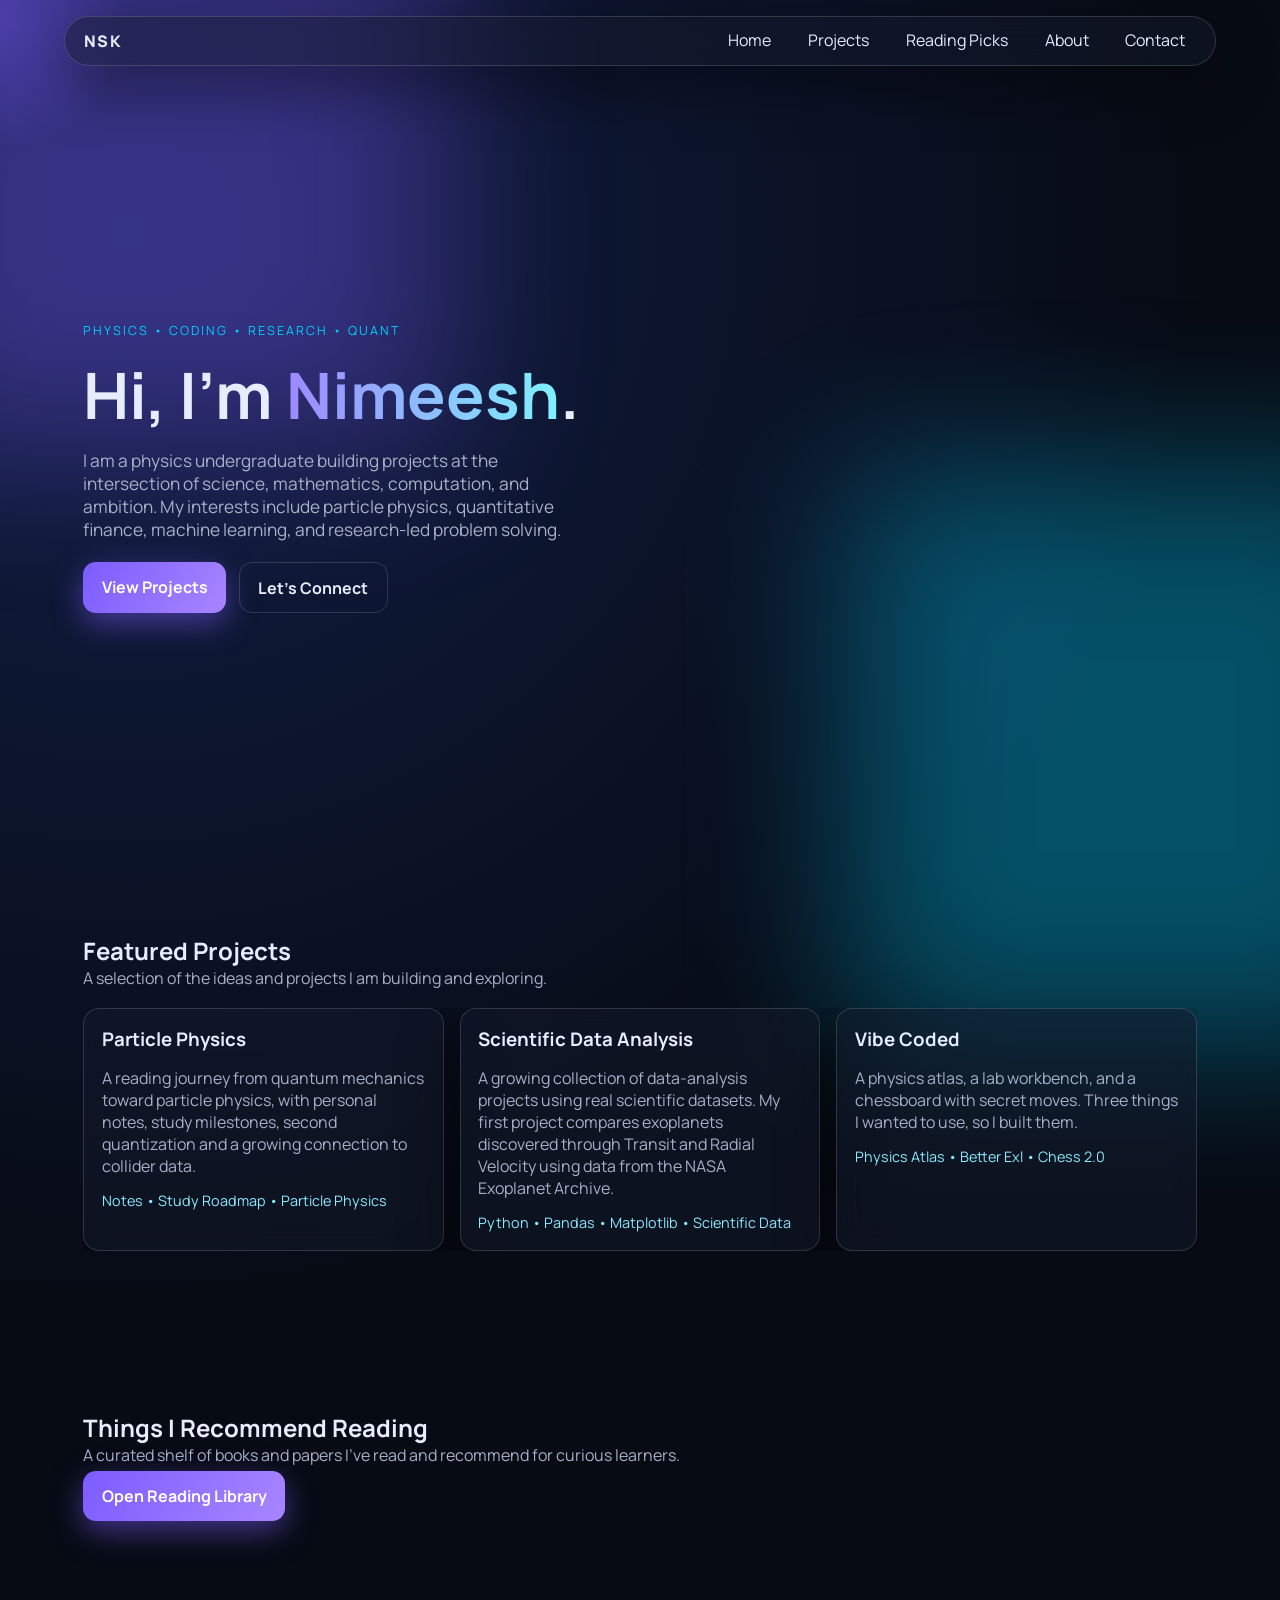
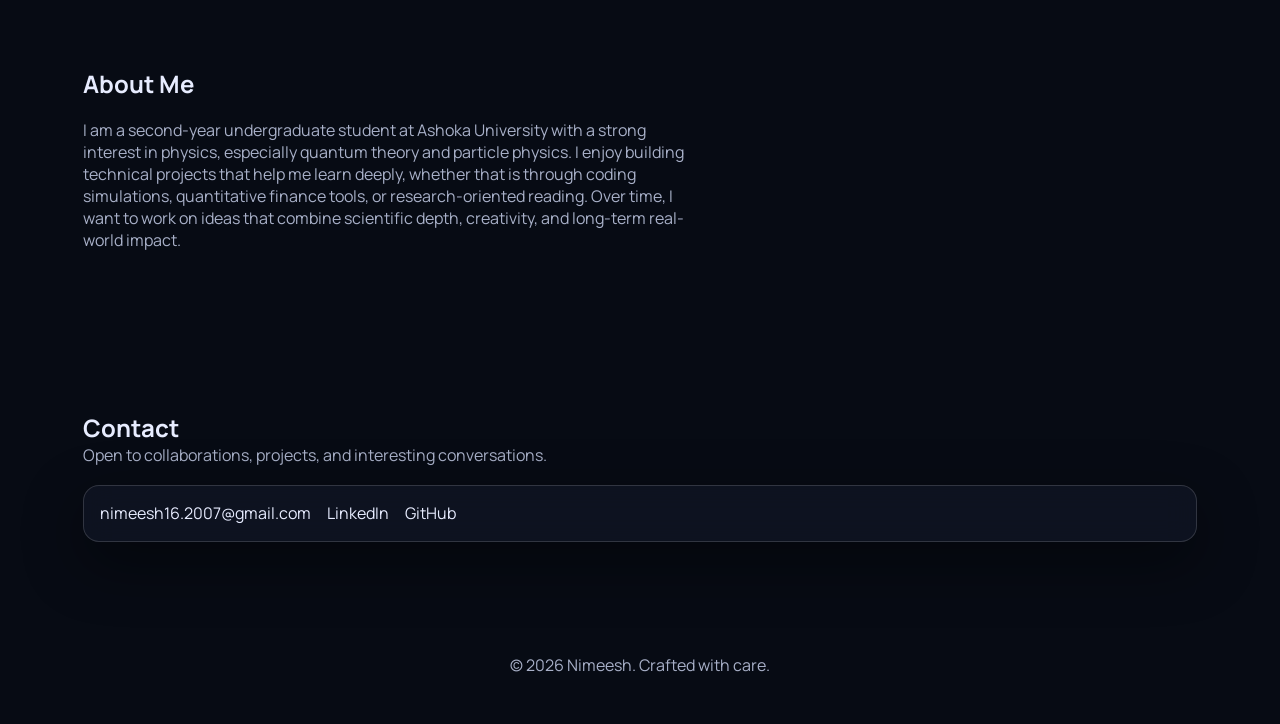
<file: index.html>
<!DOCTYPE html>
<html lang="en">

<head>
    <meta charset="UTF-8" />
    <meta name="viewport" content="width=device-width, initial-scale=1.0" />
    <title>Portfolio | Nimeesh</title>
    <meta name="description"
        content="Personal portfolio of Nimeesh, a physics undergraduate interested in particle physics, quantitative finance, coding, and research-driven projects." />
    <link rel="preconnect" href="https://fonts.googleapis.com" />
    <link rel="preconnect" href="https://fonts.gstatic.com" crossorigin />
    <link href="https://fonts.googleapis.com/css2?family=Manrope:wght@400;500;700;800&display=swap" rel="stylesheet" />
    <link rel="stylesheet" href="styles.css" />
</head>

<body>
    <div class="cursor-glow" aria-hidden="true"></div>

    <header class="site-header glass">
        <a class="brand" href="index.html#home">NSK</a>
        <nav>
            <button class="menu-toggle" aria-expanded="false" aria-controls="primary-nav">
                Menu
            </button>
            <ul id="primary-nav" class="nav-links">
                <li><a href="#home">Home</a></li>
                <li><a href="#projects">Projects</a></li>
                <li><a href="#reading-picks">Reading Picks</a></li>
                <li><a href="#about">About</a></li>
                <li><a href="#contact">Contact</a></li>
            </ul>
        </nav>
    </header>

    <main id="home" data-page class="page active">
        <section class="hero section reveal">
            <p class="eyebrow">Physics • Coding • Research • Quant</p>
            <h1>Hi, I'm <span class="text-gradient">Nimeesh</span>.</h1>
            <p class="lead">
                 I am a physics undergraduate building projects at the intersection of
                 science, mathematics, computation, and ambition. My interests include
                 particle physics, quantitative finance, machine learning, and research-led problem solving.
            </p>
            <div class="cta-group">
                <a class="btn btn-primary" href="#projects">View Projects</a>
                <a class="btn btn-secondary" href="#contact">Let's Connect</a>
            </div>
        </section>

        <section id="projects" class="section reveal">
            <div class="section-head">
                <h2>Featured Projects</h2>
                <p>A selection of the ideas and projects I am building and exploring.</p>
            </div>

            <div class="project-grid">
                <a class="project-card glass floating card-link" href="particle-physics.html">
                    <h3>Particle Physics</h3>
                    <p>
                        A reading journey from quantum mechanics toward particle physics, with personal notes,
                        study milestones, second quantization and a growing connection to collider data.
                    </p>
                    <span>Notes • Study Roadmap • Particle Physics</span>
                </a>
                <a class="project-card glass floating card-link" href="data-analysis.html">

                    <h3>Scientific Data Analysis</h3>

                    <p>
                        A growing collection of data-analysis projects using real scientific
                        datasets. My first project compares exoplanets discovered through
                        Transit and Radial Velocity using data from the NASA Exoplanet Archive.
                    </p>

                    <span>Python • Pandas • Matplotlib • Scientific Data</span>

                </a>
                <a class="project-card glass floating card-link" href="vibe-coded.html">
                    <h3>Vibe Coded</h3>
                    <p>A physics atlas, a lab workbench, and a chessboard with secret moves. Three things I wanted to use, so I built them.</p>
                    <span>Physics Atlas • Better Exl • Chess 2.0</span>
                </a>
            </div>
        </section>

        <section id="reading-picks" class="section reveal">
            <div class="section-head">
                <h2>Things I Recommend Reading</h2>
                <p>
                    A curated shelf of books and papers I've read and recommend for curious learners.
                </p>
            </div>
            <a class="btn btn-primary" href="recommended-readings.html">Open Reading Library</a>
        </section>

        <section id="about" class="section reveal">
            <div class="section-head">
                <h2>About Me</h2>
            </div>
            <p class="about-copy">
               I am a second-year undergraduate student at Ashoka University with a strong interest
               in physics, especially quantum theory and particle physics. I enjoy building technical
               projects that help me learn deeply, whether that is through coding simulations,
               quantitative finance tools, or research-oriented reading. Over time, I want to work on
               ideas that combine scientific depth, creativity, and long-term real-world impact.
            </p>
        </section>

        <section id="contact" class="section reveal">
            <div class="section-head">
                <h2>Contact</h2>
                <p>Open to collaborations, projects, and interesting conversations.</p>
            </div>
            <div class="contact-panel glass">
                <a href="mailto:nimeesh16.2007@gmail.com">nimeesh16.2007@gmail.com</a>
                <a href="https://www.linkedin.com/in/nimeesh-s-k-112713327/" target="_blank" rel="noreferrer">LinkedIn</a>
                <a href="https://github.com/SeasonalError" target="_blank" rel="noreferrer">GitHub</a>
            </div>
        </section>
    </main>

    <footer class="site-footer">
        <p>© <span id="year"></span> Nimeesh. Crafted with care.</p>
    </footer>

    <script src="script.js"></script>
</body>

</html>
</file>
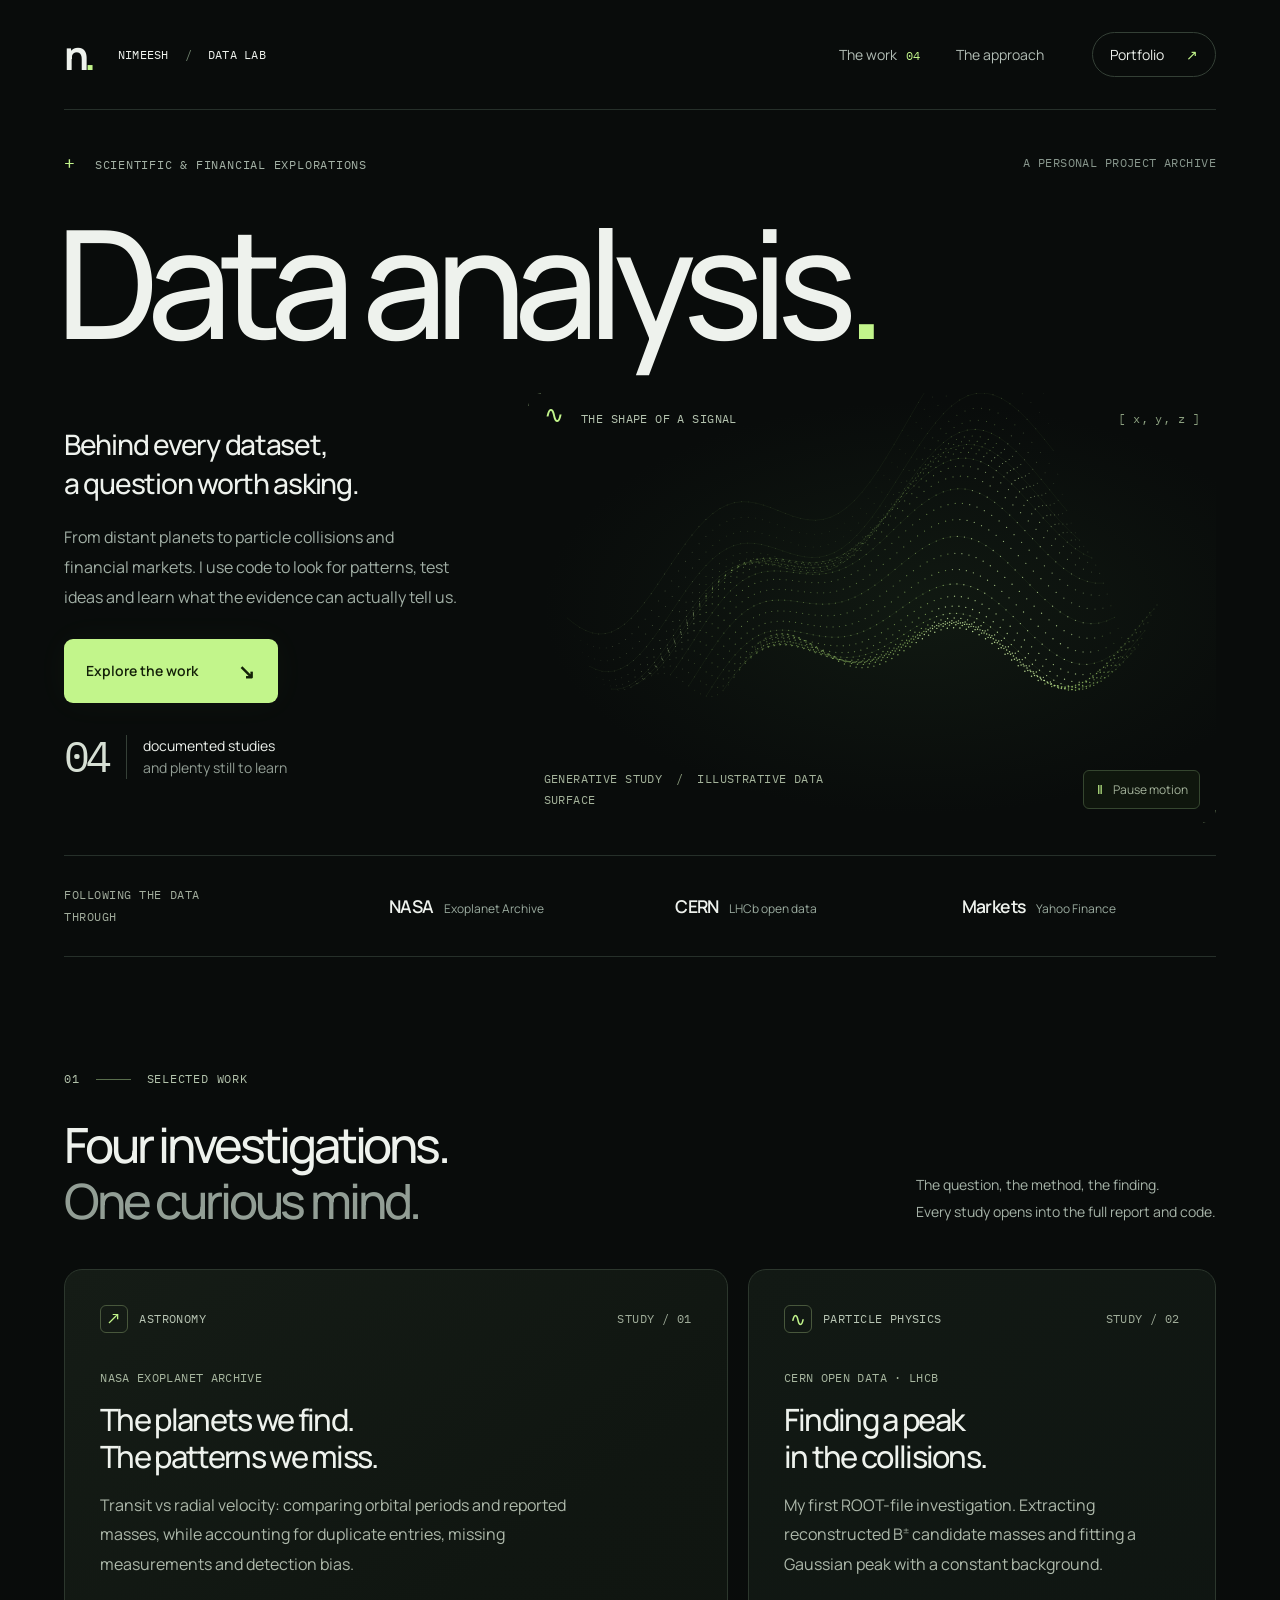
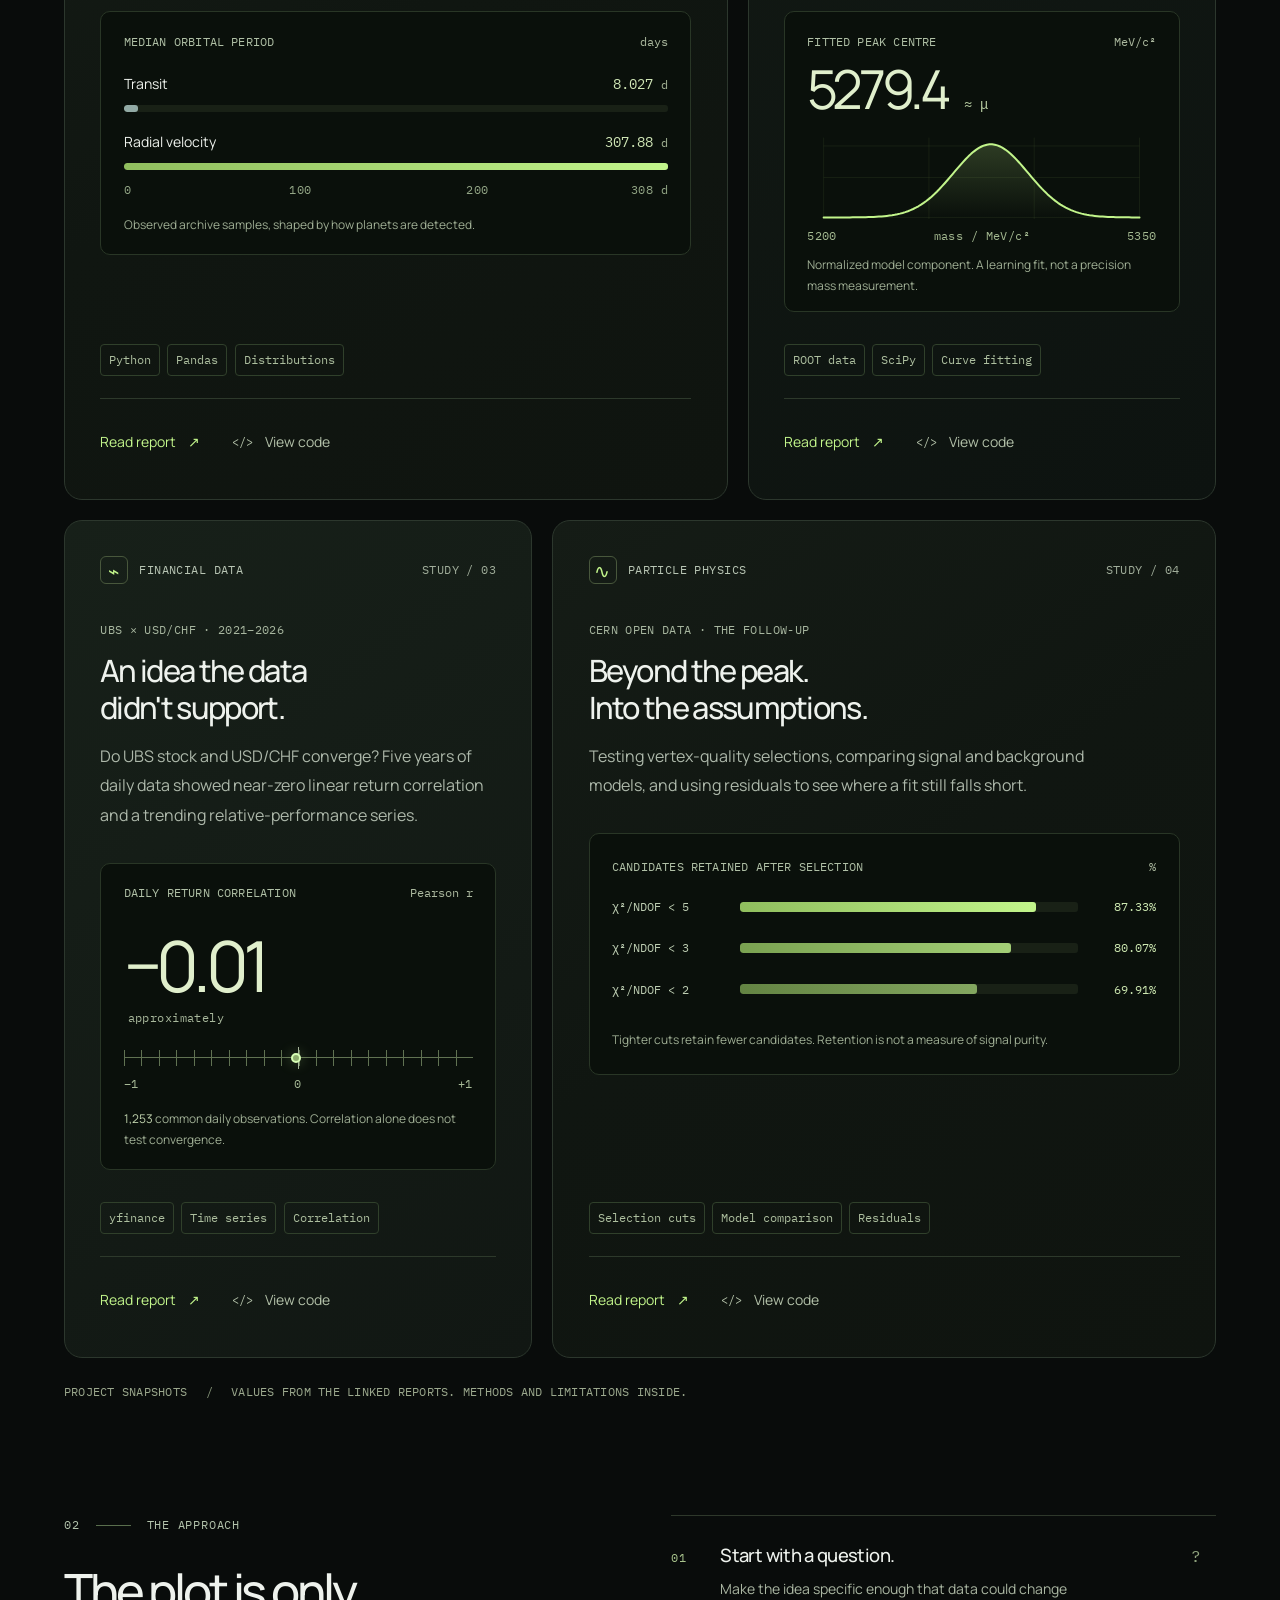
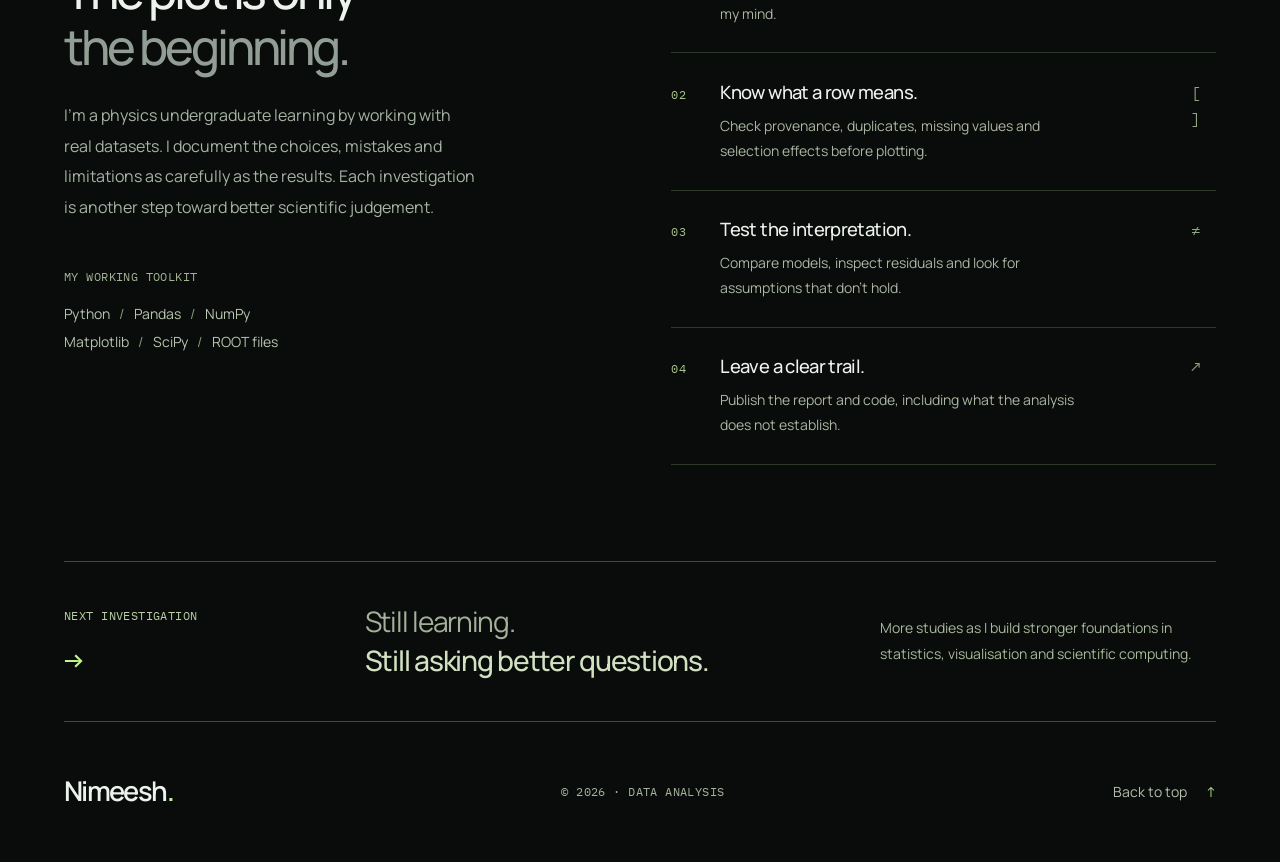
<file: data-analysis.html>
<!DOCTYPE html>
<html lang="en">
<head>
  <meta charset="utf-8">
  <meta name="viewport" content="width=device-width, initial-scale=1">
  <meta name="theme-color" content="#090c0b">
  <title>Data Analysis | Nimeesh</title>
  <meta name="description" content="Four investigations into exoplanets, CERN open data and financial markets. Explore Nimeesh's data analysis projects, findings, reports and Python code.">
  <link rel="stylesheet" href="assets/particle-physics/fonts.css">
  <link rel="stylesheet" href="data-analysis.css">
  <script src="data-analysis.js" defer></script>
</head>
<body>
  <a class="skip-link" href="#main">Skip to content</a>
  <div class="reading-line" aria-hidden="true"><span id="reading-line"></span></div>
  <header class="lab-header shell">
    <a class="lab-brand" href="index.html" aria-label="Nimeesh's portfolio"><span class="brand-mark" aria-hidden="true">n<span>.</span></span><span>NIMEESH <span class="brand-separator">/</span> DATA LAB</span></a>
    <nav aria-label="Data analysis navigation"><a href="#projects">The work <span class="nav-count">04</span></a><a href="#about-data">The approach</a></nav>
    <a class="back-link" href="index.html">Portfolio <span aria-hidden="true">↗</span></a>
  </header>

  <main id="main">
    <section class="hero shell" aria-labelledby="page-title">
      <div class="hero-overline"><p class="eyebrow"><span class="small-cross" aria-hidden="true">+</span> SCIENTIFIC &amp; FINANCIAL EXPLORATIONS</p><span class="hero-edition mono">A PERSONAL PROJECT ARCHIVE</span></div>
      <h1 id="page-title">Data analysis<span class="accent">.</span></h1>
      <div class="hero-grid">
        <div class="hero-copy">
          <h2>Behind every dataset,<br>a question worth asking.</h2>
          <p>From distant planets to particle collisions and financial markets. I use code to look for patterns, test ideas and learn what the evidence can actually tell us.</p>
          <a class="button button-primary" href="#projects">Explore the work <span aria-hidden="true">↘</span></a>
          <div class="hero-index"><span class="index-number">04</span><span>documented studies<br><span class="muted">and plenty still to learn</span></span></div>
        </div>
        <figure class="signal-stage" aria-labelledby="signal-caption">
          <div class="stage-top mono"><span><span class="signal-icon" aria-hidden="true">∿</span> THE SHAPE OF A SIGNAL</span><span aria-hidden="true">[ x, y, z ]</span></div>
          <canvas id="signal-surface" aria-hidden="true"></canvas>
          <p class="canvas-fallback" id="surface-fallback">Every point starts a question.</p>
          <figcaption id="signal-caption"><span class="mono">GENERATIVE STUDY <span class="caption-separator">/</span> ILLUSTRATIVE DATA SURFACE</span><button id="motion-toggle" class="motion-button" type="button" aria-pressed="false" hidden><span class="motion-icon" aria-hidden="true">Ⅱ</span><span id="motion-label">Pause motion</span></button></figcaption>
        </figure>
      </div>
      <div class="source-strip"><span class="mono">FOLLOWING THE DATA THROUGH</span><span>NASA <small>Exoplanet Archive</small></span><span>CERN <small>LHCb open data</small></span><span>Markets <small>Yahoo Finance</small></span></div>
    </section>

    <section id="projects" class="projects shell section-space" aria-labelledby="projects-title">
      <div class="section-heading" data-reveal><div><p class="eyebrow">01 <span class="label-rule" aria-hidden="true"></span> SELECTED WORK</p><h2 id="projects-title">Four investigations.<br><span class="muted">One curious mind.</span></h2></div><p class="section-description">The question, the method, the finding.<br>Every study opens into the full report and code.</p></div>
      <div class="project-grid">
        <article class="project-card project-planets" aria-labelledby="planets-title" data-reveal>
          <div class="project-top"><span class="project-category"><span class="category-symbol" aria-hidden="true">↗</span> ASTRONOMY</span><span class="project-number mono">STUDY / 01</span></div>
          <div class="project-intro"><p class="source-label mono">NASA EXOPLANET ARCHIVE</p><h3 id="planets-title">The planets we find.<br>The patterns we miss.</h3><p>Transit vs radial velocity: comparing orbital periods and reported masses, while accounting for duplicate entries, missing measurements and detection bias.</p></div>
          <figure class="project-visual period-visual" aria-labelledby="period-caption">
            <figcaption id="period-caption"><span class="mono">MEDIAN ORBITAL PERIOD</span><span class="unit-label">days</span></figcaption>
            <div class="period-row"><div class="chart-row-label"><span>Transit</span><strong>8.027 <small>d</small></strong></div><div class="bar-track" aria-hidden="true"><span class="bar-fill transit-bar" style="--bar-size:2.6071%"></span></div></div>
            <div class="period-row"><div class="chart-row-label"><span>Radial velocity</span><strong>307.88 <small>d</small></strong></div><div class="bar-track" aria-hidden="true"><span class="bar-fill" style="--bar-size:100%"></span></div></div>
            <div class="chart-axis mono" aria-hidden="true"><span>0</span><span>100</span><span>200</span><span>308 d</span></div>
            <p class="chart-note">Observed archive samples, shaped by how planets are detected.</p>
          </figure>
          <div class="project-bottom"><ul class="tags" aria-label="Methods"><li>Python</li><li>Pandas</li><li>Distributions</li></ul><div class="project-links"><a href="assets/Data%20Analysis/Project%201/Data_Analysis_One.pdf" target="_blank" rel="noreferrer">Read report <span aria-hidden="true">↗</span><span class="sr-only">: exoplanets (PDF, opens in a new tab)</span></a><a class="code-link" href="https://github.com/SeasonalError/Data-Analysis/tree/main/Data%20Analysis%201(%20Nasa%20Exoplanets)" target="_blank" rel="noreferrer"><span aria-hidden="true">&lt;/&gt;</span> View code<span class="sr-only">: exoplanets (opens in a new tab)</span></a></div></div>
        </article>

        <article class="project-card project-peak" aria-labelledby="peak-title" data-reveal>
          <div class="project-top"><span class="project-category"><span class="category-symbol" aria-hidden="true">∿</span> PARTICLE PHYSICS</span><span class="project-number mono">STUDY / 02</span></div>
          <div class="project-intro"><p class="source-label mono">CERN OPEN DATA · LHCB</p><h3 id="peak-title">Finding a peak<br>in the collisions.</h3><p>My first ROOT-file investigation. Extracting reconstructed B<sup>±</sup> candidate masses and fitting a Gaussian peak with a constant background.</p></div>
          <figure class="project-visual peak-visual" aria-labelledby="peak-caption">
            <figcaption id="peak-caption"><span class="mono">FITTED PEAK CENTRE</span><span class="unit-label">MeV/c²</span></figcaption>
            <div class="peak-value">5279.4<span>≈ μ</span></div>
            <svg class="peak-plot" viewBox="0 0 420 120" role="img" aria-labelledby="peak-plot-title peak-plot-desc">
              <title id="peak-plot-title">Normalized Gaussian peak component</title><desc id="peak-plot-desc">Model curve reconstructed using the report's centre of approximately 5279.4 MeV per c squared and width of 17.75 MeV per c squared. These are model values, not observed candidate counts.</desc>
              <defs><linearGradient id="peak-fill" x1="0" y1="0" x2="0" y2="1"><stop offset="0" stop-color="#c2f58b" stop-opacity=".19"/><stop offset="1" stop-color="#c2f58b" stop-opacity="0"/></linearGradient></defs>
              <path class="plot-grid" d="M20 24H400M20 62H400M20 110H400M20 14V112M146.67 14V112M273.33 14V112M400 14V112"/>
              <!-- The normalized model curve is calculated from the report's mu and sigma. -->
              <path class="peak-area" fill="url(#peak-fill)" d="M20.000 109.996 L23.167 109.995 L26.333 109.993 L29.500 109.990 L32.667 109.987 L35.833 109.982 L39.000 109.976 L42.167 109.968 L45.333 109.958 L48.500 109.945 L51.667 109.928 L54.833 109.906 L58.000 109.878 L61.167 109.843 L64.333 109.799 L67.500 109.743 L70.667 109.674 L73.833 109.589 L77.000 109.484 L80.167 109.354 L83.333 109.197 L86.500 109.006 L89.667 108.775 L92.833 108.499 L96.000 108.170 L99.167 107.779 L102.333 107.318 L105.500 106.777 L108.667 106.147 L111.833 105.416 L115.000 104.574 L118.167 103.609 L121.333 102.509 L124.500 101.263 L127.667 99.860 L130.833 98.291 L134.000 96.545 L137.167 94.615 L140.333 92.496 L143.500 90.184 L146.667 87.677 L149.833 84.978 L153.000 82.090 L156.167 79.024 L159.333 75.790 L162.500 72.406 L165.667 68.892 L168.833 65.272 L172.000 61.573 L175.167 57.828 L178.333 54.071 L181.500 50.341 L184.667 46.676 L187.833 43.119 L191.000 39.712 L194.167 36.496 L197.333 33.514 L200.500 30.804 L203.667 28.404 L206.833 26.347 L210.000 24.663 L213.167 23.375 L216.333 22.503 L219.500 22.059 L222.667 22.050 L225.833 22.477 L229.000 23.332 L232.167 24.603 L235.333 26.272 L238.500 28.315 L241.667 30.702 L244.833 33.400 L248.000 36.372 L251.167 39.579 L254.333 42.980 L257.500 46.532 L260.667 50.193 L263.833 53.921 L267.000 57.678 L270.167 61.424 L273.333 65.125 L276.500 68.749 L279.667 72.268 L282.833 75.658 L286.000 78.897 L289.167 81.971 L292.333 84.866 L295.500 87.573 L298.667 90.088 L301.833 92.408 L305.000 94.534 L308.167 96.471 L311.333 98.224 L314.500 99.801 L317.667 101.210 L320.833 102.462 L324.000 103.567 L327.167 104.538 L330.333 105.385 L333.500 106.120 L336.667 106.754 L339.833 107.298 L343.000 107.762 L346.167 108.155 L349.333 108.487 L352.500 108.765 L355.667 108.997 L358.833 109.190 L362.000 109.349 L365.167 109.479 L368.333 109.585 L371.500 109.671 L374.667 109.741 L377.833 109.797 L381.000 109.841 L384.167 109.877 L387.333 109.905 L390.500 109.927 L393.667 109.944 L396.833 109.957 L400.000 109.968 L400 110 L20 110 Z"/>
              <path id="peak-curve" class="plot-line" d="M20.000 109.996 L23.167 109.995 L26.333 109.993 L29.500 109.990 L32.667 109.987 L35.833 109.982 L39.000 109.976 L42.167 109.968 L45.333 109.958 L48.500 109.945 L51.667 109.928 L54.833 109.906 L58.000 109.878 L61.167 109.843 L64.333 109.799 L67.500 109.743 L70.667 109.674 L73.833 109.589 L77.000 109.484 L80.167 109.354 L83.333 109.197 L86.500 109.006 L89.667 108.775 L92.833 108.499 L96.000 108.170 L99.167 107.779 L102.333 107.318 L105.500 106.777 L108.667 106.147 L111.833 105.416 L115.000 104.574 L118.167 103.609 L121.333 102.509 L124.500 101.263 L127.667 99.860 L130.833 98.291 L134.000 96.545 L137.167 94.615 L140.333 92.496 L143.500 90.184 L146.667 87.677 L149.833 84.978 L153.000 82.090 L156.167 79.024 L159.333 75.790 L162.500 72.406 L165.667 68.892 L168.833 65.272 L172.000 61.573 L175.167 57.828 L178.333 54.071 L181.500 50.341 L184.667 46.676 L187.833 43.119 L191.000 39.712 L194.167 36.496 L197.333 33.514 L200.500 30.804 L203.667 28.404 L206.833 26.347 L210.000 24.663 L213.167 23.375 L216.333 22.503 L219.500 22.059 L222.667 22.050 L225.833 22.477 L229.000 23.332 L232.167 24.603 L235.333 26.272 L238.500 28.315 L241.667 30.702 L244.833 33.400 L248.000 36.372 L251.167 39.579 L254.333 42.980 L257.500 46.532 L260.667 50.193 L263.833 53.921 L267.000 57.678 L270.167 61.424 L273.333 65.125 L276.500 68.749 L279.667 72.268 L282.833 75.658 L286.000 78.897 L289.167 81.971 L292.333 84.866 L295.500 87.573 L298.667 90.088 L301.833 92.408 L305.000 94.534 L308.167 96.471 L311.333 98.224 L314.500 99.801 L317.667 101.210 L320.833 102.462 L324.000 103.567 L327.167 104.538 L330.333 105.385 L333.500 106.120 L336.667 106.754 L339.833 107.298 L343.000 107.762 L346.167 108.155 L349.333 108.487 L352.500 108.765 L355.667 108.997 L358.833 109.190 L362.000 109.349 L365.167 109.479 L368.333 109.585 L371.500 109.671 L374.667 109.741 L377.833 109.797 L381.000 109.841 L384.167 109.877 L387.333 109.905 L390.500 109.927 L393.667 109.944 L396.833 109.957 L400.000 109.968"/>
            </svg>
            <div class="model-axis mono" aria-hidden="true"><span>5200</span><span>mass / MeV/c²</span><span>5350</span></div>
            <p class="chart-note">Normalized model component. A learning fit, not a precision mass measurement.</p>
          </figure>
          <div class="project-bottom"><ul class="tags" aria-label="Methods"><li>ROOT data</li><li>SciPy</li><li>Curve fitting</li></ul><div class="project-links"><a href="assets/Data%20Analysis/Data%20Analysis%202(CERN%202017%20B%2B)/Data_analysis_2.pdf" target="_blank" rel="noreferrer">Read report <span aria-hidden="true">↗</span><span class="sr-only">: B meson mass peak (PDF, opens in a new tab)</span></a><a class="code-link" href="https://github.com/SeasonalError/Data-Analysis/tree/main/Data%20Analysis%202(CERN%202017%20B%2B)" target="_blank" rel="noreferrer"><span aria-hidden="true">&lt;/&gt;</span> View code<span class="sr-only">: CERN analysis (opens in a new tab)</span></a></div></div>
        </article>

        <article class="project-card project-markets" aria-labelledby="markets-title" data-reveal>
          <div class="project-top"><span class="project-category"><span class="category-symbol" aria-hidden="true">⌁</span> FINANCIAL DATA</span><span class="project-number mono">STUDY / 03</span></div>
          <div class="project-intro"><p class="source-label mono">UBS × USD/CHF · 2021–2026</p><h3 id="markets-title">An idea the data<br>didn't support.</h3><p>Do UBS stock and USD/CHF converge? Five years of daily data showed near-zero linear return correlation and a trending relative-performance series.</p></div>
          <figure class="project-visual correlation-visual" aria-labelledby="correlation-caption">
            <figcaption id="correlation-caption"><span class="mono">DAILY RETURN CORRELATION</span><span class="unit-label">Pearson r</span></figcaption>
            <div class="correlation-value">−0.01<span>approximately</span></div>
            <div class="correlation-scale" role="img" aria-label="Pearson correlation of approximately minus 0.01, very close to zero on a scale from minus one to plus one"><span class="scale-centre" aria-hidden="true"></span><span class="scale-point" style="--correlation-position:49.5%" aria-hidden="true"></span></div>
            <div class="correlation-axis mono" aria-hidden="true"><span>−1</span><span>0</span><span>+1</span></div>
            <p class="chart-note"><strong>1,253</strong> common daily observations. Correlation alone does not test convergence.</p>
          </figure>
          <div class="project-bottom"><ul class="tags" aria-label="Methods"><li>yfinance</li><li>Time series</li><li>Correlation</li></ul><div class="project-links"><a href="assets/Data%20Analysis/Data%20Analysis%203(UBS%20and%20Forex)/Data_Analysis_3.pdf" target="_blank" rel="noreferrer">Read report <span aria-hidden="true">↗</span><span class="sr-only">: UBS and USD/CHF (PDF, opens in a new tab)</span></a><a class="code-link" href="https://github.com/SeasonalError/Data-Analysis/tree/main/Data%20Analysis%203(UBS%20and%20Forex)" target="_blank" rel="noreferrer"><span aria-hidden="true">&lt;/&gt;</span> View code<span class="sr-only">: UBS and USD/CHF (opens in a new tab)</span></a></div></div>
        </article>

        <article class="project-card project-selection" aria-labelledby="selection-title" data-reveal>
          <div class="project-top"><span class="project-category"><span class="category-symbol" aria-hidden="true">∿</span> PARTICLE PHYSICS</span><span class="project-number mono">STUDY / 04</span></div>
          <div class="project-intro"><p class="source-label mono">CERN OPEN DATA · THE FOLLOW-UP</p><h3 id="selection-title">Beyond the peak.<br>Into the assumptions.</h3><p>Testing vertex-quality selections, comparing signal and background models, and using residuals to see where a fit still falls short.</p></div>
          <figure class="project-visual retention-visual" aria-labelledby="retention-caption">
            <figcaption id="retention-caption"><span class="mono">CANDIDATES RETAINED AFTER SELECTION</span><span class="unit-label">%</span></figcaption>
            <div class="retention-row"><span class="threshold">χ²/NDOF &lt; 5</span><div class="bar-track" aria-hidden="true"><span class="bar-fill" style="--bar-size:87.33%"></span></div><strong>87.33%</strong></div>
            <div class="retention-row"><span class="threshold">χ²/NDOF &lt; 3</span><div class="bar-track" aria-hidden="true"><span class="bar-fill" style="--bar-size:80.07%"></span></div><strong>80.07%</strong></div>
            <div class="retention-row"><span class="threshold">χ²/NDOF &lt; 2</span><div class="bar-track" aria-hidden="true"><span class="bar-fill" style="--bar-size:69.91%"></span></div><strong>69.91%</strong></div>
            <p class="chart-note">Tighter cuts retain fewer candidates. Retention is not a measure of signal purity.</p>
          </figure>
          <div class="project-bottom"><ul class="tags" aria-label="Methods"><li>Selection cuts</li><li>Model comparison</li><li>Residuals</li></ul><div class="project-links"><a href="assets/Data%20Analysis/Data%20Analysis%202(CERN%202017%20B%2B)/Data_Analysis_2_part_2.pdf" target="_blank" rel="noreferrer">Read report <span aria-hidden="true">↗</span><span class="sr-only">: candidate selection and models (PDF, opens in a new tab)</span></a><a class="code-link" href="https://github.com/SeasonalError/Data-Analysis/tree/main/Data%20Analysis%202(CERN%202017%20B%2B)" target="_blank" rel="noreferrer"><span aria-hidden="true">&lt;/&gt;</span> View code<span class="sr-only">: CERN follow-up (opens in a new tab)</span></a></div></div>
        </article>
      </div>
      <p class="results-note mono">PROJECT SNAPSHOTS <span aria-hidden="true">/</span> VALUES FROM THE LINKED REPORTS. METHODS AND LIMITATIONS INSIDE.</p>
    </section>

    <section id="about-data" class="approach shell section-space" aria-labelledby="approach-title">
      <div class="approach-copy" data-reveal><p class="eyebrow">02 <span class="label-rule" aria-hidden="true"></span> THE APPROACH</p><h2 id="approach-title">The plot is only<br><span class="muted">the beginning.</span></h2><p>I'm a physics undergraduate learning by working with real datasets. I document the choices, mistakes and limitations as carefully as the results. Each investigation is another step toward better scientific judgement.</p><div class="toolkit"><span class="mono">MY WORKING TOOLKIT</span><p>Python <span>/</span> Pandas <span>/</span> NumPy<br>Matplotlib <span>/</span> SciPy <span>/</span> ROOT files</p></div></div>
      <ol class="method-list" aria-label="My analysis process">
        <li data-reveal><span class="method-index mono">01</span><div><h3>Start with a question.</h3><p>Make the idea specific enough that data could change my mind.</p></div><span class="method-code mono" aria-hidden="true">?</span></li>
        <li data-reveal><span class="method-index mono">02</span><div><h3>Know what a row means.</h3><p>Check provenance, duplicates, missing values and selection effects before plotting.</p></div><span class="method-code mono" aria-hidden="true">[ ]</span></li>
        <li data-reveal><span class="method-index mono">03</span><div><h3>Test the interpretation.</h3><p>Compare models, inspect residuals and look for assumptions that don't hold.</p></div><span class="method-code mono" aria-hidden="true">≠</span></li>
        <li data-reveal><span class="method-index mono">04</span><div><h3>Leave a clear trail.</h3><p>Publish the report and code, including what the analysis does not establish.</p></div><span class="method-code mono" aria-hidden="true">↗</span></li>
      </ol>
    </section>
    <aside class="next-note shell" aria-label="Future projects" data-reveal><span class="mono next-label">NEXT INVESTIGATION <span aria-hidden="true">→</span></span><p>Still learning.<br><strong>Still asking better questions.</strong></p><span class="next-copy">More studies as I build stronger foundations in statistics, visualisation and scientific computing.</span></aside>
  </main>
  <footer class="lab-footer shell"><a class="footer-brand" href="index.html">Nimeesh<span class="accent">.</span></a><span class="mono">© <span id="year">2026</span> · DATA ANALYSIS</span><a href="#main">Back to top <span aria-hidden="true">↑</span></a></footer>
</body>
</html>
</file>
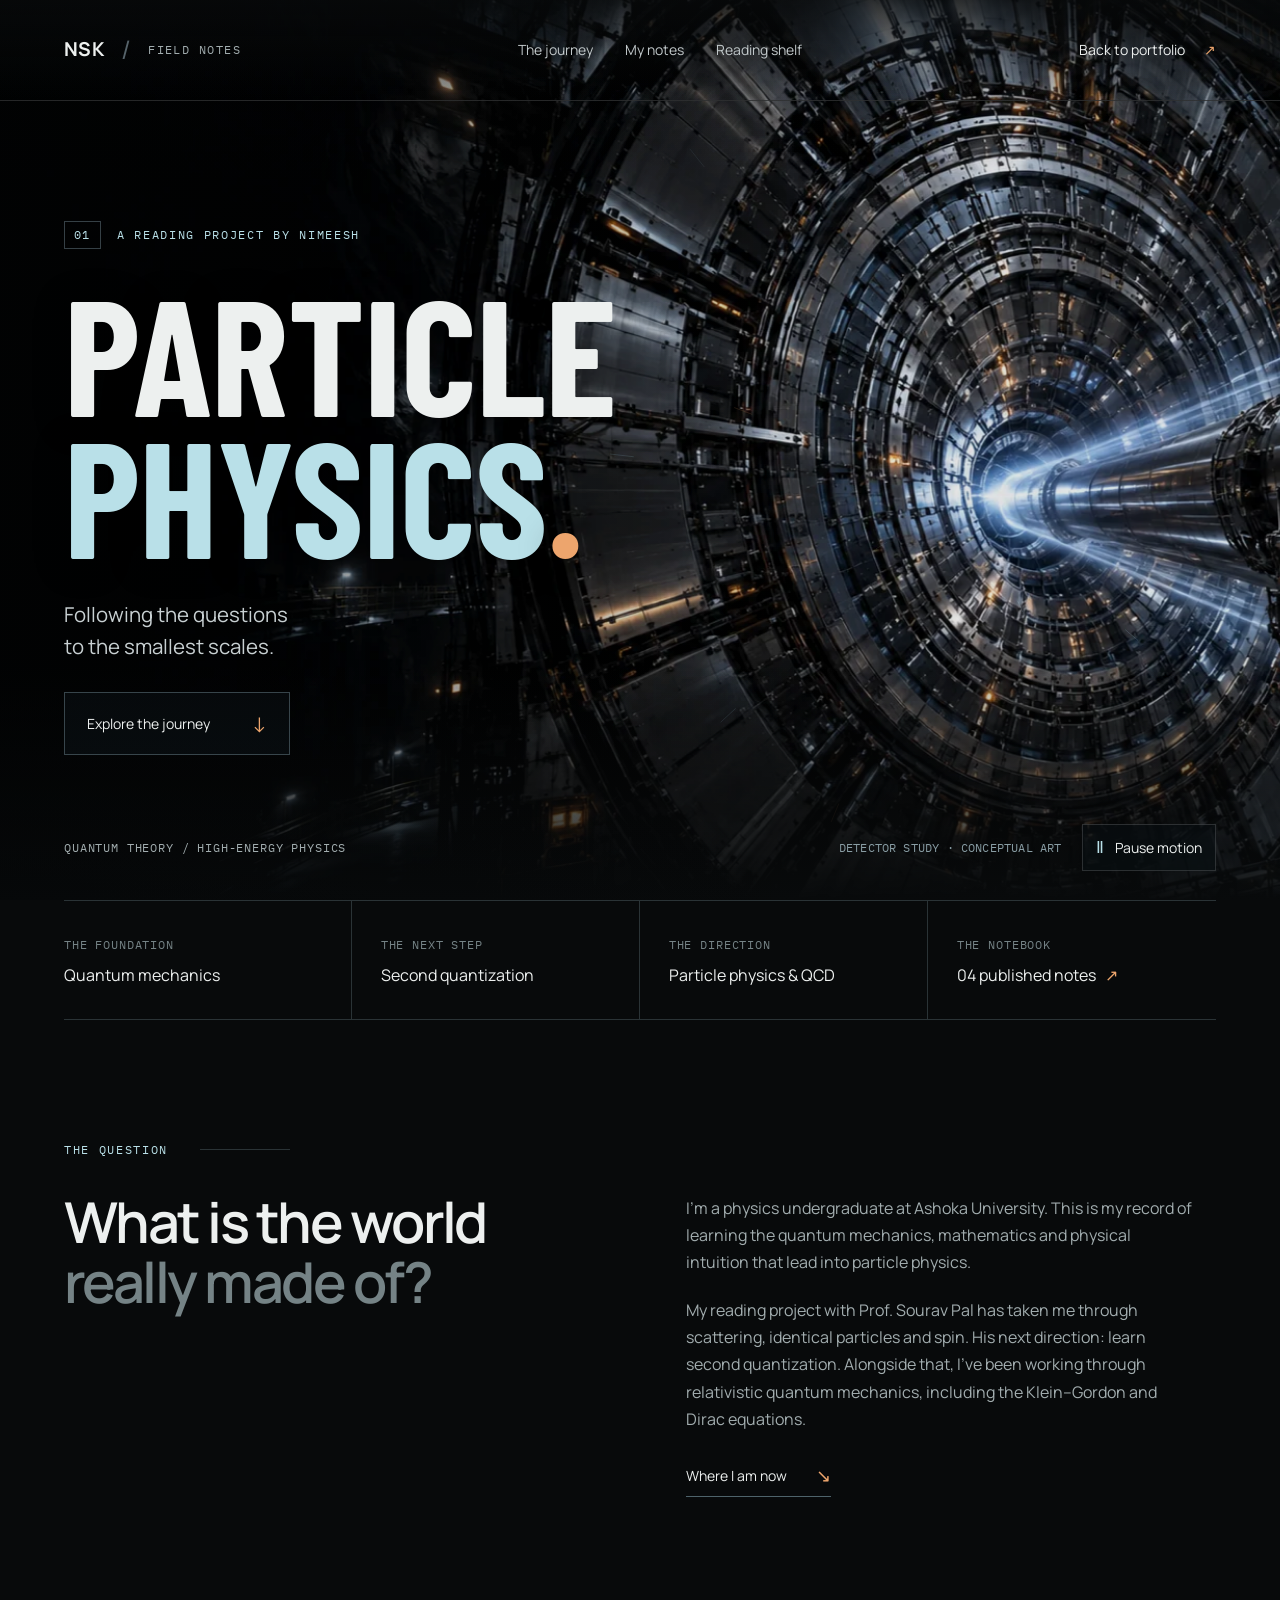
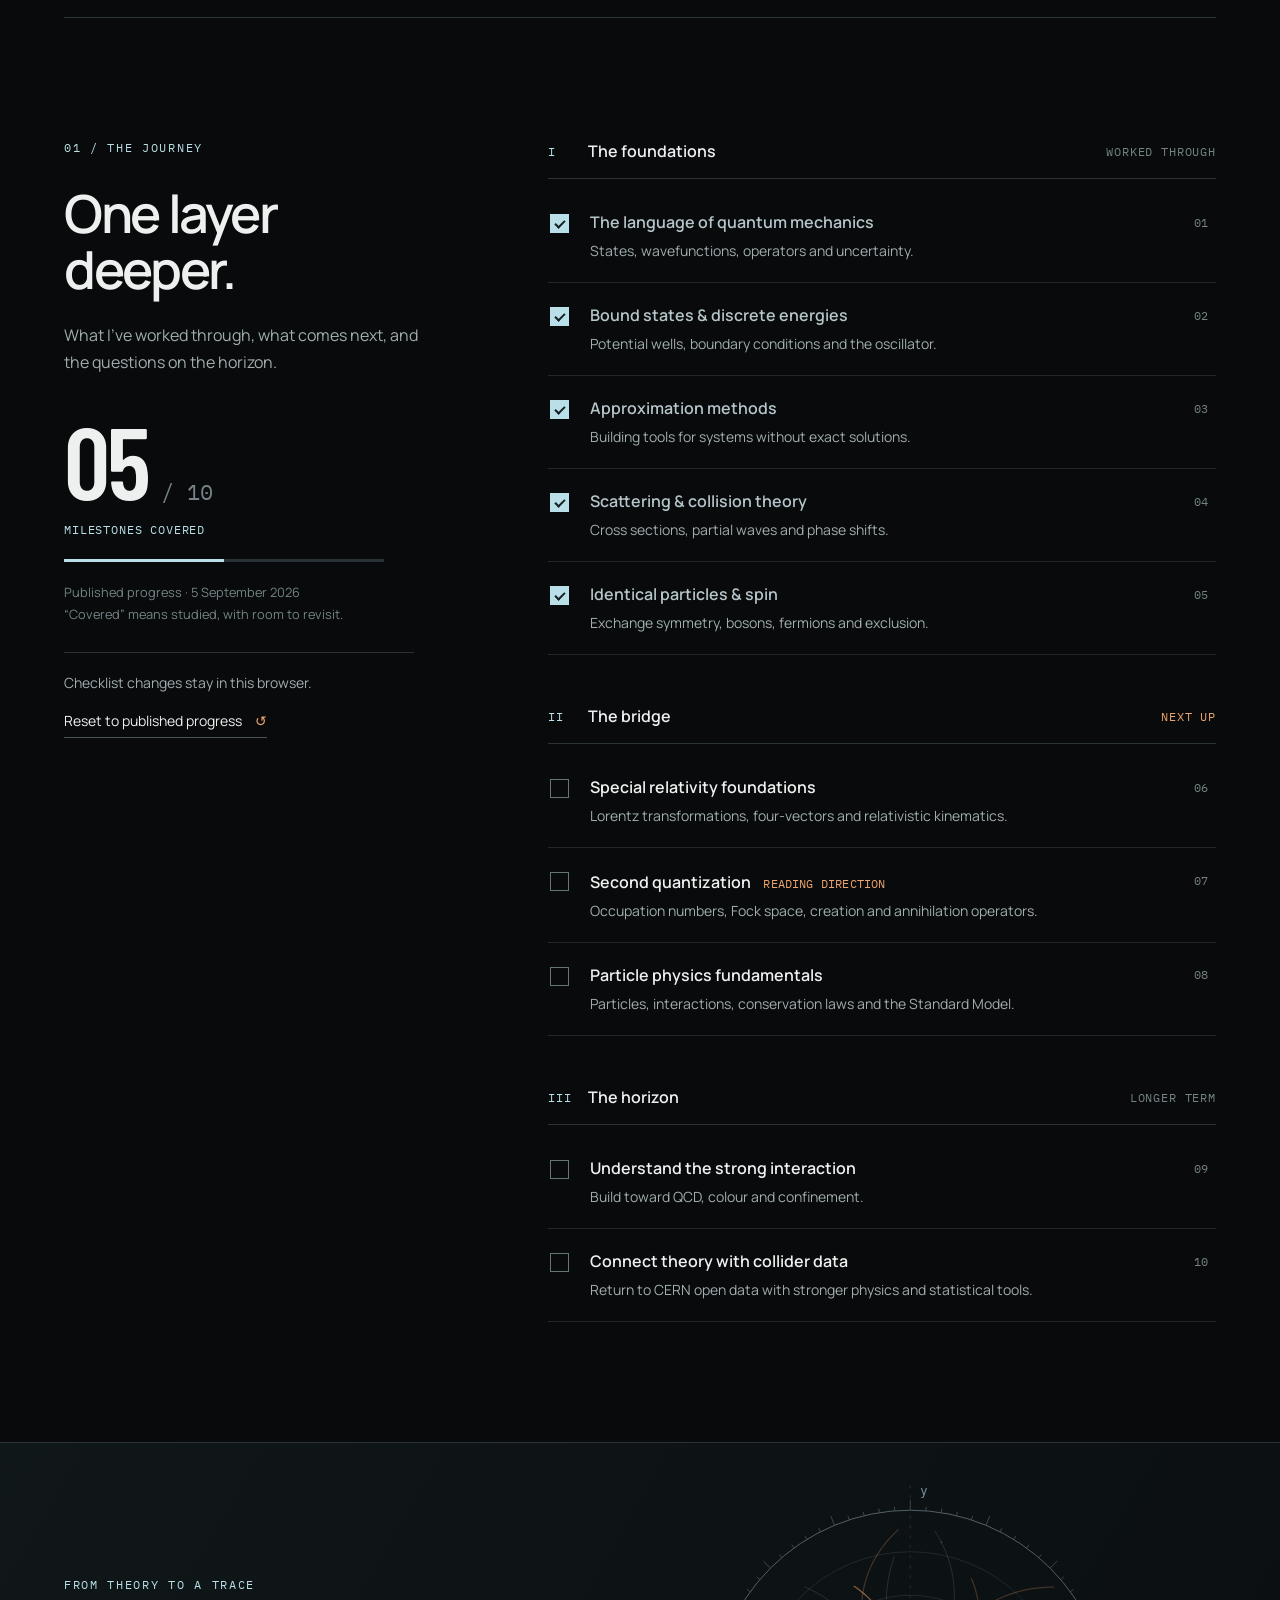
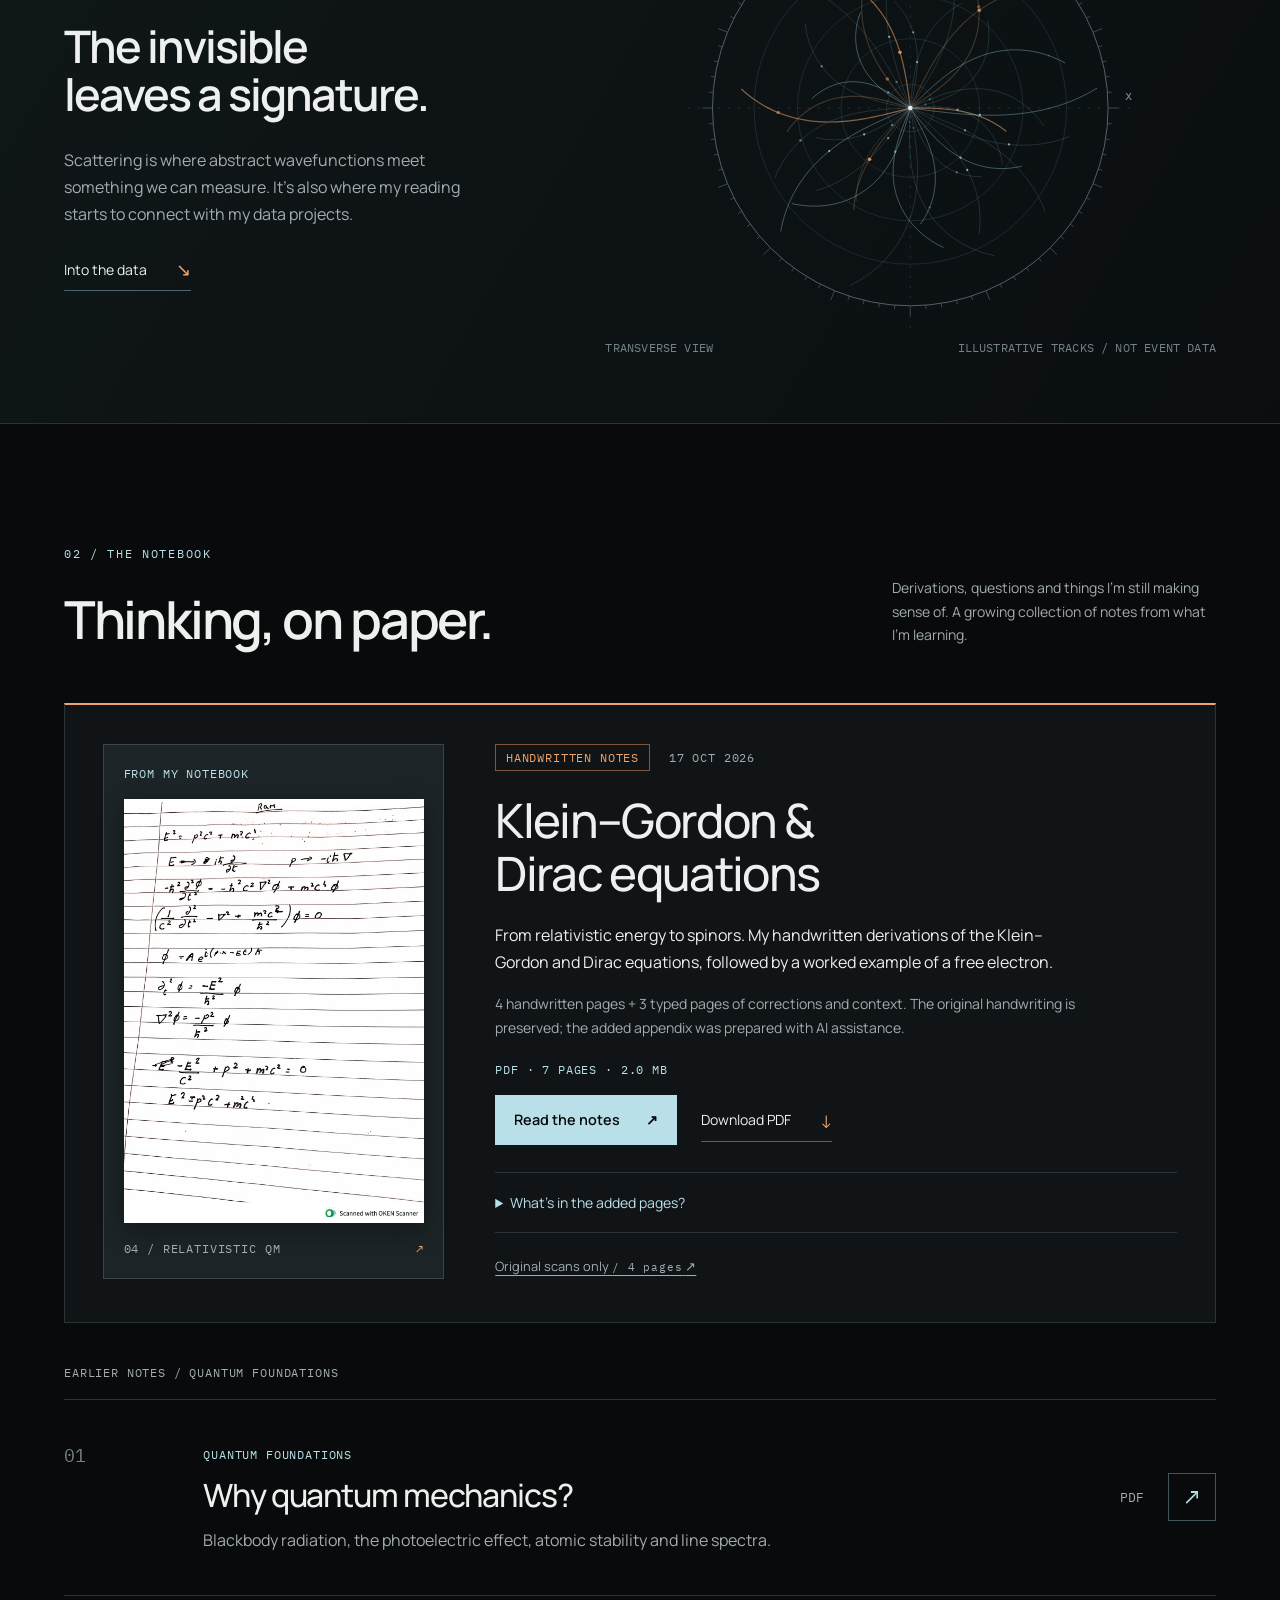
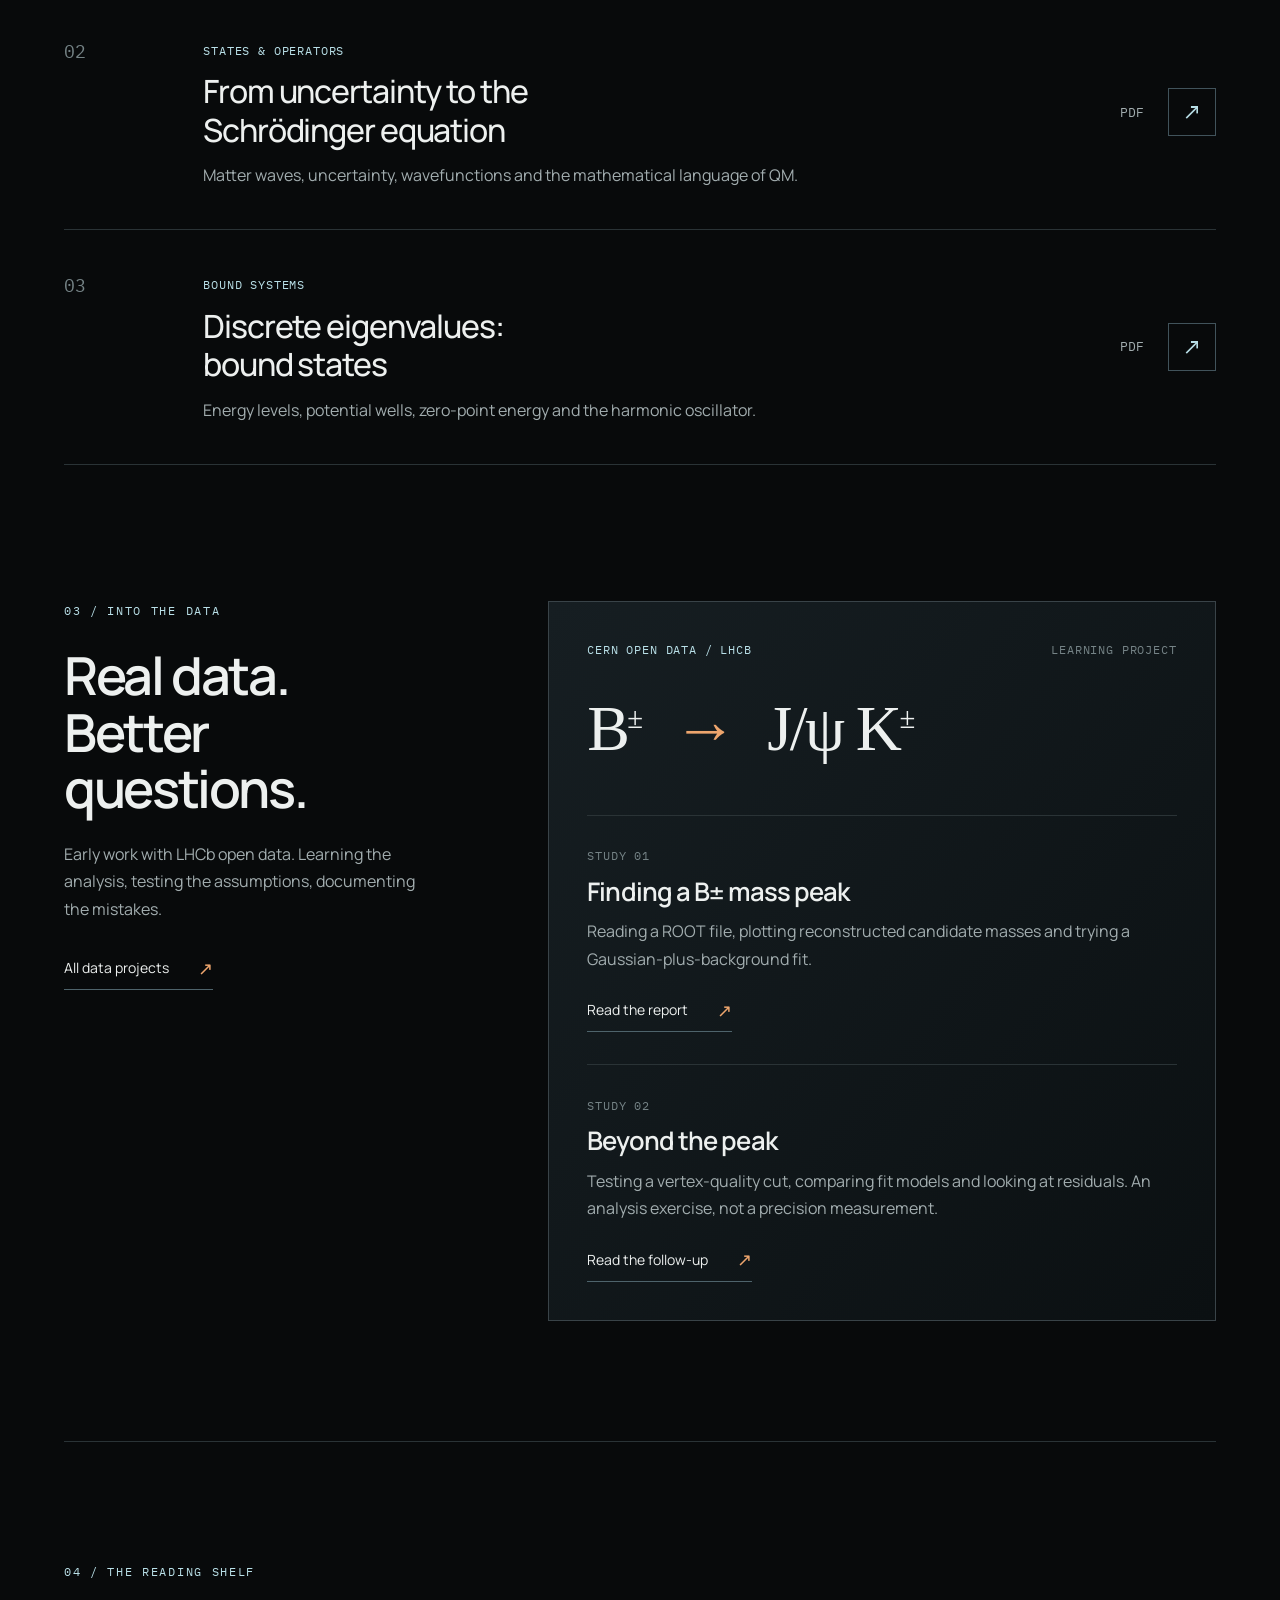
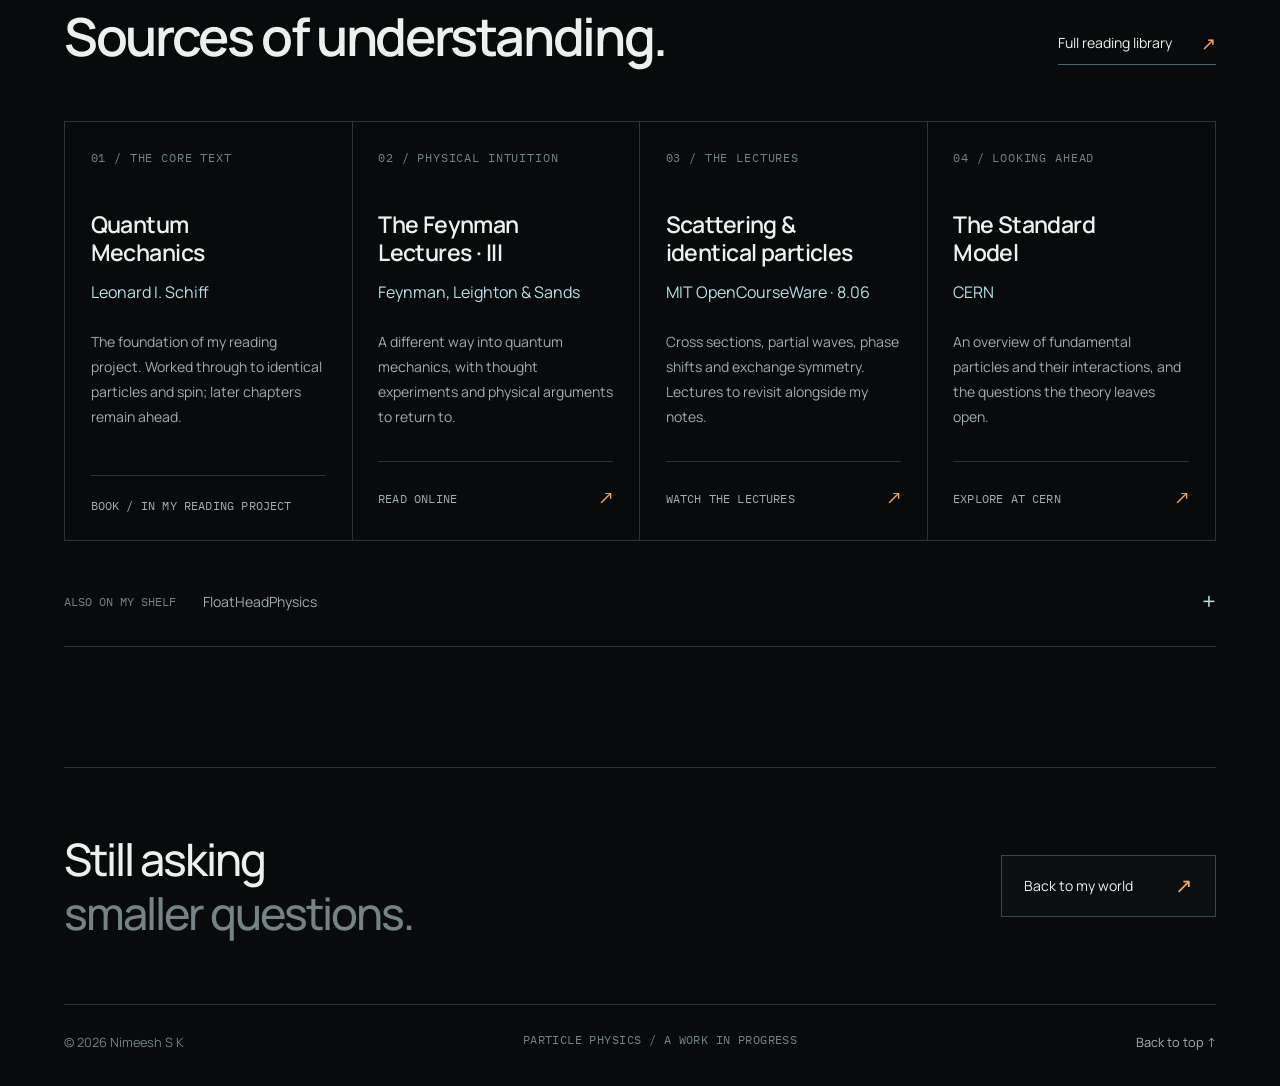
<file: particle-physics.html>
<!DOCTYPE html>
<html lang="en">
<head>
  <meta charset="utf-8">
  <meta name="viewport" content="width=device-width, initial-scale=1">
  <meta name="theme-color" content="#080a0b">
  <title>Particle Physics | Nimeesh</title>
  <meta name="description" content="Nimeesh's reading journey from quantum mechanics to particle physics: handwritten Klein-Gordon and Dirac notes, study milestones, CERN open-data projects and reading resources.">
  <link rel="stylesheet" href="assets/particle-physics/fonts.css">
  <link rel="stylesheet" href="particle-physics.css">
  <link rel="preload" href="assets/particle-physics/detector-hero.webp" as="image" fetchpriority="high">
  <script src="particle-physics.js" defer></script>
</head>
<body>
  <a class="skip-link" href="#main">Skip to content</a>
  <div class="reading-progress" aria-hidden="true"><span id="reading-progress"></span></div>
  <header class="masthead">
    <a class="brand" href="index.html" aria-label="Nimeesh's main portfolio">NSK<span class="brand-divider">/</span><span class="brand-sub">FIELD NOTES</span></a>
    <nav aria-label="Particle physics navigation">
      <a href="#journey">The journey</a>
      <a href="#my-notes">My notes</a>
      <a href="#recommended">Reading shelf</a>
    </nav>
    <a class="return-link" href="index.html">Back to portfolio <span aria-hidden="true">↗</span></a>
  </header>

  <main id="main">
    <section class="hero" aria-labelledby="page-title">
      <div class="hero-scene" aria-hidden="true">
        <img id="detector" src="assets/particle-physics/detector-hero.webp" width="1672" height="941" alt="" fetchpriority="high">
        <canvas id="hero-tracks"></canvas>
      </div>
      <div class="hero-content wrap">
        <p class="eyebrow hero-kicker"><span class="chapter-marker">01</span> A READING PROJECT BY NIMEESH</p>
        <h1 id="page-title">PARTICLE<br><span>PHYSICS<span class="title-period">.</span></span></h1>
        <p class="hero-copy">Following the questions<br>to the smallest scales.</p>
        <a class="primary-link" href="#journey">Explore the journey <span aria-hidden="true">↓</span></a>
      </div>
      <div class="hero-bottom wrap">
        <span class="micro">QUANTUM THEORY / HIGH-ENERGY PHYSICS</span>
        <div class="hero-controls"><span class="micro render-label">DETECTOR STUDY · CONCEPTUAL ART</span><button id="motion-toggle" type="button" aria-pressed="false" hidden><span class="motion-symbol" aria-hidden="true">Ⅱ</span><span id="motion-label">Pause motion</span></button></div>
      </div>
    </section>

    <div class="signal-strip wrap">
      <div><span class="micro">THE FOUNDATION</span><p>Quantum mechanics</p></div>
      <div><span class="micro">THE NEXT STEP</span><p>Second quantization</p></div>
      <div><span class="micro">THE DIRECTION</span><p>Particle physics &amp; QCD</p></div>
      <a href="#my-notes"><span class="micro">THE NOTEBOOK</span><p>04 published notes <span aria-hidden="true">↗</span></p></a>
    </div>

    <section class="intro wrap section-spacing" aria-labelledby="intro-title">
      <div class="section-index" data-reveal><span class="eyebrow">THE QUESTION</span><span class="index-rule"></span></div>
      <h2 id="intro-title" data-reveal>What is the world<br><span class="subtle">really made of?</span></h2>
      <div class="intro-copy" data-reveal>
        <p>I'm a physics undergraduate at Ashoka University. This is my record of learning the quantum mechanics, mathematics and physical intuition that lead into particle physics.</p>
        <p>My reading project with Prof. Sourav Pal has taken me through scattering, identical particles and spin. His next direction: learn second quantization. Alongside that, I've been working through relativistic quantum mechanics, including the Klein–Gordon and Dirac equations.</p>
        <a class="text-link" href="#journey">Where I am now <span aria-hidden="true">↘</span></a>
      </div>
    </section>

    <section id="journey" class="journey wrap section-spacing" aria-labelledby="journey-title">
      <div class="journey-summary" data-reveal>
        <p class="eyebrow">01 / THE JOURNEY</p>
        <h2 id="journey-title">One layer<br>deeper.</h2>
        <p class="section-copy">What I've worked through, what comes next, and the questions on the horizon.</p>
        <div class="completion-display"><span id="completed-count">05</span><span class="completion-total">/ 10</span></div>
        <p class="micro">MILESTONES COVERED</p>
        <progress id="journey-progress" max="10" value="5" aria-label="Reading milestones covered">5 of 10</progress>
        <p class="snapshot">Published progress · <time datetime="2026-09-05">5 September 2026</time><br>“Covered” means studied, with room to revisit.</p>
        <div class="local-tools" hidden>
          <p id="save-status" class="local-status" role="status">Checklist changes stay in this browser.</p>
          <button id="reset-progress" class="text-button" type="button">Reset to published progress <span aria-hidden="true">↺</span></button>
        </div>
        <noscript><p class="snapshot">This is the published checklist. Enable JavaScript to save changes on this device.</p></noscript>
      </div>
      <div class="milestones">
        <fieldset data-reveal>
          <legend><span class="phase-number">I</span> The foundations <span class="phase-note">WORKED THROUGH</span></legend>
          <label class="milestone"><input type="checkbox" data-milestone="formalism" checked><span class="checkmark" aria-hidden="true"></span><span><strong>The language of quantum mechanics</strong><small>States, wavefunctions, operators and uncertainty.</small></span><span class="milestone-number" aria-hidden="true">01</span></label>
          <label class="milestone"><input type="checkbox" data-milestone="bound-states" checked><span class="checkmark" aria-hidden="true"></span><span><strong>Bound states &amp; discrete energies</strong><small>Potential wells, boundary conditions and the oscillator.</small></span><span class="milestone-number" aria-hidden="true">02</span></label>
          <label class="milestone"><input type="checkbox" data-milestone="approximations" checked><span class="checkmark" aria-hidden="true"></span><span><strong>Approximation methods</strong><small>Building tools for systems without exact solutions.</small></span><span class="milestone-number" aria-hidden="true">03</span></label>
          <label class="milestone"><input type="checkbox" data-milestone="scattering" checked><span class="checkmark" aria-hidden="true"></span><span><strong>Scattering &amp; collision theory</strong><small>Cross sections, partial waves and phase shifts.</small></span><span class="milestone-number" aria-hidden="true">04</span></label>
          <label class="milestone"><input type="checkbox" data-milestone="identical-particles" checked><span class="checkmark" aria-hidden="true"></span><span><strong>Identical particles &amp; spin</strong><small>Exchange symmetry, bosons, fermions and exclusion.</small></span><span class="milestone-number" aria-hidden="true">05</span></label>
        </fieldset>
        <fieldset class="next-phase" data-reveal>
          <legend><span class="phase-number">II</span> The bridge <span class="phase-note">NEXT UP</span></legend>
          <label class="milestone"><input type="checkbox" data-milestone="relativity"><span class="checkmark" aria-hidden="true"></span><span><strong>Special relativity foundations</strong><small>Lorentz transformations, four-vectors and relativistic kinematics.</small></span><span class="milestone-number" aria-hidden="true">06</span></label>
          <label class="milestone"><input type="checkbox" data-milestone="second-quantization"><span class="checkmark" aria-hidden="true"></span><span><strong>Second quantization <span class="focus-tag">READING DIRECTION</span></strong><small>Occupation numbers, Fock space, creation and annihilation operators.</small></span><span class="milestone-number" aria-hidden="true">07</span></label>
          <label class="milestone"><input type="checkbox" data-milestone="particle-physics"><span class="checkmark" aria-hidden="true"></span><span><strong>Particle physics fundamentals</strong><small>Particles, interactions, conservation laws and the Standard Model.</small></span><span class="milestone-number" aria-hidden="true">08</span></label>
        </fieldset>
        <fieldset data-reveal>
          <legend><span class="phase-number">III</span> The horizon <span class="phase-note">LONGER TERM</span></legend>
          <label class="milestone"><input type="checkbox" data-milestone="qcd"><span class="checkmark" aria-hidden="true"></span><span><strong>Understand the strong interaction</strong><small>Build toward QCD, colour and confinement.</small></span><span class="milestone-number" aria-hidden="true">09</span></label>
          <label class="milestone"><input type="checkbox" data-milestone="collider-analysis"><span class="checkmark" aria-hidden="true"></span><span><strong>Connect theory with collider data</strong><small>Return to CERN open data with stronger physics and statistical tools.</small></span><span class="milestone-number" aria-hidden="true">10</span></label>
        </fieldset>
      </div>
    </section>

    <section class="event-section" aria-labelledby="event-title">
      <div class="event-inner wrap">
        <div class="event-copy" data-reveal>
          <p class="eyebrow">FROM THEORY TO A TRACE</p>
          <h2 id="event-title">The invisible<br>leaves a signature.</h2>
          <p>Scattering is where abstract wavefunctions meet something we can measure. It's also where my reading starts to connect with my data projects.</p>
          <a class="text-link" href="#experiments">Into the data <span aria-hidden="true">↘</span></a>
        </div>
        <figure class="event-display">
          <canvas id="event-tracks" role="img" aria-label="Illustrative cross-section of a particle detector with curved tracks spreading from an interaction point. This is conceptual, not experimental data."></canvas>
          <figcaption class="micro"><span>TRANSVERSE VIEW</span><span>ILLUSTRATIVE TRACKS / NOT EVENT DATA</span></figcaption>
        </figure>
      </div>
    </section>

    <section id="my-notes" class="notes wrap section-spacing" aria-labelledby="notes-title">
      <div class="section-heading" data-reveal><div><p class="eyebrow">02 / THE NOTEBOOK</p><h2 id="notes-title">Thinking, on paper.</h2></div><p class="section-copy">Derivations, questions and things I'm still making sense of. A growing collection of notes from what I'm learning.</p></div>
      <article id="klein-gordon-dirac" class="featured-note" aria-labelledby="kg-dirac-title" data-reveal>
        <a class="notebook-preview" href="assets/quantum-notes/klein-gordon-dirac.pdf" target="_blank" rel="noreferrer" aria-label="Open Klein-Gordon and Dirac equations, reviewed PDF (opens in a new tab)">
          <span class="micro notebook-preview-label">FROM MY NOTEBOOK</span>
          <img src="assets/quantum-notes/klein-gordon-dirac-preview.webp" width="566" height="800" alt="First handwritten page deriving the Klein-Gordon equation from the relativistic energy-momentum relation." loading="lazy" decoding="async">
          <span class="notebook-preview-caption micro">04 / RELATIVISTIC QM <span aria-hidden="true">↗</span></span>
        </a>
        <div class="featured-note-content">
          <div class="featured-note-meta micro"><span class="handwritten-tag">HANDWRITTEN NOTES</span><time datetime="2026-10-17">17 OCT 2026</time></div>
          <h3 id="kg-dirac-title">Klein–Gordon &amp;<br>Dirac equations</h3>
          <p class="featured-note-description">From relativistic energy to spinors. My handwritten derivations of the Klein–Gordon and Dirac equations, followed by a worked example of a free electron.</p>
          <p class="note-edition">4 handwritten pages + 3 typed pages of corrections and context. The original handwriting is preserved; the added appendix was prepared with AI assistance.</p>
          <p class="note-file-meta micro">PDF · 7 PAGES · 2.0 MB</p>
          <div class="note-actions">
            <a class="note-read-button" href="assets/quantum-notes/klein-gordon-dirac.pdf" target="_blank" rel="noreferrer">Read the notes <span aria-hidden="true">↗</span><span class="sr-only"> (PDF, opens in a new tab)</span></a>
            <a class="text-link" href="assets/quantum-notes/klein-gordon-dirac.pdf" download="Nimeesh-Klein-Gordon-and-Dirac-Notes.pdf">Download PDF <span aria-hidden="true">↓</span></a>
          </div>
          <details class="note-appendix">
            <summary>What's in the added pages?</summary>
            <ul>
              <li>The mass term in the covariant derivation, and the momentum used in the electron example.</li>
              <li>Probability currents, plane-wave normalization and what the spinor components mean.</li>
              <li>Lorentz covariance, chirality, the massless limit and the step toward second quantization.</li>
            </ul>
            <p>Includes references to David Tong's QFT notes and MIT lecture notes. These are working study notes, with room to revisit.</p>
            <a class="text-link" href="assets/quantum-notes/klein-gordon-dirac.pdf#page=5" target="_blank" rel="noreferrer">Go to the appendix <span aria-hidden="true">↗</span><span class="sr-only"> (PDF, opens in a new tab)</span></a>
          </details>
          <a class="original-notes-link" href="assets/quantum-notes/klein-gordon-dirac-handwritten.pdf" target="_blank" rel="noreferrer">Original scans only <span class="micro">/ 4 pages</span> <span aria-hidden="true">↗</span><span class="sr-only"> (PDF, opens in a new tab)</span></a>
        </div>
      </article>
      <p class="notes-archive-label micro">EARLIER NOTES / QUANTUM FOUNDATIONS</p>
      <div class="note-list">
        <a class="note" href="assets/quantum-notes/why-quantum-mechanics.pdf" target="_blank" rel="noreferrer" data-reveal>
          <span class="note-index">01</span><div><span class="micro">QUANTUM FOUNDATIONS</span><h3>Why quantum mechanics?</h3><p>Blackbody radiation, the photoelectric effect, atomic stability and line spectra.</p></div><span class="note-format">PDF <span aria-hidden="true">↗</span><span class="sr-only"> (opens in a new tab)</span></span>
        </a>
        <a class="note" href="assets/quantum-notes/uncertainty_and_wavefunction.pdf" target="_blank" rel="noreferrer" data-reveal>
          <span class="note-index">02</span><div><span class="micro">STATES &amp; OPERATORS</span><h3>From uncertainty to the<br class="desktop-break"> Schrödinger equation</h3><p>Matter waves, uncertainty, wavefunctions and the mathematical language of QM.</p></div><span class="note-format">PDF <span aria-hidden="true">↗</span><span class="sr-only"> (opens in a new tab)</span></span>
        </a>
        <a class="note" href="assets/quantum-notes/Discrete_Energy.pdf" target="_blank" rel="noreferrer" data-reveal>
          <span class="note-index">03</span><div><span class="micro">BOUND SYSTEMS</span><h3>Discrete eigenvalues:<br class="desktop-break"> bound states</h3><p>Energy levels, potential wells, zero-point energy and the harmonic oscillator.</p></div><span class="note-format">PDF <span aria-hidden="true">↗</span><span class="sr-only"> (opens in a new tab)</span></span>
        </a>
      </div>
    </section>

    <section id="experiments" class="experiments wrap section-spacing" aria-labelledby="experiments-title">
      <div class="experiment-lead" data-reveal><p class="eyebrow">03 / INTO THE DATA</p><h2 id="experiments-title">Real data.<br>Better questions.</h2><p class="section-copy">Early work with LHCb open data. Learning the analysis, testing the assumptions, documenting the mistakes.</p><a class="text-link" href="data-analysis.html">All data projects <span aria-hidden="true">↗</span></a></div>
      <div class="experiment-panel" data-reveal>
        <div class="experiment-top"><span class="micro">CERN OPEN DATA / LHCB</span><span class="micro">LEARNING PROJECT</span></div>
        <div class="decay-equation" aria-label="B plus or minus decays to J psi and K plus or minus">B<sup>±</sup> <span>→</span> J/ψ K<sup>±</sup></div>
        <article><span class="micro">STUDY 01</span><h3>Finding a B± mass peak</h3><p>Reading a ROOT file, plotting reconstructed candidate masses and trying a Gaussian-plus-background fit.</p><a class="text-link" href="assets/Data%20Analysis/Data%20Analysis%202(CERN%202017%20B%2B)/Data_analysis_2.pdf" target="_blank" rel="noreferrer">Read the report <span aria-hidden="true">↗</span></a></article>
        <article><span class="micro">STUDY 02</span><h3>Beyond the peak</h3><p>Testing a vertex-quality cut, comparing fit models and looking at residuals. An analysis exercise, not a precision measurement.</p><a class="text-link" href="assets/Data%20Analysis/Data%20Analysis%202(CERN%202017%20B%2B)/Data_Analysis_2_part_2.pdf" target="_blank" rel="noreferrer">Read the follow-up <span aria-hidden="true">↗</span></a></article>
      </div>
    </section>

    <section id="recommended" class="reading wrap section-spacing" aria-labelledby="reading-title">
      <div class="section-heading" data-reveal><div><p class="eyebrow">04 / THE READING SHELF</p><h2 id="reading-title">Sources of understanding.</h2></div><a class="text-link" href="recommended-readings.html">Full reading library <span aria-hidden="true">↗</span></a></div>
      <div class="reading-grid">
        <article class="resource" data-reveal><span class="micro">01 / THE CORE TEXT</span><h3>Quantum<br>Mechanics</h3><p class="resource-author">Leonard I. Schiff</p><p>The foundation of my reading project. Worked through to identical particles and spin; later chapters remain ahead.</p><span class="resource-foot">BOOK / IN MY READING PROJECT</span></article>
        <a class="resource" href="https://www.feynmanlectures.caltech.edu/III_toc.html" target="_blank" rel="noreferrer" data-reveal><span class="micro">02 / PHYSICAL INTUITION</span><h3>The Feynman<br>Lectures · III</h3><p class="resource-author">Feynman, Leighton &amp; Sands</p><p>A different way into quantum mechanics, with thought experiments and physical arguments to return to.</p><span class="resource-foot">READ ONLINE <span aria-hidden="true">↗</span></span></a>
        <a class="resource" href="https://ocw.mit.edu/courses/8-06-quantum-physics-iii-spring-2018/pages/video-lectures/scattering-and-identical-particles/" target="_blank" rel="noreferrer" data-reveal><span class="micro">03 / THE LECTURES</span><h3>Scattering &amp;<br>identical particles</h3><p class="resource-author">MIT OpenCourseWare · 8.06</p><p>Cross sections, partial waves, phase shifts and exchange symmetry. Lectures to revisit alongside my notes.</p><span class="resource-foot">WATCH THE LECTURES <span aria-hidden="true">↗</span></span></a>
        <a class="resource" href="https://home.cern/science/physics/standard-model/" target="_blank" rel="noreferrer" data-reveal><span class="micro">04 / LOOKING AHEAD</span><h3>The Standard<br>Model</h3><p class="resource-author">CERN</p><p>An overview of fundamental particles and their interactions, and the questions the theory leaves open.</p><span class="resource-foot">EXPLORE AT CERN <span aria-hidden="true">↗</span></span></a>
      </div>
      <details class="video-resources" data-reveal><summary><span>Also on my shelf</span> FloatHeadPhysics <span aria-hidden="true">+</span></summary><p>Visual quantum mechanics videos from my original reading page.</p><div><a href="https://youtu.be/60-lbQQUtLU" target="_blank" rel="noreferrer">Video 01 ↗</a><a href="https://youtu.be/ALEDjjAVZSY" target="_blank" rel="noreferrer">Video 02 ↗</a><a href="https://youtu.be/vPW0UYELfOg" target="_blank" rel="noreferrer">Video 03 ↗</a><a href="https://youtu.be/6TXvaWX5OFk" target="_blank" rel="noreferrer">Video 04 ↗</a></div></details>
    </section>
  </main>

  <footer class="footer wrap">
    <div class="footer-top"><p>Still asking<br><span>smaller questions.</span></p><a class="primary-link" href="index.html">Back to my world <span aria-hidden="true">↗</span></a></div>
    <div class="footer-bottom"><span>© <span id="year">2026</span> Nimeesh S K</span><span>PARTICLE PHYSICS / A WORK IN PROGRESS</span><a href="#main">Back to top ↑</a></div>
  </footer>
</body>
</html>
</file>
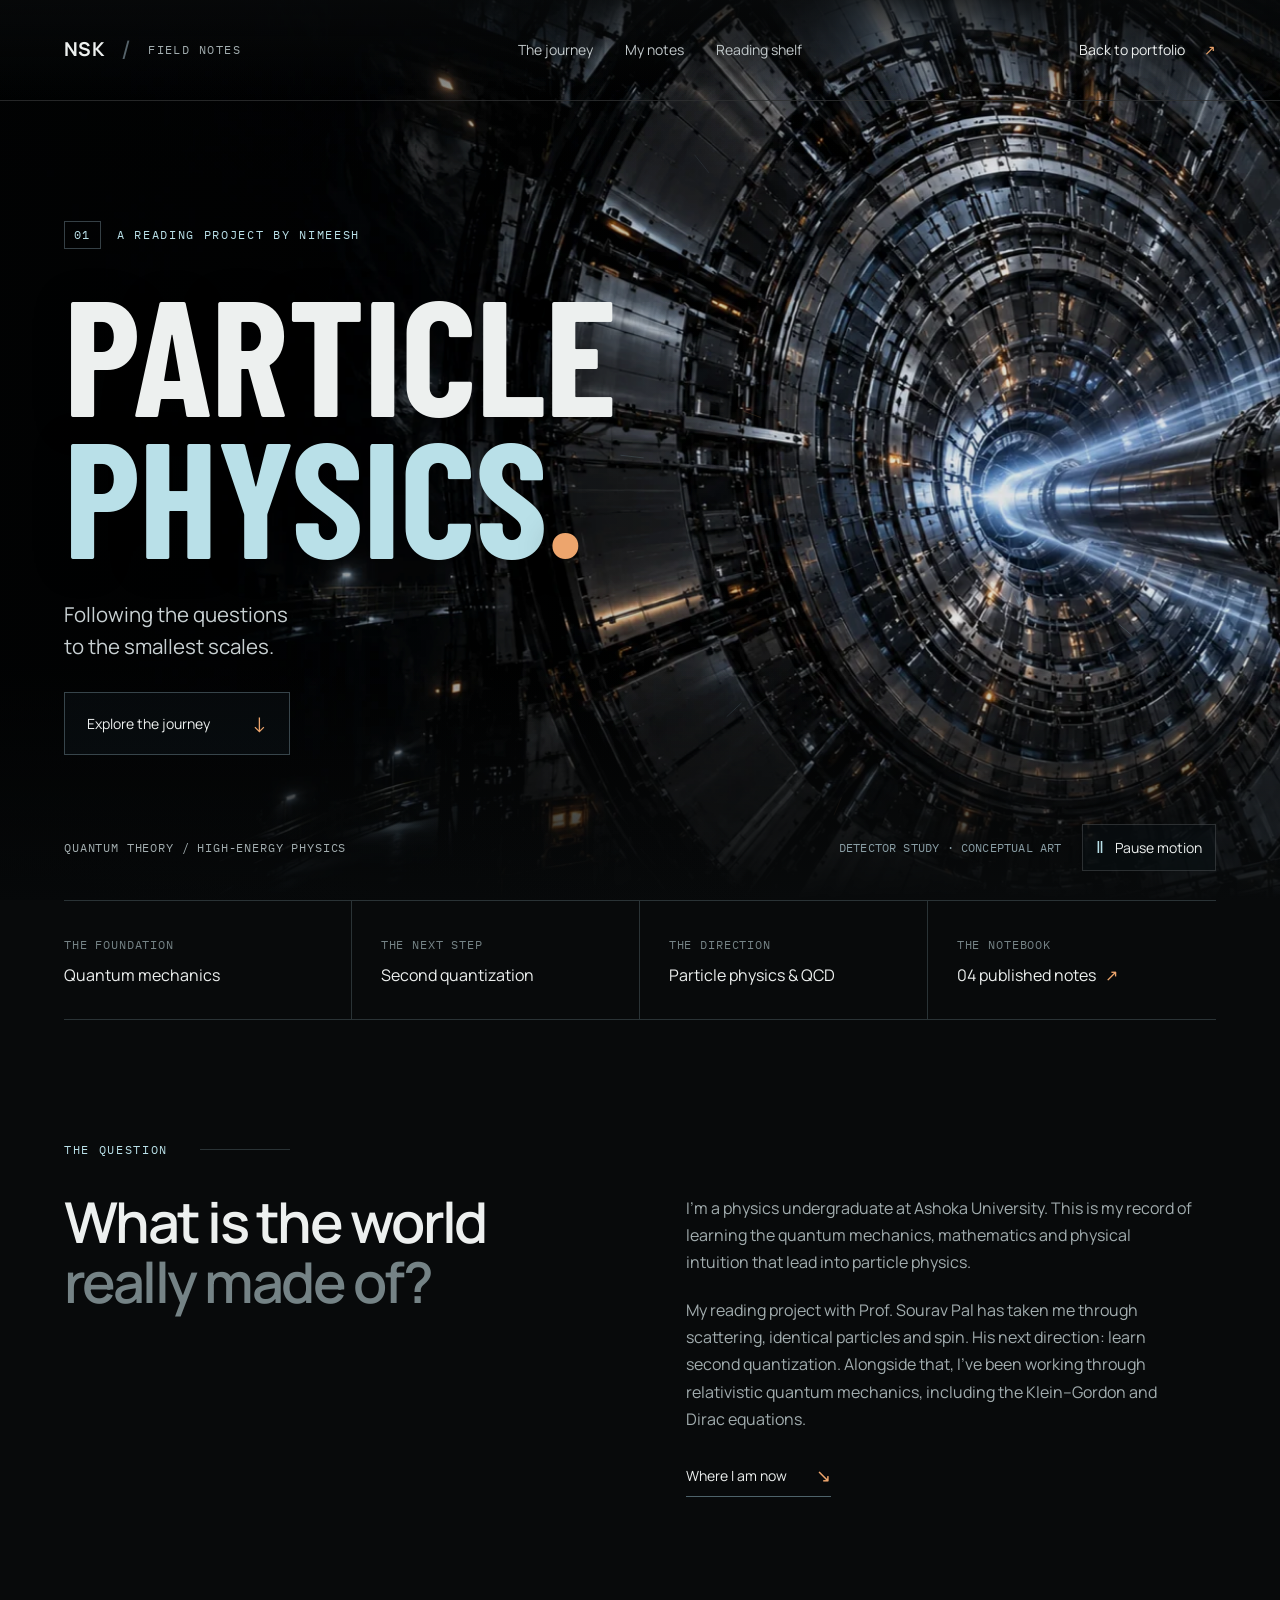
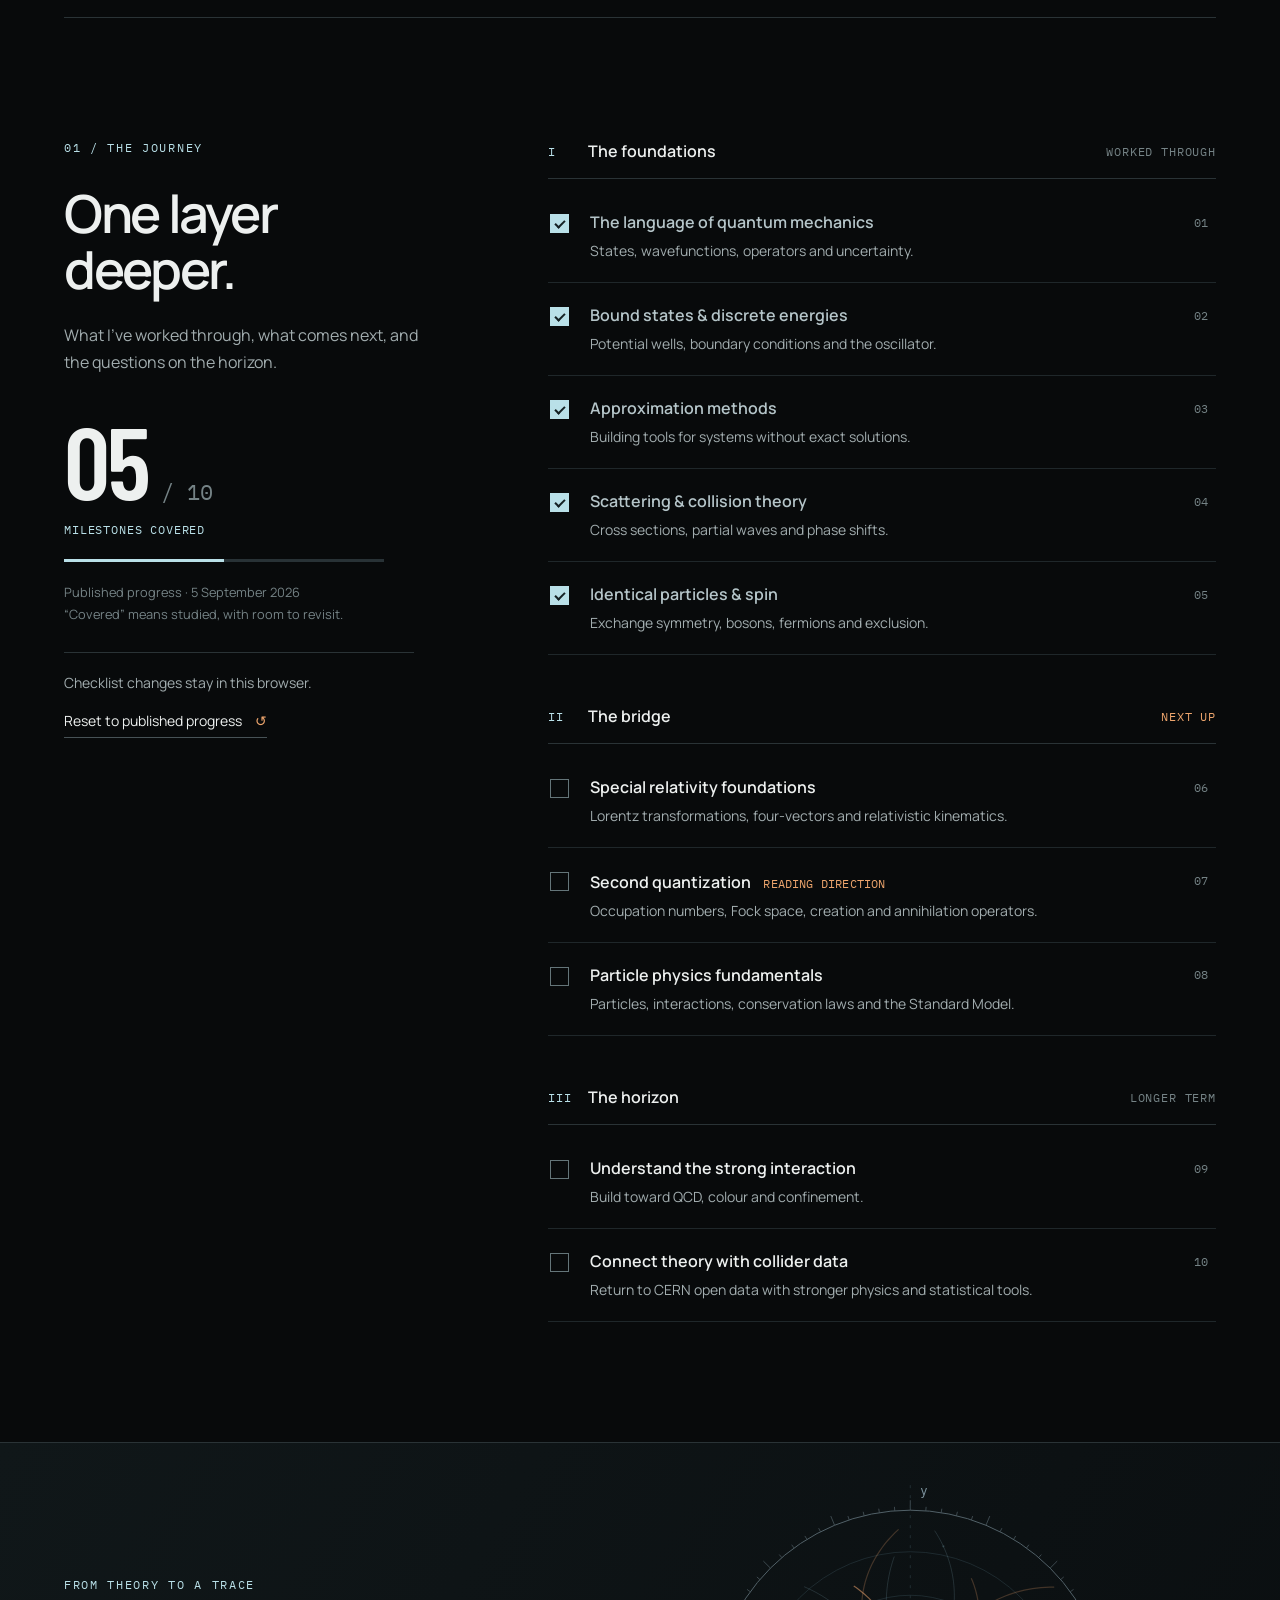
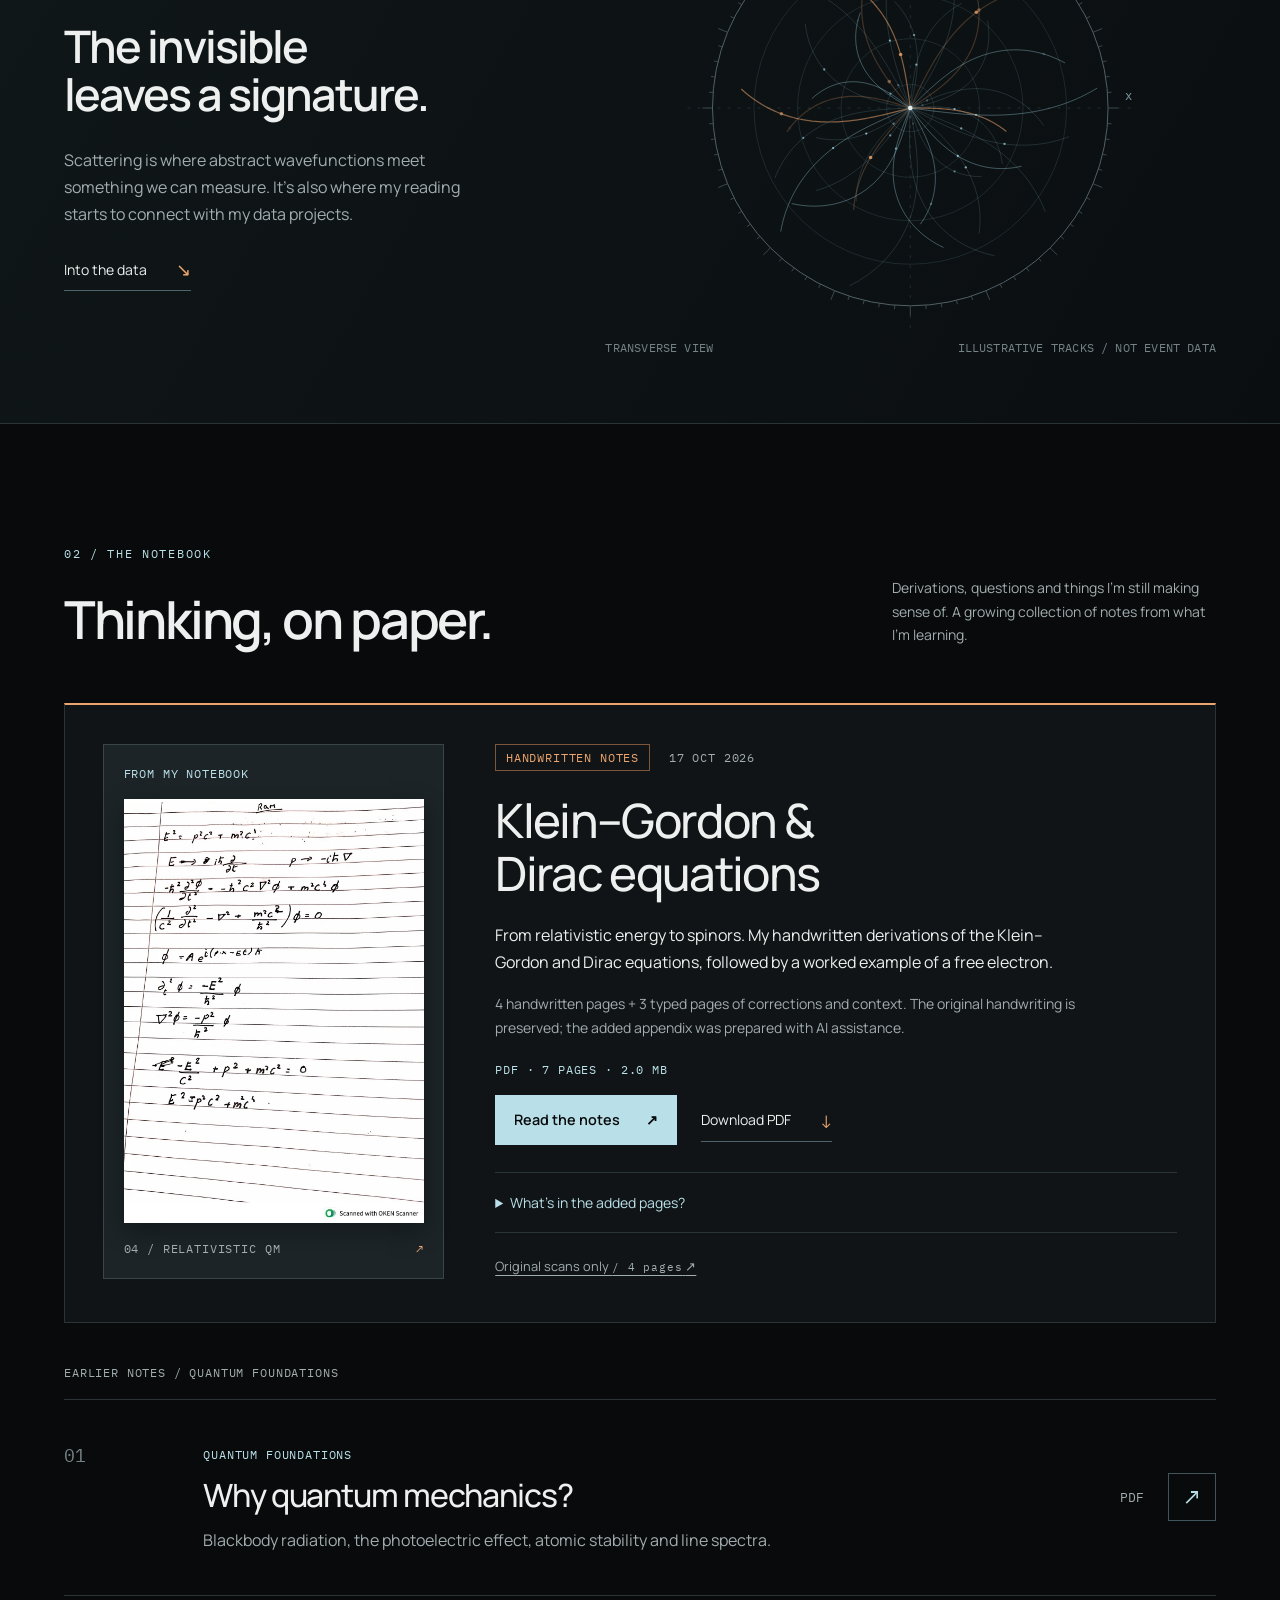
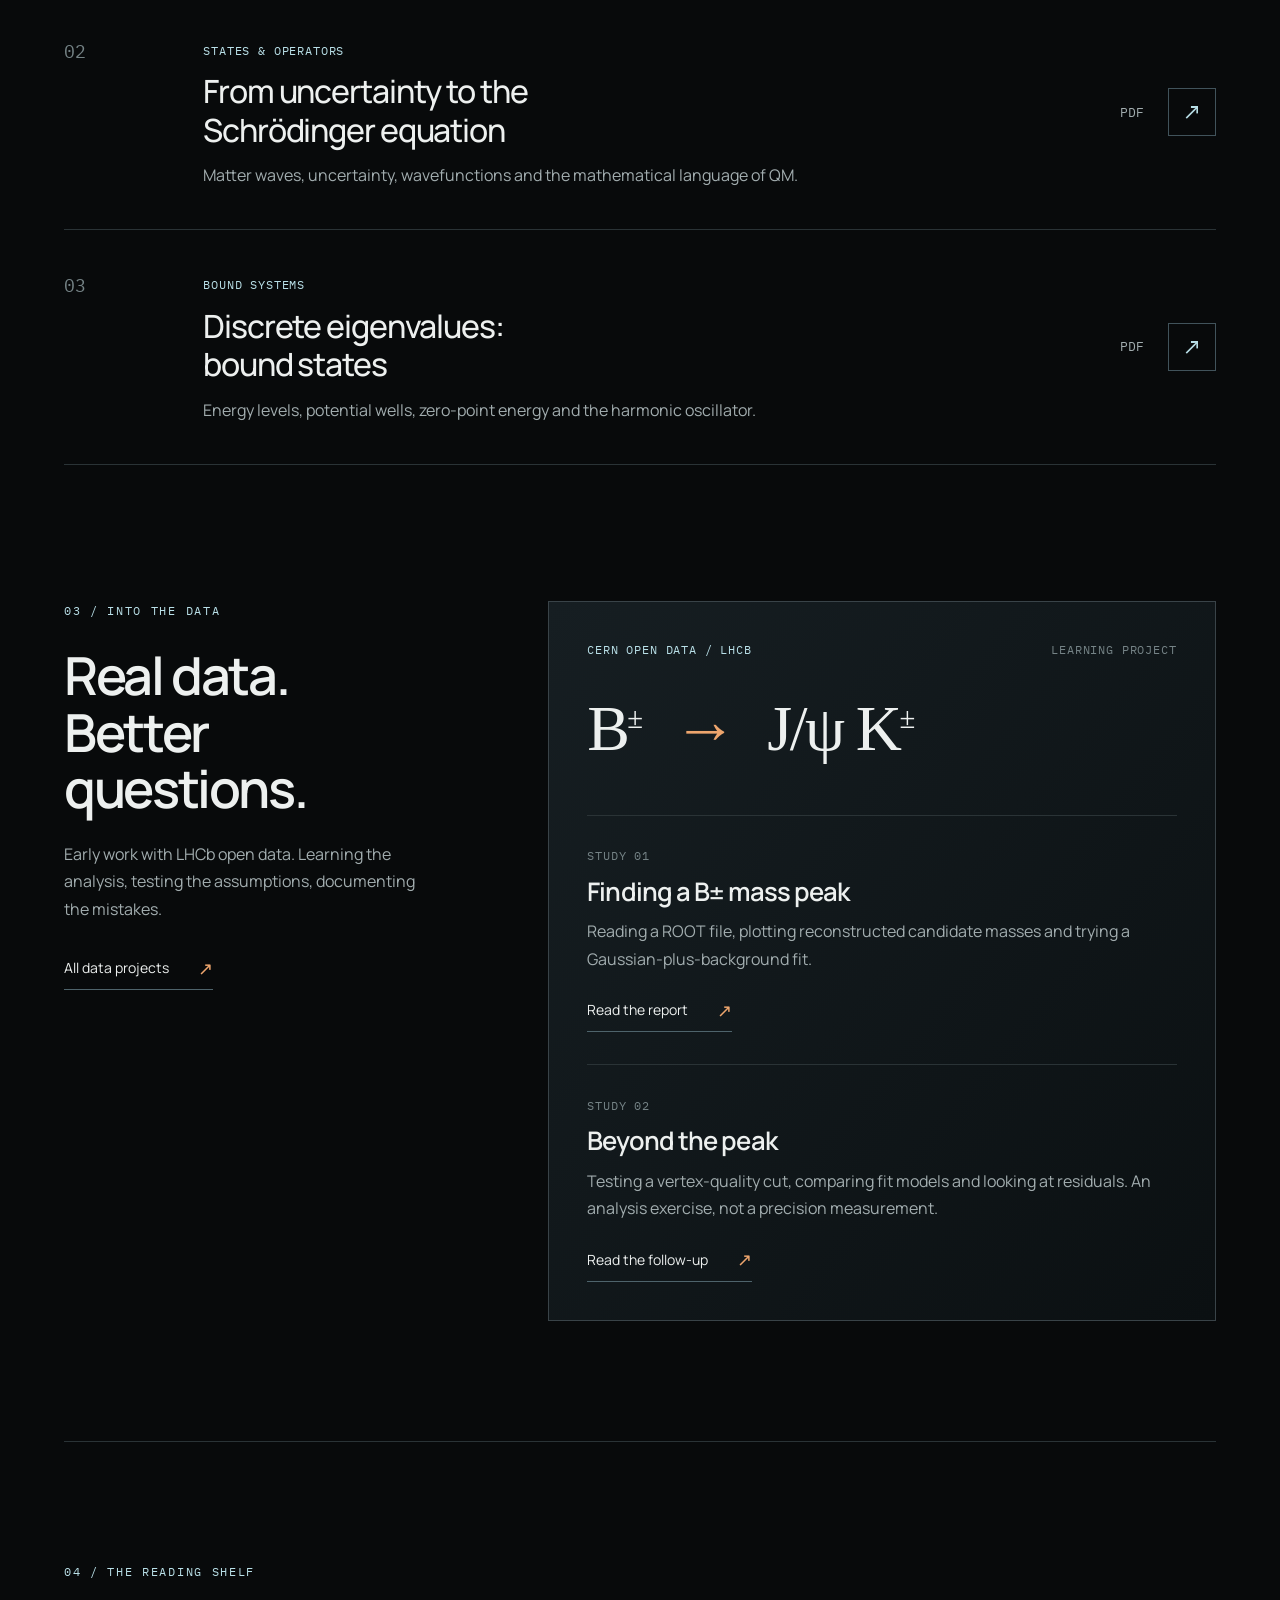
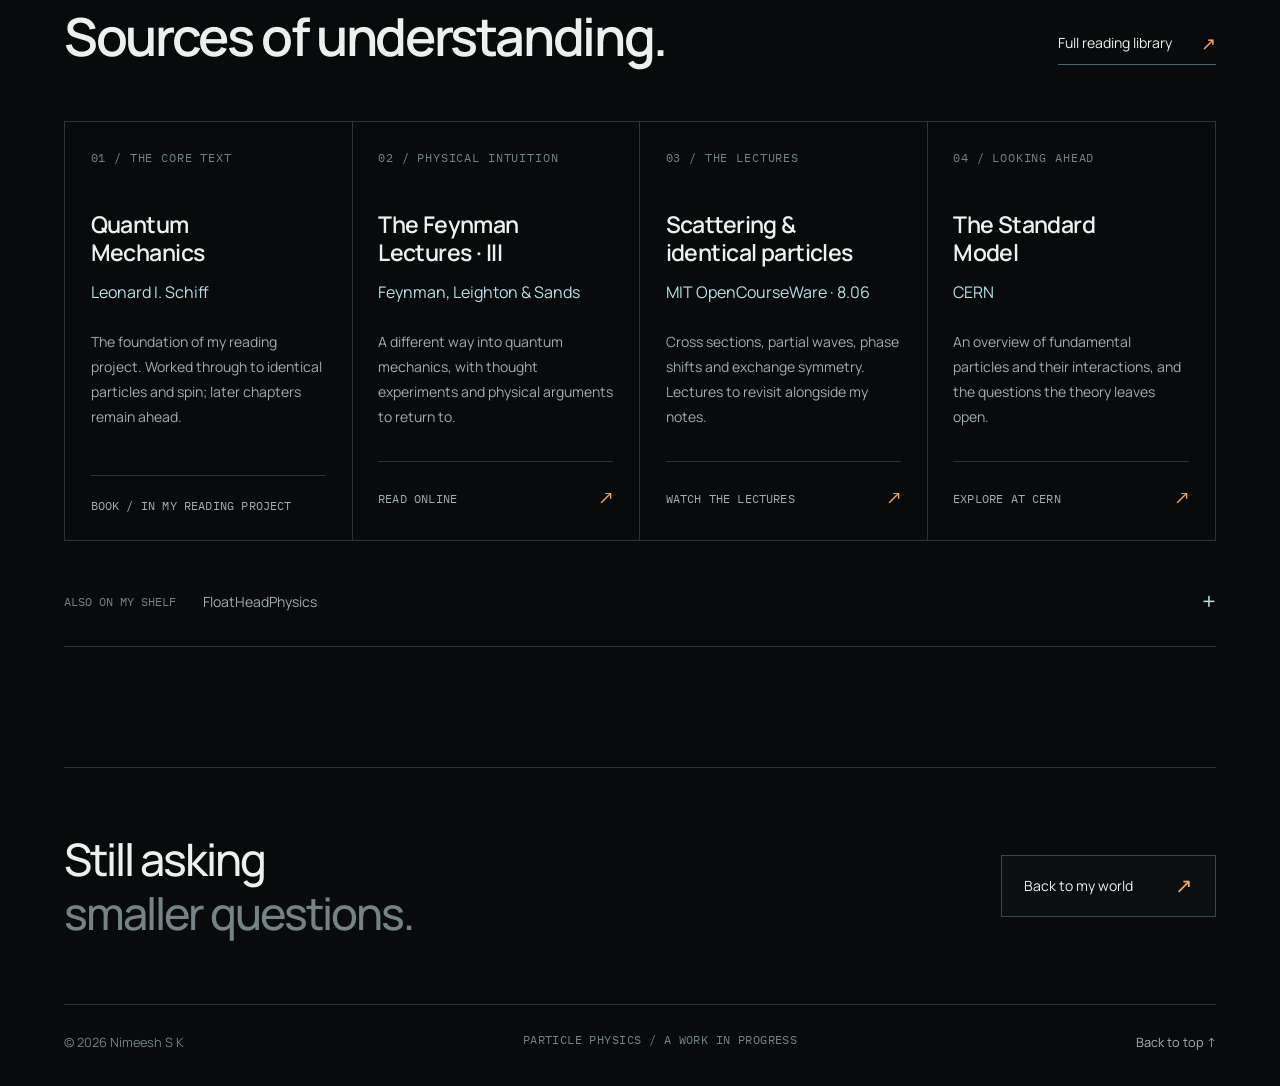
<file: quantum-chemistry.html>
<!DOCTYPE html>
<html lang="en">
<head>
  <meta charset="utf-8">
  <meta name="viewport" content="width=device-width, initial-scale=1">
  <title>Particle Physics | Nimeesh</title>
  <meta name="description" content="This reading project is now Particle Physics. Continue to Nimeesh's notes and study roadmap.">
  <meta name="robots" content="noindex">
  <link rel="stylesheet" href="assets/particle-physics/fonts.css">
  <link rel="stylesheet" href="particle-physics.css">
  <script>window.location.replace('particle-physics.html' + window.location.hash);</script>
</head>
<body>
  <main class="wrap section-spacing">
    <p class="eyebrow">READING PROJECT</p>
    <h1>PARTICLE<br>PHYSICS.</h1>
    <p class="hero-copy">The reading project has a new home.</p>
    <a class="primary-link" href="particle-physics.html">Open Particle Physics <span aria-hidden="true">↗</span></a>
    <noscript><p class="snapshot">Choose a link below to continue to the new page.</p></noscript>
    <section id="my-notes" class="section-spacing" aria-labelledby="legacy-notes-title">
      <h2 id="legacy-notes-title">My notes</h2>
      <p class="section-copy">The quantum mechanics notes are now part of my particle physics journey.</p>
      <a class="text-link" href="particle-physics.html#my-notes">Open my notes <span aria-hidden="true">↗</span></a>
    </section>
    <section id="recommended" class="section-spacing" aria-labelledby="legacy-reading-title">
      <h2 id="legacy-reading-title">Reading shelf</h2>
      <p class="section-copy">Continue to the books, lectures and videos on the new page.</p>
      <a class="text-link" href="particle-physics.html#recommended">Open the reading shelf <span aria-hidden="true">↗</span></a>
    </section>
  </main>
</body>
</html>
</file>
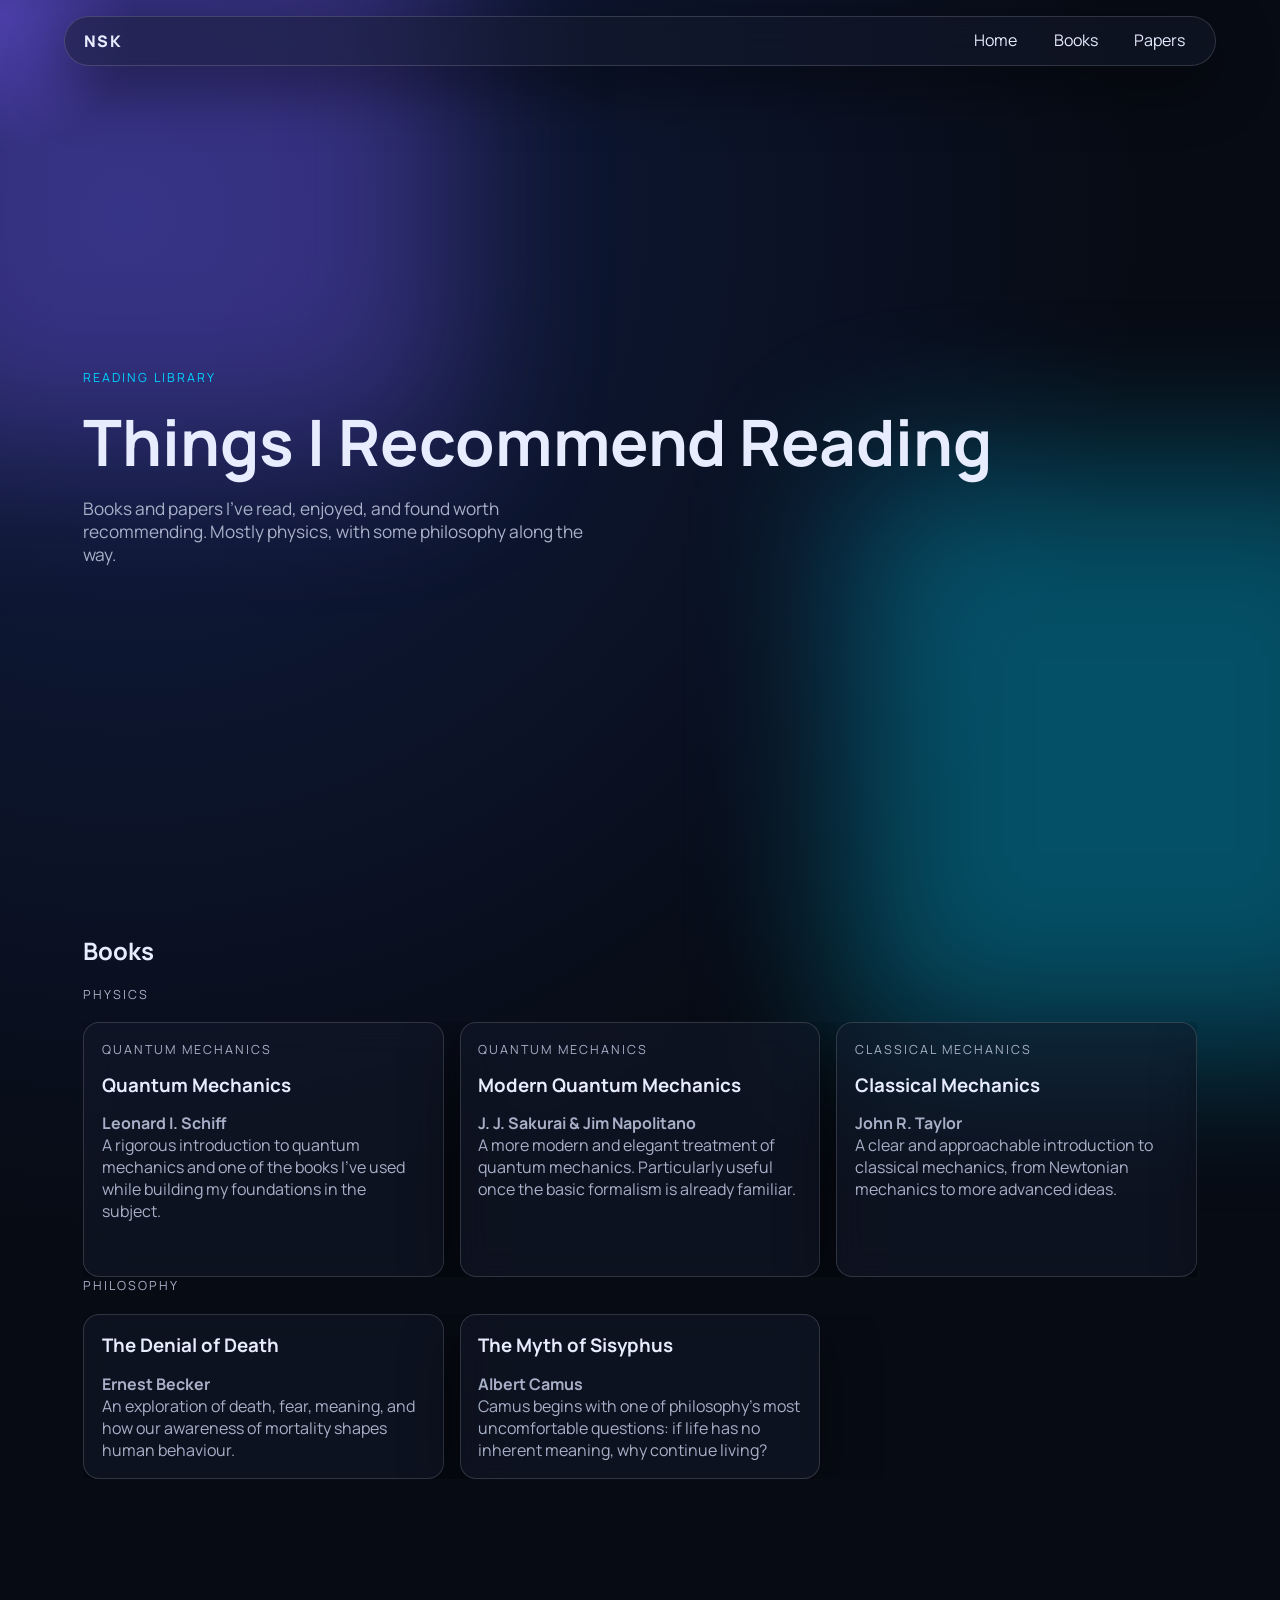
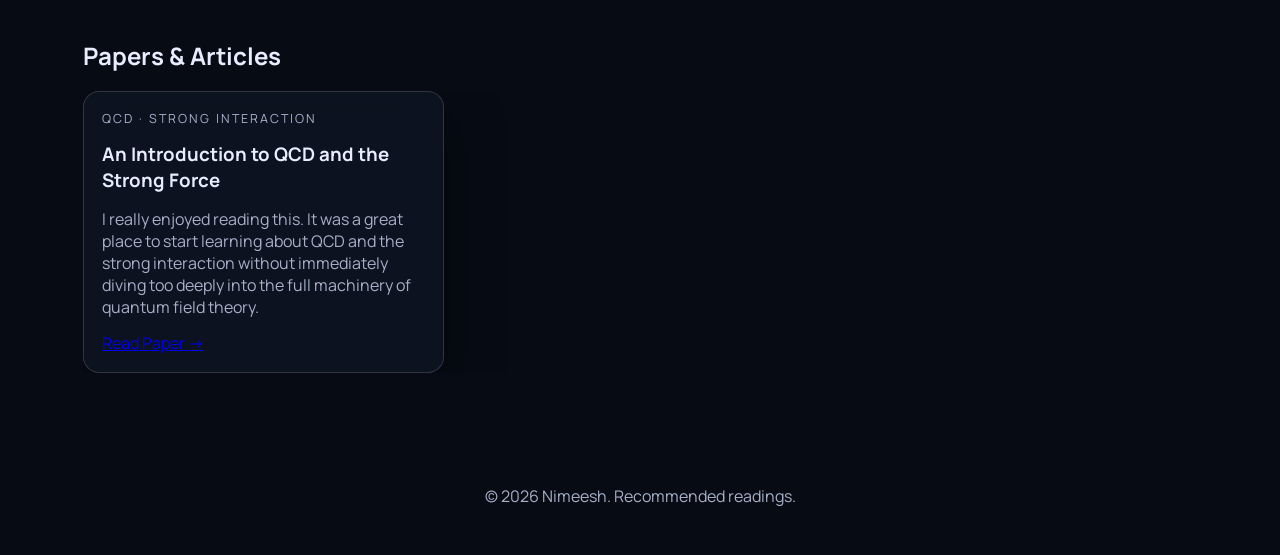
<file: recommended-readings.html>
<!DOCTYPE html>
<html lang="en">

<head>
    <meta charset="UTF-8" />
    <meta name="viewport" content="width=device-width, initial-scale=1.0" />
    <title>Recommended Readings | Nimeesh</title>
    <meta name="description" content="Books and papers I've read and recommend across physics, philosophy, and other subjects." />

    <link rel="preconnect" href="https://fonts.googleapis.com" />
    <link rel="preconnect" href="https://fonts.gstatic.com" crossorigin />
    <link href="https://fonts.googleapis.com/css2?family=Manrope:wght@400;500;700;800&display=swap" rel="stylesheet" />

    <link rel="stylesheet" href="styles.css" />
</head>

<body>
    <div class="cursor-glow" aria-hidden="true"></div>

    <header class="site-header glass">
        <a class="brand" href="index.html">NSK</a>

        <nav>
            <ul class="nav-links always-open">
                <li><a href="index.html">Home</a></li>
                <li><a href="#books">Books</a></li>
                <li><a href="#papers">Papers</a></li>
            </ul>
        </nav>
    </header>

    <main data-page class="page active">

        <!-- Hero -->
        <section class="hero section reveal">
            <p class="eyebrow">Reading Library</p>

            <h1>Things I Recommend Reading</h1>

            <p class="lead">
                Books and papers I've read, enjoyed, and found worth recommending.
                Mostly physics, with some philosophy along the way.
            </p>
        </section>


        <!-- Books -->
        <section id="books" class="section reveal">

            <div class="section-head">
                <h2>Books</h2>
            </div>


            <!-- Physics -->
            <div class="section-head">
                <p class="eyebrow">Physics</p>
            </div>

            <div class="project-grid">

                <article class="project-card glass">
                    <p class="eyebrow">Quantum Mechanics</p>
                    <h3>Quantum Mechanics</h3>
                    <p>
                        <strong>Leonard I. Schiff</strong><br>
                        A rigorous introduction to quantum mechanics and one of the books
                        I've used while building my foundations in the subject.
                    </p>
                </article>


                <article class="project-card glass">
                    <p class="eyebrow">Quantum Mechanics</p>
                    <h3>Modern Quantum Mechanics</h3>
                    <p>
                        <strong>J. J. Sakurai & Jim Napolitano</strong><br>
                        A more modern and elegant treatment of quantum mechanics.
                        Particularly useful once the basic formalism is already familiar.
                    </p>
                </article>


                <article class="project-card glass">
                    <p class="eyebrow">Classical Mechanics</p>
                    <h3>Classical Mechanics</h3>
                    <p>
                        <strong>John R. Taylor</strong><br>
                        A clear and approachable introduction to classical mechanics,
                        from Newtonian mechanics to more advanced ideas.
                    </p>
                </article>


                <article class="project-card glass" id="griffiths-electrodynamics">
                    <p class="eyebrow">Electromagnetism</p>
                    <h3>Introduction to Electrodynamics</h3>
                    <p>
                        <strong>David J. Griffiths</strong><br>
                        An excellent introduction to electromagnetism with a balance of
                        physical intuition, mathematics, and problems.
                    </p>
                    <a
                        href="https://www.cambridge.org/highereducation/books/introduction-to-electrodynamics/FD23E188E2BDCDB40199CFE3386EC08F"
                        target="_blank"
                        rel="noopener noreferrer"
                        aria-label="Introduction to Electrodynamics book details (opens in a new tab)">
                        Book details →
                    </a>
                </article>

            </div>


            <!-- Philosophy -->
            <div class="section-head">
                <p class="eyebrow">Philosophy</p>
            </div>

            <div class="project-grid">

                <article class="project-card glass">
                    <h3>The Denial of Death</h3>
                    <p>
                        <strong>Ernest Becker</strong><br>
                        An exploration of death, fear, meaning, and how our awareness of
                        mortality shapes human behaviour.
                    </p>
                </article>


                <article class="project-card glass">
                    <h3>The Myth of Sisyphus</h3>
                    <p>
                        <strong>Albert Camus</strong><br>
                        Camus begins with one of philosophy's most uncomfortable questions:
                        if life has no inherent meaning, why continue living?
                    </p>
                </article>

            </div>

        </section>


        <!-- Papers -->
        <section id="papers" class="section reveal">

            <div class="section-head">
                <h2>Papers & Articles</h2>
            </div>

            <div class="project-grid">

                <article class="project-card glass">
                    <p class="eyebrow">QCD · Strong Interaction</p>

                    <h3>An Introduction to QCD and the Strong Force</h3>

                    <p>
                        I really enjoyed reading this. It was a great place to start
                        learning about QCD and the strong interaction without immediately
                        diving too deeply into the full machinery of quantum field theory.
                    </p>

                    <a
                        href="https://onedrive.live.com/?redeem=aHR0cHM6Ly8xZHJ2Lm1zL2IvcyFBcGJuYjZWTFkxUnBsUFJkTDBKNFdtLXRselFkLVE%5FZT1oZFp4SEg&cid=6954634BA56FE796&id=6954634BA56FE796%21342621&parId=6954634BA56FE796%2154312&o=OneUp"
                        target="_blank"
                        rel="noreferrer">
                        Read Paper →
                    </a>
                </article>

            </div>

        </section>

    </main>


    <footer class="site-footer">
        <p>© <span id="year"></span> Nimeesh. Recommended readings.</p>
    </footer>

    <script src="script.js"></script>
</body>

</html>
</file>
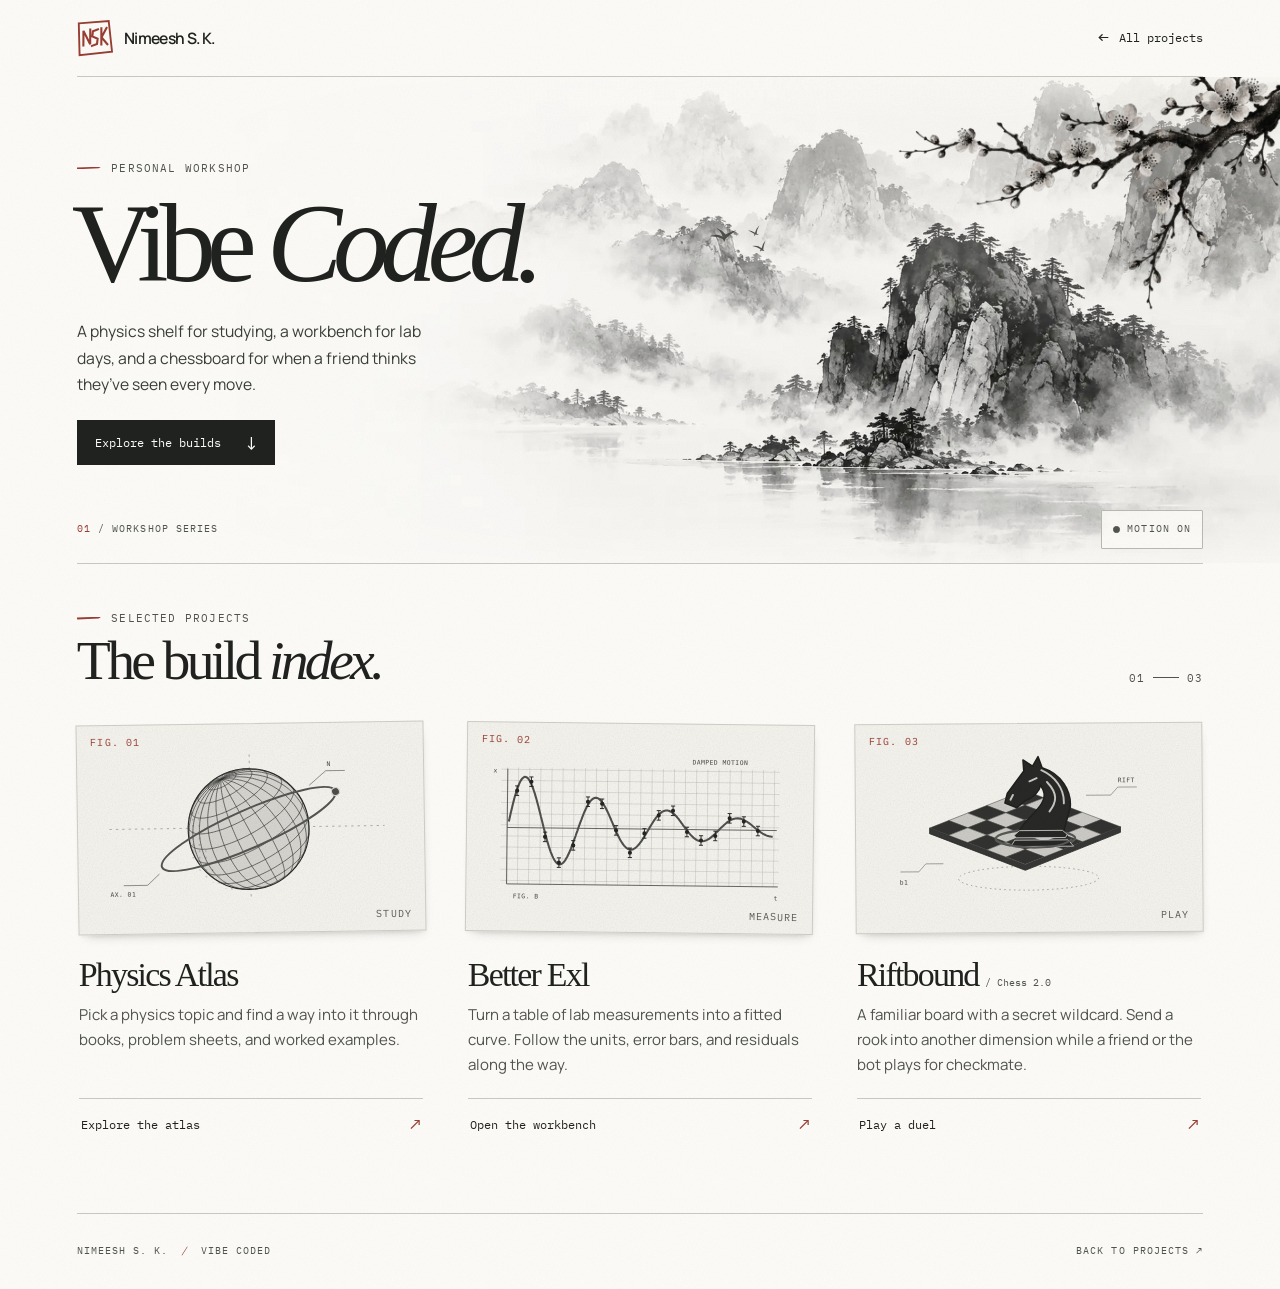
<file: vibe-coded.html>
<!doctype html>
<html lang="en">
<head>
  <meta charset="utf-8">
  <meta name="viewport" content="width=device-width, initial-scale=1">
  <meta name="theme-color" content="#fcfbf8">
  <title>Vibe Coded · Nimeesh S. K.</title>
  <meta name="description" content="Nimeesh’s project sketchbook. Explore Physics Atlas, take lab data to a fitted curve with Better Exl, or play Riftbound Chess 2.0.">
  <link rel="stylesheet" href="assets/particle-physics/fonts.css">
  <link rel="stylesheet" href="vibe-coded.css">
  <script src="vibe-coded.js" defer></script>
</head>
<body>
  <a class="skip" href="#builds">Skip to the projects</a>
  <header class="masthead wrap">
    <a class="brand" href="index.html#home" aria-label="Nimeesh S. K. — portfolio home">
      <svg class="seal" viewBox="0 0 42 42" aria-hidden="true"><path d="M3 3 38 2 40 38 2 40Z" fill="none" stroke="currentColor" stroke-width="2.2"/><path d="m7 29 1-17 7 16 1-17m9 0-6 2-1 6 6 3-1 6-6 2m12-20-1 19m1-9 6-10m-6 11 6 8" fill="none" stroke="currentColor" stroke-width="2.45" stroke-linecap="square"/></svg>
      <span>Nimeesh S. K.</span>
    </a>
    <nav aria-label="Portfolio navigation"><a class="return" href="index.html#projects"><span aria-hidden="true">←</span> All projects</a></nav>
  </header>

  <main>
    <section class="hero" aria-labelledby="page-title">
      <div class="landscape" aria-hidden="true">
        <img class="mountains" src="assets/vibe-coded/ink-mountains.webp" alt="" fetchpriority="high">
        <svg class="swallows" viewBox="0 0 140 55" fill="currentColor">
          <path d="M10 24q14-6 24 1-3-10-12-16 12 4 17 12 6-4 20-8-12 7-20 16l-2 5-3-5q-10-5-24-5Z"/>
          <path d="M80 13q7 0 13 5 1-7 8-14-5 9-5 15l4 3-6-1-3 3 1-4q-4-3-12-7Z"/>
          <path d="M88 42q10-2 17 4 1-7 7-14-3 8-4 16l2 3-5-1-3 2 1-4q-6-4-15-6Z"/>
        </svg>
        <img class="branch" src="assets/vibe-coded/ink-plum.webp" alt="">
      </div>
      <div class="hero-inner wrap">
        <div class="hero-copy">
          <p class="eyebrow"><span class="brush-mark" aria-hidden="true"></span> Personal workshop</p>
          <h1 id="page-title">Vibe <em>Coded.</em></h1>
          <p class="intro">A physics shelf for studying, a workbench for lab days, and a chessboard for when a friend thinks they’ve seen every move.</p>
          <a class="jump" href="#builds">Explore the builds <span aria-hidden="true">↓</span></a>
        </div>
        <div class="margin-notes">
          <span class="folio"><b>01</b> / Workshop series</span>
          <button type="button" class="motion" aria-pressed="true" aria-label="Landscape motion" hidden><span class="motion-dot" aria-hidden="true"></span><span data-state>Motion on</span></button>
        </div>
      </div>
    </section>

    <section class="collection wrap" id="builds" aria-labelledby="build-heading">
      <div class="index-head">
        <div><p class="eyebrow"><span class="brush-mark" aria-hidden="true"></span> Selected projects</p><h2 id="build-heading">The build <em>index.</em></h2></div>
        <span class="count">01 <i></i> 03</span>
      </div>
      <div class="prints">
        <a class="print" href="https://seasonalerror.github.io/Master-Physics-Website/#explore" aria-labelledby="atlas-title atlas-action" aria-describedby="atlas-desc">
          <div class="plate"><span class="plate-label">Fig. 01</span><img src="assets/vibe-coded/atlas.svg" width="420" height="204" alt=""><span class="plate-tag">Study</span></div>
          <div class="entry"><h3 id="atlas-title">Physics Atlas</h3><p id="atlas-desc">Pick a physics topic and find a way into it through books, problem sheets, and worked examples.</p><span class="action" id="atlas-action">Explore the atlas <span aria-hidden="true">↗</span></span></div>
        </a>
        <a class="print" href="https://seasonalerror.github.io/Better-Exl/" aria-labelledby="lab-title lab-action" aria-describedby="lab-desc">
          <div class="plate"><span class="plate-label">Fig. 02</span><img src="assets/vibe-coded/lab.svg" width="420" height="204" alt=""><span class="plate-tag">Measure</span></div>
          <div class="entry"><h3 id="lab-title">Better Exl</h3><p id="lab-desc">Turn a table of lab measurements into a fitted curve. Follow the units, error bars, and residuals along the way.</p><span class="action" id="lab-action">Open the workbench <span aria-hidden="true">↗</span></span></div>
        </a>
        <a class="print" href="https://seasonalerror.github.io/Chess-2.0/" aria-labelledby="chess-title chess-action" aria-describedby="chess-desc">
          <div class="plate"><span class="plate-label">Fig. 03</span><img src="assets/vibe-coded/rift.svg" width="420" height="204" alt=""><span class="plate-tag">Play</span></div>
          <div class="entry"><h3 id="chess-title">Riftbound <small>/ Chess 2.0</small></h3><p id="chess-desc">A familiar board with a secret wildcard. Send a rook into another dimension while a friend or the bot plays for checkmate.</p><span class="action" id="chess-action">Play a duel <span aria-hidden="true">↗</span></span></div>
        </a>
      </div>
    </section>
  </main>

  <footer class="foot wrap"><span>Nimeesh S. K. <i>/</i> Vibe Coded</span><a href="index.html#projects">Back to projects <span aria-hidden="true">↗</span></a></footer>
</body>
</html>
</file>
<file: styles.css>
:root {
    --bg: #070b14;
    --panel: rgba(20, 26, 44, 0.5);
    --text: #e7ecff;
    --muted: #a8b0c8;
    --accent: #7c5cff;
    --accent-2: #00d0ff;
    --line: rgba(255, 255, 255, 0.15);
    --shadow: 0 20px 60px rgba(0, 0, 0, 0.45);
}

* {
    box-sizing: border-box;
}

html {
    scroll-behavior: smooth;
}

body {
    margin: 0;
    min-height: 100vh;
    font-family: "Manrope", system-ui, sans-serif;
    color: var(--text);
    background:
        radial-gradient(circle at 10% 10%, #121f46, #070b14 45%),
        var(--bg);
    overflow-x: hidden;
}

body::before,
body::after {
    content: "";
    position: fixed;
    inset: auto;
    width: 36rem;
    height: 36rem;
    filter: blur(80px);
    opacity: 0.35;
    z-index: -1;
    animation: drift 14s ease-in-out infinite;
}

body::before {
    top: -8rem;
    left: -8rem;
    background: var(--accent);
}

body::after {
    right: -9rem;
    bottom: -9rem;
    background: var(--accent-2);
    animation-delay: -6s;
}

@keyframes drift {
    0%,
    100% {
        transform: translate3d(0, 0, 0) scale(1);
    }

    50% {
        transform: translate3d(3rem, -2rem, 0) scale(1.1);
    }
}

/* ==========================================================
   GENERAL GLASS EFFECT
   ========================================================== */

.glass {
    background: var(--panel);
    border: 1px solid var(--line);
    backdrop-filter: blur(16px);
    -webkit-backdrop-filter: blur(16px);
    box-shadow: var(--shadow);
}

.cursor-glow {
    position: fixed;
    width: 20rem;
    height: 20rem;
    border-radius: 50%;
    background:
        radial-gradient(
            circle,
            rgba(124, 92, 255, 0.35),
            transparent 60%
        );
    pointer-events: none;
    z-index: -1;
    transform: translate(-50%, -50%);
    transition:
        left 0.18s ease,
        top 0.18s ease;
}

/* ==========================================================
   HEADER AND NAVIGATION
   ========================================================== */

.site-header {
    position: sticky;
    top: 1rem;
    max-width: 72rem;
    margin: 1rem auto;
    padding: 0.8rem 1.2rem;
    border-radius: 999px;
    display: flex;
    align-items: center;
    justify-content: space-between;
    z-index: 9;
}

.brand {
    color: var(--text);
    text-decoration: none;
    font-weight: 800;
    letter-spacing: 0.08em;
}

.menu-toggle {
    display: none;
    background: transparent;
    color: var(--text);
    border: 1px solid var(--line);
    border-radius: 0.8rem;
    padding: 0.4rem 0.8rem;
    cursor: pointer;
}

.nav-links {
    display: flex;
    list-style: none;
    gap: 1rem;
    margin: 0;
    padding: 0;
}

.nav-links a {
    color: var(--text);
    text-decoration: none;
    padding: 0.4rem 0.65rem;
    border-radius: 0.6rem;
    transition:
        background 0.25s ease,
        transform 0.25s ease;
}

.nav-links a:hover {
    background: rgba(255, 255, 255, 0.1);
    transform: translateY(-2px);
}

/* ==========================================================
   PAGE TRANSITIONS
   ========================================================== */

.page {
    opacity: 0;
    transform: translateY(20px) scale(0.98);
    transition:
        opacity 0.6s ease,
        transform 0.6s ease;
}

.page.active {
    opacity: 1;
    transform: translateY(0) scale(1);
}

/* ==========================================================
   SECTIONS AND HERO
   ========================================================== */

.section {
    max-width: 72rem;
    margin: 0 auto;
    padding: 5rem 1.2rem;
}

.hero {
    min-height: calc(100vh - 8rem);
    display: grid;
    align-content: center;
    gap: 1.3rem;
}

.eyebrow {
    text-transform: uppercase;
    color: var(--accent-2);
    letter-spacing: 0.16em;
    font-size: 0.78rem;
}

h1,
h2,
h3,
p {
    margin: 0;
}

h1 {
    font-size: clamp(2.2rem, 5vw, 4.2rem);
    line-height: 1.08;
}

.text-gradient {
    background: linear-gradient(90deg, #9d89ff, #7ef1ff);
    -webkit-background-clip: text;
    background-clip: text;
    color: transparent;
}

.lead {
    color: var(--muted);
    max-width: 46ch;
    font-size: 1.08rem;
}

/* ==========================================================
   GENERAL BUTTONS
   ========================================================== */

.cta-group {
    display: flex;
    flex-wrap: wrap;
    gap: 0.8rem;
}

.btn {
    text-decoration: none;
    font-weight: 700;
    padding: 0.85rem 1.15rem;
    border-radius: 0.8rem;
    transition:
        transform 0.25s ease,
        box-shadow 0.25s ease;
}

.btn:hover {
    transform: translateY(-2px);
}

.btn-primary {
    color: white;
    background:
        linear-gradient(
            120deg,
            var(--accent),
            #a886ff
        );
    box-shadow: 0 10px 30px rgba(124, 92, 255, 0.5);
}

.btn-secondary {
    color: var(--text);
    border: 1px solid var(--line);
}

/* ==========================================================
   SECTION HEADINGS
   ========================================================== */

.section-head {
    margin-bottom: 1.2rem;
}

.section-head p,
.about-copy {
    color: var(--muted);
    max-width: 62ch;
}

/* ==========================================================
   PROJECT CAROUSEL
   ========================================================== */

.project-carousel {
    position: relative;
    width: 100%;
    display: flex;
    align-items: center;
    gap: 0.85rem;
}

/*
The project grid now acts as the horizontal carousel track.
*/

.project-grid {
    display: flex;
    align-items: stretch;
    gap: 1rem;
    width: 100%;
    min-width: 0;

    overflow-x: auto;
    overflow-y: visible;

    scroll-behavior: smooth;
    scroll-snap-type: x mandatory;
    overscroll-behavior-inline: contain;

    scrollbar-width: none;
    -ms-overflow-style: none;
    -webkit-overflow-scrolling: touch;
}

.project-grid::-webkit-scrollbar {
    display: none;
}

/*
Three cards are displayed at once on desktop.
*/

.project-card {
    flex: 0 0 calc((100% - 2rem) / 3);
    min-width: 0;

    border-radius: 1rem;
    padding: 1.1rem;

    display: flex;
    flex-direction: column;
    gap: 0.9rem;

    scroll-snap-align: start;
    scroll-snap-stop: always;
}

.project-card p {
    color: var(--muted);
}

.project-card span {
    color: #89e9ff;
    font-size: 0.9rem;
}

/* ==========================================================
   PROJECT LINKS
   ========================================================== */

.project-links {
    display: flex;
    align-items: center;
    flex-wrap: wrap;
    gap: 0.75rem;
    margin-top: auto;
    padding-top: 0.4rem;
}

.project-links a {
    display: inline-block;
    color: var(--text);
    text-decoration: none;

    padding: 0.55rem 0.8rem;
    border: 1px solid var(--line);
    border-radius: 0.6rem;

    transition:
        transform 0.25s ease,
        border-color 0.25s ease,
        background 0.25s ease;
}

.project-links a:hover {
    transform: translateY(-2px);
    border-color: var(--accent-2);
    background: rgba(0, 208, 255, 0.08);
}

/* ==========================================================
   CAROUSEL ARROWS
   ========================================================== */

.project-arrow {
    flex: 0 0 auto;

    width: 2.8rem;
    height: 2.8rem;

    display: grid;
    place-items: center;

    padding: 0;
    border-radius: 50%;
    border: 1px solid var(--line);

    background: rgba(20, 26, 44, 0.88);
    color: var(--text);

    font-family: inherit;
    font-size: 1.35rem;
    line-height: 1;

    cursor: pointer;

    backdrop-filter: blur(12px);
    -webkit-backdrop-filter: blur(12px);

    box-shadow: 0 8px 24px rgba(0, 0, 0, 0.25);

    transition:
        transform 0.2s ease,
        border-color 0.2s ease,
        background 0.2s ease,
        opacity 0.2s ease;
}

.project-arrow:hover {
    transform: scale(1.08);
    border-color: var(--accent-2);
    background: rgba(124, 92, 255, 0.38);
}

.project-arrow:active {
    transform: scale(0.96);
}

.project-arrow:focus-visible {
    outline: 2px solid var(--accent-2);
    outline-offset: 3px;
}

.project-arrow:disabled {
    opacity: 0.3;
    cursor: not-allowed;
    transform: none;
}

/* ==========================================================
   PROJECT CARD FLOATING ANIMATION
   ========================================================== */

.floating {
    animation: bob 5s ease-in-out infinite;
}

.floating:nth-child(2) {
    animation-delay: -1.6s;
}

.floating:nth-child(3) {
    animation-delay: -3.1s;
}

.floating:nth-child(4) {
    animation-delay: -4.2s;
}

@keyframes bob {
    0%,
    100% {
        transform: translateY(0);
    }

    50% {
        transform: translateY(-6px);
    }
}

/* ==========================================================
   CONTACT SECTION
   ========================================================== */

.contact-panel {
    border-radius: 1rem;
    padding: 1rem;
    display: flex;
    flex-wrap: wrap;
    gap: 1rem;
}

.contact-panel a {
    color: var(--text);
    text-decoration: none;
    border-bottom: 1px solid transparent;
    transition: border-color 0.2s ease;
}

.contact-panel a:hover {
    border-color: currentColor;
}

/* ==========================================================
   FOOTER
   ========================================================== */

.site-footer {
    padding: 2rem 1rem 3rem;
    text-align: center;
    color: var(--muted);
}

/* ==========================================================
   SCROLL REVEAL ANIMATION
   ========================================================== */

.reveal {
    opacity: 0;
    transform: translateY(26px);
    transition:
        opacity 0.6s ease,
        transform 0.6s ease;
}

.reveal.visible {
    opacity: 1;
    transform: translateY(0);
}

/* ==========================================================
   CARD LINKS
   ========================================================== */

.card-link {
    text-decoration: none;
    color: inherit;
}

.card-link:hover {
    border-color: rgba(126, 241, 255, 0.5);
}

.always-open {
    display: flex;
}

/* ==========================================================
   QUANTUM THEME
   ========================================================== */

.quantum-theme {
    background:
        radial-gradient(
            circle at 8% 10%,
            #1e2e66,
            #070b14 45%
        ),
        var(--bg);
}

.quantum-theme::before {
    background: #7c5cff;
}

.quantum-theme::after {
    background: #6af2ff;
}

.quantum-theme .hero h1::after {
    content: " ⚛";
    color: #7ef1ff;
}

/* ==========================================================
   TABLET LAYOUT
   Two cards visible
   ========================================================== */

@media (max-width: 1000px) and (min-width: 761px) {
    .project-card {
        flex-basis: calc((100% - 1rem) / 2);
    }
}

/* ==========================================================
   MOBILE LAYOUT
   One card visible
   ========================================================== */

@media (max-width: 760px) {
    .site-header {
        border-radius: 1rem;
    }

    .menu-toggle {
        display: inline-block;
    }

    .nav-links {
        position: absolute;
        right: 1rem;
        top: 4rem;

        flex-direction: column;

        width: min(60vw, 13rem);
        padding: 0.8rem;

        border-radius: 0.8rem;
        background: #0f1731;
        border: 1px solid var(--line);

        display: none;
    }

    .nav-links.open {
        display: flex;
    }

    .project-carousel {
        gap: 0.45rem;
    }

    .project-card {
        flex-basis: 100%;
    }

    .project-arrow {
        width: 2.35rem;
        height: 2.35rem;
        font-size: 1.05rem;
    }

    .project-links {
        align-items: flex-start;
    }
}

/* ==========================================================
   VERY SMALL SCREENS
   ========================================================== */

@media (max-width: 460px) {
    .section {
        padding-left: 0.8rem;
        padding-right: 0.8rem;
    }

    .project-carousel {
        position: relative;
        padding-bottom: 3.3rem;
    }

    .project-prev,
    .project-next {
        position: absolute;
        bottom: 0;
        z-index: 2;
    }

    .project-prev {
        left: calc(50% - 3.1rem);
    }

    .project-next {
        right: calc(50% - 3.1rem);
    }

    .project-card {
        padding: 1rem;
    }
}

/* ==========================================================
   REDUCED MOTION ACCESSIBILITY
   ========================================================== */

@media (prefers-reduced-motion: reduce) {
    html {
        scroll-behavior: auto;
    }

    *,
    *::before,
    *::after {
        animation-duration: 0.01ms !important;
        animation-iteration-count: 1 !important;
        transition-duration: 0.01ms !important;
        scroll-behavior: auto !important;
    }
}

#projects { scroll-margin-top: 6rem; }

@media (max-width: 1000px) {
    #projects .project-grid {
        display: grid;
        grid-template-columns: repeat(auto-fit, minmax(min(100%, 16rem), 1fr));
        overflow: visible;
    }
}
</file>
<file: assets/particle-physics/fonts.css>
@font-face {
  font-family: 'Barlow Condensed';
  font-style: normal;
  font-weight: 600;
  font-display: swap;
  src: url(barlow-condensed-600.ttf) format('truetype');
}
@font-face {
  font-family: 'Barlow Condensed';
  font-style: normal;
  font-weight: 700;
  font-display: swap;
  src: url(barlow-condensed-700.ttf) format('truetype');
}
@font-face {
  font-family: 'IBM Plex Mono';
  font-style: normal;
  font-weight: 400;
  font-display: swap;
  src: url(ibm-plex-mono-400.ttf) format('truetype');
}
@font-face {
  font-family: 'Manrope';
  font-style: normal;
  font-weight: 400;
  font-display: swap;
  src: url(manrope-400.ttf) format('truetype');
}
@font-face {
  font-family: 'Manrope';
  font-style: normal;
  font-weight: 500;
  font-display: swap;
  src: url(manrope-500.ttf) format('truetype');
}
@font-face {
  font-family: 'Manrope';
  font-style: normal;
  font-weight: 600;
  font-display: swap;
  src: url(manrope-600.ttf) format('truetype');
}
@font-face {
  font-family: 'Manrope';
  font-style: normal;
  font-weight: 700;
  font-display: swap;
  src: url(manrope-700.ttf) format('truetype');
}
</file>
<file: data-analysis.css>
/* Independent data-analysis theme. Shared portfolio files are unchanged.
   Visual references: https://21st.dev/@jahed/components/particle-wave and
   https://21st.dev/community/components/s/card. Original implementation. */
:root {
  color-scheme: dark;
  --bg: #090c0b;
  --panel: #101512;
  --text: #eef2ed;
  --muted: #929e95;
  --line: #26302a;
  --accent: #c2f58b;
  --sans: 'Manrope', sans-serif;
  --mono: 'IBM Plex Mono', monospace;
}
* { box-sizing: border-box; }
html { scroll-behavior: smooth; scroll-padding-top: 2rem; }
body { margin: 0; background: var(--bg); color: var(--text); font-family: var(--sans); font-size: 1rem; line-height: 1.65; -webkit-font-smoothing: antialiased; }
::selection { color: var(--bg); background: var(--accent); }
a { color: inherit; text-decoration: none; }
button { font: inherit; color: inherit; cursor: pointer; }
a, button { -webkit-tap-highlight-color: transparent; }
a:focus-visible, button:focus-visible { outline: 2px solid var(--accent); outline-offset: 6px; border-radius: 3px; }
[hidden] { display: none !important; }
h1, h2, h3, p, figure { margin: 0; }
h1, h2, h3 { font-weight: 500; line-height: 1.13; }
sup { font-size: .65em; }
.shell { width: min(1440px, 90%); margin-inline: auto; }
.mono, .eyebrow, .source-label, .unit-label, .tags { font-family: var(--mono); }
.mono { font-size: .75rem; letter-spacing: .035em; }
.eyebrow { font-size: .75rem; letter-spacing: .065em; line-height: 1.7; }
.accent { color: var(--accent); }
.muted { color: var(--muted); }
.sr-only, .skip-link:not(:focus) { position: absolute; width: 1px; height: 1px; padding: 0; margin: -1px; overflow: hidden; clip: rect(0,0,0,0); white-space: nowrap; border: 0; }
.skip-link:focus { position: fixed; top: 1rem; left: 1rem; z-index: 20; padding: .8rem 1.2rem; background: var(--accent); color: var(--bg); }
.reading-line { position: fixed; z-index: 30; inset: 0 0 auto; height: 2px; pointer-events: none; }
.reading-line span { display: block; width: 100%; height: 100%; transform: scaleX(0); transform-origin: left; background: var(--accent); }

/* The navigation remains visible and usable without JavaScript. */
.lab-header { min-height: 110px; display: flex; align-items: center; gap: 3rem; border-bottom: 1px solid var(--line); }
.lab-brand { display: flex; align-items: center; gap: 1rem; font-family: var(--mono); font-size: .75rem; letter-spacing: .02em; white-space: nowrap; }
.brand-mark { font-family: var(--sans); font-weight: 700; font-size: 2.5rem; letter-spacing: -.13em; line-height: 1; width: 38px; }
.brand-mark>span { color: var(--accent); }
.brand-separator { color: #71846f; margin-inline: .55rem; }
.lab-header nav { margin-left: auto; display: flex; align-items: center; gap: 2.25rem; }
.lab-header nav a { color: #b3beb6; font-size: .875rem; transition: color .2s; }
.lab-header nav a:hover { color: var(--accent); }
.nav-count { margin-left: .4rem; color: var(--accent); font-family: var(--mono); font-size: .75rem; }
.back-link { font-size: .875rem; border: 1px solid #344036; border-radius: 99px; padding: .65rem 1.05rem; transition: border-color .2s, background .2s; white-space: nowrap; }
.back-link span { margin-left: 1.2rem; color: var(--accent); }
.back-link:hover { border-color: var(--accent); background: #152012; }

/* A procedural data surface is the hero's only visual asset. */
.hero { padding-top: 2.35rem; }
.hero-overline { display: flex; align-items: center; justify-content: space-between; gap: 1rem; color: #a4b2a6; }
.small-cross { color: var(--accent); font-size: 1.1rem; margin-right: .7rem; }
.hero-edition { color: #88978d; }
.hero h1 { font-size: clamp(4rem, 11.8vw, 11.25rem); letter-spacing: -.078em; font-weight: 500; line-height: 1; margin: 1.8rem 0 2.2rem -.055em; white-space: nowrap; }
.hero-grid { display: grid; grid-template-columns: .83fr 1.3fr; align-items: center; gap: 1.5rem; }
.hero-copy { padding: 2rem 0 2.75rem; max-width: 450px; }
.hero-copy h2 { font-size: clamp(1.5rem, 2.2vw, 2.05rem); line-height: 1.4; letter-spacing: -.045em; }
.hero-copy>p { color: #a1afa5; max-width: 395px; margin: 1.25rem 0 1.7rem; line-height: 1.85; }
.button { display: inline-flex; justify-content: center; align-items: center; gap: 2.5rem; padding: .95rem 1.4rem; border-radius: 9px; font-size: .875rem; font-weight: 600; transition: transform .25s, background .25s, box-shadow .25s; }
.button-primary { background: var(--accent); color: #132008; box-shadow: 0 0 35px #c2f58b09; }
.button-primary:hover { transform: translateY(-3px); background: #d1ff9e; box-shadow: 0 8px 35px #c2f58b16; }
.button span { font-size: 1.25rem; }
.hero-index { display: flex; align-items: center; gap: 1rem; margin-top: 2rem; font-size: .875rem; line-height: 1.6; }
.index-number { font-family: var(--mono); font-size: 2.7rem; font-weight: 400; line-height: 1; letter-spacing: -.1em; color: #d6dfd4; padding-right: 1.15rem; border-right: 1px solid #354037; }
.signal-stage { position: relative; min-width: 0; min-height: 430px; height: clamp(430px, 33vw, 530px); overflow: hidden; border-radius: 15px; background: radial-gradient(ellipse at 57% 50%, #19271977, transparent 68%); }
.signal-stage::before, .signal-stage::after { content: ''; position: absolute; width: 12px; height: 12px; pointer-events: none; z-index: 2; border: solid #526347; }
.signal-stage::before { top: 0; left: 0; border-width: 1px 0 0 1px; }
.signal-stage::after { bottom: 0; right: 0; border-width: 0 1px 1px 0; }
.stage-top { position: absolute; inset: 1rem 1rem auto; display: flex; justify-content: space-between; color: #b4c3af; z-index: 2; pointer-events: none; }
.stage-top>span:last-child { color: #8ca180; }
.signal-icon { color: var(--accent); font-size: 1.5rem; line-height: 0; margin-right: .6rem; }
.signal-stage canvas { position: absolute; inset: 0; width: 100%; height: 100%; }
.signal-stage figcaption { position: absolute; inset: auto 1rem .75rem; display: flex; align-items: center; gap: 1rem; justify-content: space-between; color: #a4b39b; }
.signal-stage figcaption>.mono { flex: 1; min-width: 0; max-width: 280px; font-size: .75rem; line-height: 1.8; }
.caption-separator { padding-inline: .4rem; color: #8b9c7d; }
.motion-button { border: 1px solid #35462f; border-radius: 6px; background: #10180ee0; font-size: .75rem; padding: .55rem .7rem; white-space: nowrap; min-height: 38px; transition: border-color .2s; }
.motion-button:hover { border-color: var(--accent); }
.motion-icon { display: inline-block; color: var(--accent); margin-right: .5rem; width: .6rem; }
.canvas-fallback { position: absolute; top: 45%; width: 100%; text-align: center; font-family: var(--mono); color: var(--accent); }
.source-strip { display: grid; grid-template-columns: 1.15fr 1fr 1fr 1fr; align-items: center; gap: 2rem; border-block: 1px solid var(--line); margin-top: 2rem; padding: 1.7rem 0; }
.source-strip>.mono { max-width: 190px; color: #a2ad9d; line-height: 1.9; letter-spacing: .045em; }
.source-strip>span:not(.mono) { display: flex; align-items: baseline; flex-wrap: wrap; gap: .65rem; font-size: 1.1rem; letter-spacing: -.03em; font-weight: 600; }
.source-strip small { font-size: .75rem; font-weight: 400; letter-spacing: 0; color: #9aab9f; }

/* All four investigations are visible in an asymmetric archive. */
.section-space { padding-top: 7rem; }
.section-heading { display: flex; align-items: flex-end; justify-content: space-between; gap: 3rem; margin-bottom: 2.5rem; }
.section-heading .eyebrow, .approach .eyebrow { display: flex; align-items: center; gap: 1rem; color: #b3c3ac; margin-bottom: 1.7rem; }
.label-rule { display: inline-block; width: 35px; height: 1px; background: #596e4d; }
.section-heading h2, .approach h2 { font-size: clamp(2rem, 3.8vw, 3.75rem); letter-spacing: -.065em; line-height: 1.15; }
.section-description { font-size: .875rem; line-height: 1.9; color: #a6b3a8; max-width: 330px; padding-bottom: .2rem; }
.project-grid { display: grid; grid-template-columns: repeat(12, minmax(0,1fr)); gap: 1.25rem; }
.project-card { --card-x: 50%; --card-y: 0%; position: relative; isolation: isolate; display: flex; flex-direction: column; grid-column: span 6; min-width: 0; overflow: hidden; border: 1px solid #2c372d; border-radius: 18px; padding: 2.2rem; background: linear-gradient(145deg, #151c16 0%, #101611 46%, #0f140f 100%); transition: border-color .3s, box-shadow .3s; }
.project-card::before { content: ''; position: absolute; z-index: -1; inset: 0; pointer-events: none; opacity: 0; background: radial-gradient(450px circle at var(--card-x) var(--card-y), #c2f58b09, transparent 70%); transition: opacity .3s; }
.project-card:hover, .project-card:focus-within { border-color: #687e55; box-shadow: 0 16px 60px #00000020; }
.project-card:hover::before { opacity: 1; }
.project-planets, .project-selection { grid-column: span 7; }
.project-peak, .project-markets { grid-column: span 5; }
.project-peak { background: linear-gradient(145deg, #121914 0%, #0d1310 100%); }
.project-markets { background: linear-gradient(145deg, #172019 0%, #111713 100%); }
.project-top { display: flex; align-items: center; justify-content: space-between; flex-wrap: wrap; gap: .7rem 1rem; }
.project-category { display: flex; align-items: center; gap: .7rem; font-family: var(--mono); font-size: .75rem; letter-spacing: .035em; color: #b8c5b4; }
.category-symbol { display: inline-flex; justify-content: center; align-items: center; width: 28px; height: 28px; border: 1px solid #48573c; border-radius: 6px; font-size: 1.2rem; color: var(--accent); }
.project-number { color: #a0ad9a; white-space: nowrap; }
.project-intro { margin-top: 2.2rem; }
.source-label { color: #a7b69f; font-size: .75rem; letter-spacing: .03em; }
.project-intro h3 { margin: .8rem 0 1rem; font-size: clamp(1.8rem, 2.4vw, 2.55rem); line-height: 1.2; letter-spacing: -.055em; }
.project-intro>p:last-child { color: #adb8aa; line-height: 1.85; max-width: 510px; }
.project-visual { margin: 2rem 0; padding: 1.3rem 1.4rem 1.2rem; border: 1px solid #293626; border-radius: 10px; background-color: #0a100b; background-image: radial-gradient(#accc8220 .7px, transparent .7px); background-size: 12px 12px; }
.project-visual figcaption { display: flex; align-items: flex-start; justify-content: space-between; gap: .8rem; color: #b0c0a6; margin-bottom: 1.3rem; line-height: 1.5; }
.project-visual figcaption>.mono { font-size: .75rem; letter-spacing: .015em; }
.unit-label { font-size: .75rem; white-space: nowrap; color: #acb99f; }
.chart-row-label { display: flex; justify-content: space-between; align-items: baseline; gap: 1rem; margin-bottom: .55rem; font-size: .875rem; }
.chart-row-label strong { font-family: var(--mono); font-size: .875rem; color: #d0e6b6; font-weight: 400; }
.chart-row-label small { font-size: .75rem; color: #a2b194; }
.bar-track { position: relative; height: 7px; border-radius: 3px; background: #2d38276e; overflow: hidden; }
.bar-fill { display: block; width: var(--bar-size); height: 100%; background: linear-gradient(90deg, #90be5e, #c2f58b); border-radius: inherit; transform-origin: left; }
.transit-bar { background: #92aaa5; }
.period-row+.period-row { margin-top: 1.15rem; }
.chart-axis { position: relative; height: 1.2rem; color: #93a686; font-size: .75rem; margin-top: .6rem; }
.chart-axis span { position: absolute; }
.chart-axis span:nth-child(2) { left: 32.48%; transform: translateX(-50%); }
.chart-axis span:nth-child(3) { left: 64.96%; transform: translateX(-50%); }
.chart-axis span:last-child { right: 0; }
.chart-note { margin-top: 1rem; color: #9fae94; font-size: .75rem; line-height: 1.7; }
.chart-note strong { color: #c1d3ae; font-weight: 400; }
.project-bottom { margin-top: auto; }
.tags { display: flex; flex-wrap: wrap; gap: .45rem; margin: 0; padding: 0; list-style: none; color: #adbf9f; font-size: .75rem; }
.tags li { border: 1px solid #30402b; border-radius: 4px; padding: .3rem .5rem; }
.project-links { display: flex; align-items: center; flex-wrap: wrap; column-gap: 2rem; row-gap: .6rem; border-top: 1px solid #2d392b; padding-top: 1.3rem; margin-top: 1.4rem; }
.project-links a { display: inline-flex; align-items: center; gap: .75rem; padding-block: .3rem; min-height: 44px; font-size: .875rem; color: var(--accent); }
.project-links a:hover { color: #e1ffc3; }
.project-links a>span[aria-hidden] { transition: transform .2s; }
.project-links a:hover>span[aria-hidden] { transform: translate(2px,-2px); }
.project-links .code-link { color: #b3c1a9; }
.code-link>span[aria-hidden] { font-family: var(--mono); font-size: .75rem; }
.peak-visual { padding-bottom: .95rem; }
.peak-visual figcaption { margin-bottom: .5rem; }
.peak-value { font-size: clamp(2.75rem, 4.2vw, 4rem); line-height: 1.1; letter-spacing: -.075em; color: #e0efcc; }
.peak-value>span { font-family: var(--mono); font-size: .875rem; letter-spacing: 0; margin-left: 1rem; color: #afc39a; }
.peak-plot { display: block; width: 100%; height: auto; margin-top: .5rem; overflow: visible; }
.plot-grid { fill: none; stroke: #526b3838; stroke-width: 1; }
.plot-line { fill: none; stroke: #c2f58b; stroke-width: 2; stroke-linecap: round; stroke-linejoin: round; vector-effect: non-scaling-stroke; }
.model-axis { display: flex; justify-content: space-between; gap: .5rem; color: #a4b991; font-size: .75rem; }
.peak-visual .chart-note { margin-top: .6rem; }
.correlation-value { font-size: clamp(3.75rem, 5.5vw, 5.8rem); letter-spacing: -.08em; line-height: 1.2; color: #e0efcc; }
.correlation-value>span { display: block; font-size: .75rem; line-height: 1.7; letter-spacing: .035em; font-family: var(--mono); color: #a8b89c; margin-left: .25rem; }
.correlation-scale { position: relative; height: 16px; margin-top: 1.4rem; background: repeating-linear-gradient(90deg, #607252 0 1px, transparent 1px 5%); }
.correlation-scale::before { content: ''; position: absolute; inset: 7px 0 auto; border-top: 1px solid #607252; }
.scale-centre { position: absolute; top: -3px; bottom: -3px; left: 50%; width: 1px; background: #a5b39b; }
.scale-point { position: absolute; left: var(--correlation-position); top: 3px; width: 10px; height: 10px; transform: translateX(-50%); border: 2px solid #d7ffb5; border-radius: 50%; background: #8eae6e; box-shadow: 0 0 13px #c2f58b5c; }
.correlation-axis { display: flex; justify-content: space-between; color: #a6b996; margin-top: .45rem; }
.retention-visual { padding-block: 1.5rem; }
.retention-row { display: grid; grid-template-columns: 112px 1fr 62px; align-items: center; gap: 1rem; }
.retention-row+.retention-row { margin-top: 1.35rem; }
.threshold { font-family: var(--mono); color: #bdcdb2; font-size: .75rem; }
.retention-row strong { font-size: .75rem; font-family: var(--mono); font-weight: 400; text-align: right; color: #cee9b2; }
.retention-row .bar-track { height: 10px; }
.retention-row:nth-of-type(2) .bar-fill { opacity: .82; }
.retention-row:nth-of-type(3) .bar-fill { opacity: .63; }
.retention-visual .chart-note { margin-top: 1.9rem; }
.results-note { color: #9ca98e; margin-top: 1.4rem; font-size: .75rem; line-height: 1.9; letter-spacing: .02em; }
.results-note>span { margin-inline: .7rem; color: #849377; }

/* The process is drawn from the existing project reports. */
.approach { display: grid; grid-template-columns: 1fr 1.1fr; gap: 7rem; padding-bottom: 6rem; }
.approach-copy>p:not(.eyebrow) { max-width: 415px; color: #a7b4a4; margin-top: 1.6rem; line-height: 1.9; }
.toolkit { margin-top: 2.5rem; }
.toolkit>.mono { color: #a3b494; }
.toolkit p { margin-top: .75rem; color: #b7c5af; line-height: 2; font-size: .875rem; }
.toolkit p span { color: #849b72; margin-inline: .4rem; }
.method-list { list-style: none; margin: 0; padding: 0; }
.method-list li { display: grid; grid-template-columns: 30px 1fr 25px; gap: 1.2rem; align-items: baseline; border-top: 1px solid #2e382b; padding: 1.65rem 0; }
.method-list li:last-child { border-bottom: 1px solid #2e382b; }
.method-index { color: #a9c48d; }
.method-list h3 { font-size: 1.15rem; letter-spacing: -.035em; line-height: 1.4; }
.method-list p { color: #aab6a2; font-size: .875rem; line-height: 1.8; margin-top: .45rem; max-width: 360px; }
.method-code { color: #91a57f; font-size: 1rem; }
.next-note { display: grid; grid-template-columns: 1fr 1.8fr 1.25fr; align-items: center; gap: 2rem; border-block: 1px solid #3d4f30; padding-block: 2.5rem; }
.next-label { color: #b8d0a3; }
.next-label>span { display: block; margin-top: 1.15rem; color: var(--accent); font-size: 2rem; line-height: 1; }
.next-note>p { font-size: clamp(1.25rem, 2.2vw, 2rem); line-height: 1.4; letter-spacing: -.045em; color: #a5b099; }
.next-note strong { color: #d1e1c1; font-weight: 500; }
.next-copy { font-size: .875rem; color: #a7b89b; line-height: 1.9; }
.lab-footer { min-height: 140px; display: flex; align-items: center; justify-content: space-between; gap: 2rem; }
.footer-brand { font-size: 1.7rem; letter-spacing: -.06em; font-weight: 600; }
.lab-footer>.mono { color: #a5b398; }
.lab-footer>a:last-child { font-size: .875rem; color: #b4c0ab; }
.lab-footer>a:last-child>span { margin-left: 1rem; color: var(--accent); }

/* Content is visible by default; entrance effects are progressive enhancement. */
@keyframes arrive { from { opacity: .25; transform: translateY(20px); } to { opacity: 1; transform: translateY(0); } }
@keyframes draw-bars { from { transform: scaleX(0); } to { transform: scaleX(1); } }
.is-revealed { animation: arrive .7s cubic-bezier(.16,1,.3,1) both; }
.is-revealed .bar-fill { animation: draw-bars 1s cubic-bezier(.16,1,.3,1) both; }
html.motion-paused { scroll-behavior: auto; }
.motion-paused *, .motion-paused *::before, .motion-paused *::after { animation: none !important; transition: none !important; }
.motion-paused .button:hover { transform: none; }

@media (min-width: 1600px) { .hero h1 { font-size: 11.4rem; } .hero-copy { padding-block: 3rem; } }
@media (max-width: 1150px) {
  .lab-header { gap: 2rem; }
  .lab-header nav { gap: 1.4rem; }
  .hero-grid { grid-template-columns: .9fr 1.1fr; gap: 1rem; }
  .source-strip { gap: 1.2rem; }
  .source-strip>span:not(.mono) { display: block; }
  .source-strip small { display: block; margin-top: .3rem; }
  .project-card { padding: 1.65rem; }
  .project-visual { padding-inline: 1.05rem; }
  .retention-row { grid-template-columns: 102px 1fr 57px; gap: .6rem; }
  .approach { gap: 3.5rem; }
}
@media (max-width: 900px) {
  .hero-edition { display: none; }
  .hero h1 { font-size: 11.7vw; }
  .lab-header { gap: 1rem; }
  .lab-header nav { gap: 1.1rem; }
  .brand-separator { margin-inline: .2rem; }
  .stage-top>span:last-child { display: none; }
  .signal-stage figcaption { flex-wrap: wrap; }
  .signal-stage figcaption>.mono { flex-basis: 100%; max-width: none; }
  .project-card { grid-column: span 6; }
  .project-intro h3 { font-size: 1.85rem; }
  .retention-row { grid-template-columns: 1fr 62px; gap: .4rem; }
  .retention-row .threshold { grid-column: 1 / -1; }
  .project-links { column-gap: 1.3rem; }
  .section-heading { gap: 2rem; }
  .section-description { max-width: 265px; }
  .next-note { grid-template-columns: 1fr 2fr; }
  .next-copy { grid-column: 2; }
}
@media (max-width: 700px) {
  .shell { width: calc(100% - 40px); }
  .lab-header { min-height: 120px; flex-wrap: wrap; gap: .5rem 1rem; padding-block: 1.2rem 1rem; }
  .lab-brand { gap: .8rem; }
  .brand-mark { font-size: 2rem; width: 30px; }
  .back-link { margin-left: auto; padding: .5rem .8rem; }
  .back-link span { margin-left: .5rem; }
  .lab-header nav { order: 3; width: 100%; margin: .4rem 0 0; gap: 1.7rem; }
  .lab-header nav a { min-height: 36px; display: inline-flex; align-items: center; }
  .nav-count { margin-left: .5rem; }
  .hero { padding-top: 1.5rem; }
  .hero-overline .eyebrow { letter-spacing: .015em; }
  .small-cross { margin-right: .4rem; }
  .hero h1 { font-size: 11.55vw; margin-block: 1.5rem 1rem; }
  .hero-grid { grid-template-columns: 1fr; gap: 0; }
  .hero-copy { max-width: 100%; padding: 1.5rem 0 1.8rem; }
  .hero-copy h2 { font-size: 1.65rem; }
  .hero-copy>p { max-width: 520px; margin-block: 1rem 1.5rem; }
  .hero-index { margin-top: 1.8rem; }
  .index-number { font-size: 2.2rem; }
  .signal-stage { min-height: 340px; height: 78vw; max-height: 450px; margin-top: .5rem; }
  .signal-stage figcaption { inset-inline: .75rem; flex-wrap: nowrap; gap: .75rem; }
  .signal-stage figcaption>.mono { flex-basis: auto; max-width: 220px; }
  .stage-top { inset-inline: .75rem; }
  .motion-button { padding-inline: .5rem; min-height: 44px; }
  .source-strip { grid-template-columns: repeat(3,1fr); gap: 1rem; padding-block: 1.2rem; margin-top: 1.5rem; }
  .source-strip>.mono { grid-column: 1 / -1; max-width: none; }
  .source-strip>span:not(.mono) { font-size: .95rem; }
  .section-space { padding-top: 4.5rem; }
  .section-heading { flex-direction: column; align-items: flex-start; gap: 1.3rem; margin-bottom: 1.7rem; }
  .section-heading h2, .approach h2 { font-size: clamp(2rem, 7vw, 2.8rem); }
  .section-heading .eyebrow, .approach .eyebrow { margin-bottom: 1.2rem; }
  .section-description { max-width: none; }
  .project-grid { grid-template-columns: 1fr; gap: 1rem; }
  .project-card { grid-column: auto; padding: 1.5rem; border-radius: 14px; }
  .project-intro { margin-top: 1.6rem; }
  .project-intro h3 { font-size: clamp(1.75rem, 6vw, 2.25rem); }
  .project-visual { margin-block: 1.5rem; }
  .project-links { gap: .8rem 1.6rem; }
  .peak-value { font-size: 3.6rem; }
  .peak-plot { max-height: 160px; }
  .correlation-value { font-size: 4.5rem; }
  .retention-row { grid-template-columns: 108px 1fr 62px; gap: .6rem; }
  .retention-row .threshold { grid-column: auto; }
  .approach { grid-template-columns: 1fr; gap: 2.5rem; padding-bottom: 3.5rem; }
  .approach-copy>p:not(.eyebrow) { max-width: 100%; }
  .toolkit { margin-top: 1.5rem; }
  .method-list li { grid-template-columns: 22px 1fr 20px; gap: .85rem; }
  .next-note { grid-template-columns: 1fr; gap: 1rem; padding-block: 2rem; }
  .next-label>span { display: inline; margin: 0 0 0 1rem; font-size: 1rem; }
  .next-note>p { font-size: 1.65rem; }
  .next-copy { grid-column: auto; max-width: 420px; }
  .lab-footer { min-height: 130px; flex-wrap: wrap; gap: .5rem 1rem; padding-block: 1.7rem; }
  .lab-footer>.mono { order: 3; width: 100%; }
}
@media (max-width: 380px) {
  .shell { width: calc(100% - 30px); }
  .lab-brand { gap: .5rem; }
  .lab-brand>span:last-child { max-width: 128px; white-space: normal; font-size: .75rem; }
  .back-link { padding-inline: .6rem; }
  .project-card { padding: 1.2rem; }
  .retention-row { grid-template-columns: 1fr 60px; }
  .retention-row .threshold { grid-column: 1 / -1; }
  .signal-stage figcaption { flex-wrap: wrap; }
  .signal-stage figcaption>.mono { flex-basis: 100%; max-width: none; }
}
@media (prefers-reduced-motion: reduce) {
  html { scroll-behavior: auto; }
  *, *::before, *::after { animation: none !important; transition: none !important; }
  .button:hover { transform: none; }
}
</file>
<file: particle-physics.css>
:root {
  color-scheme:dark;
  --bg:#080a0b;
  --surface:#101416;
  --ink:#edf0ef;
  --muted:#a2adaf;
  --dim:#758386;
  --line:#2a3336;
  --ice:#b9e0e8;
  --amber:#eda56d;
  --body:'Manrope',Arial,sans-serif;
  --display:'Barlow Condensed','Arial Narrow',Impact,sans-serif;
  --mono:'IBM Plex Mono',monospace;
  --motion-x:0px;
  --motion-y:0px;
}

* {
  box-sizing:border-box;
}

html {
  scroll-behavior:smooth;
  scroll-padding-top:7rem;
}

body {
  margin:0;
  background:var(--bg);
  color:var(--ink);
  font-family:var(--body);
  font-size:1rem;
  line-height:1.7;
  -webkit-font-smoothing:antialiased;
}

body,main {
  min-width:0;
}

a {
  color:inherit;
  text-decoration:none;
}

button,input {
  font:inherit;
}

button,a,input,summary {
  -webkit-tap-highlight-color:transparent;
}

button,summary {
  cursor:pointer;
}

button {
  color:inherit;
}

a:focus-visible,button:focus-visible,summary:focus-visible {
  outline:2px solid var(--amber);
  outline-offset:6px;
}

::selection {
  background:var(--ice);
  color:var(--bg);
}

h1,h2,h3,p,figure {
  margin:0;
}

h1,h2,h3 {
  font-weight:600;
  line-height:1.08;
}

h2 {
  font-size:clamp(2.2rem,4.1vw,4.2rem);
  letter-spacing:-.045em;
}

h3 {
  font-size:1.4rem;
  letter-spacing:-.035em;
}

.wrap {
  width:min(90%,1392px);
  margin-inline:auto;
}

.section-spacing {
  padding-block:7.5rem;
}

.micro,.eyebrow,.phase-note,.phase-number,.milestone-number,.focus-tag,.resource-foot {
  font-family:var(--mono);
  font-size:.75rem;
  font-weight:400;
  letter-spacing:.07em;
  line-height:1.6;
}

.eyebrow {
  color:var(--ice);
  margin-bottom:1.7rem;
  letter-spacing:.14em;
}

.section-copy {
  color:var(--muted);
  max-width:36ch;
}

.subtle {
  color:var(--dim);
}

.sr-only {
  position:absolute;
  width:1px;
  height:1px;
  margin:-1px;
  padding:0;
  overflow:hidden;
  clip:rect(0,0,0,0);
  white-space:nowrap;
  border:0;
}

[hidden] {
  display:none!important;
}

.skip-link {
  position:fixed;
  top:-7rem;
  left:1rem;
  padding:1rem;
  background:var(--amber);
  color:#000;
  z-index:100;
}

.skip-link:focus {
  top:1rem;
}

.reading-progress {
  position:fixed;
  inset:0 0 auto;
  height:2px;
  z-index:60;
  pointer-events:none;
}

.reading-progress span {
  display:block;
  width:100%;
  height:100%;
  background:var(--amber);
  transform:scaleX(0);
  transform-origin:left;
}

.masthead {
  position:absolute;
  z-index:30;
  top:0;
  left:0;
  right:0;
  min-height:100px;
  padding:1.75rem 5%;
  display:flex;
  align-items:center;
  gap:2rem;
  border-bottom:1px solid #ffffff20;
  background:linear-gradient(#080a0bc9,transparent);
}

.brand {
  display:flex;
  align-items:center;
  gap:1.05rem;
  font-size:1.2rem;
  font-weight:800;
  letter-spacing:.02em;
  white-space:nowrap;
}

.brand-divider {
  color:#56636a;
  font-weight:400;
  font-size:1.6rem;
}

.brand-sub {
  font:400 .75rem var(--mono);
  letter-spacing:.12em;
  color:var(--muted);
}

.masthead nav {
  display:flex;
  justify-content:center;
  gap:2rem;
  margin:auto;
  font-size:.875rem;
}

.masthead nav a {
  color:#c1c8ca;
  position:relative;
}

.masthead nav a::after {
  content:'';
  position:absolute;
  inset:auto 0 -8px;
  height:1px;
  background:var(--ice);
  transform:scaleX(0);
  transform-origin:left;
  transition:transform .25s;
}

.masthead nav a:hover::after {
  transform:scaleX(1);
}

.return-link {
  font-size:.875rem;
  white-space:nowrap;
}

.return-link span {
  margin-left:1rem;
  color:var(--amber);
}

.hero {
  min-height:820px;
  height:min(980px,100svh);
  position:relative;
  isolation:isolate;
  overflow:hidden;
  display:flex;
  flex-direction:column;
  justify-content:center;
  padding-top:100px;
  background:#030506;
}

.hero-scene {
  position:absolute;
  inset:0;
  z-index:-2;
  overflow:hidden;
}

.hero-scene img {
  position:absolute;
  inset:-3%;
  width:106%;
  height:106%;
  object-fit:cover;
  object-position:center;
  transform:translate3d(var(--motion-x),var(--motion-y),0) scale(1.025);
  transition:transform 1s cubic-bezier(.2,.6,.2,1);
  will-change:transform;
  opacity:.9;
}

.hero-scene::after {
  content:'';
  position:absolute;
  inset:0;
  background:linear-gradient(90deg,#03050670,transparent 68%),linear-gradient(0deg,var(--bg),transparent 26%,transparent 80%,#03050640);
  pointer-events:none;
}

.hero-scene canvas {
  position:absolute;
  inset:0;
  width:100%;
  height:100%;
  opacity:.65;
}

.hero-content {
  position:relative;
  padding-block:4.5rem 6rem;
}

.hero-kicker {
  display:flex;
  align-items:center;
  gap:1rem;
  margin-bottom:2rem;
}

.chapter-marker {
  padding:.2rem .55rem;
  border:1px solid #76909c70;
  font-size:.75rem;
  color:var(--ice);
}

h1 {
  font-family:var(--display);
  font-size:clamp(6.4rem,12.8vw,13rem);
  font-weight:700;
  letter-spacing:-.005em;
  line-height:.87;
  text-transform:uppercase;
  max-width:9ch;
  text-shadow:0 4px 35px #0006;
}

h1>span {
  color:var(--ice);
}

.title-period {
  color:var(--amber);
}

.hero-copy {
  font-size:clamp(1rem,1.6vw,1.3rem);
  line-height:1.6;
  color:#c8d0d2;
  margin:2rem 0 1.8rem;
}

.primary-link {
  display:inline-flex;
  align-items:center;
  justify-content:space-between;
  gap:2.6rem;
  border:1px solid #76909c70;
  min-height:3.5rem;
  padding:.8rem 1.4rem;
  font-size:.875rem;
  background:#15212644;
  transition:background .2s,border-color .2s;
}

.primary-link span {
  color:var(--amber);
  font-size:1.3rem;
}

.primary-link:hover {
  background:#29414988;
  border-color:var(--ice);
}

.hero-bottom {
  position:absolute;
  bottom:1.8rem;
  left:5%;
  right:5%;
  display:flex;
  justify-content:space-between;
  align-items:center;
  margin:0;
}

.hero-bottom>.micro {
  color:var(--muted);
}

.hero-controls {
  display:flex;
  align-items:center;
  gap:1.3rem;
}

.render-label {
  font-size:.75rem;
  letter-spacing:.015em;
  color:#899da4;
}

.hero-controls button {
  background:#080e11aa;
  border:1px solid #ffffff25;
  display:flex;
  align-items:center;
  gap:.7rem;
  padding:.55rem .8rem;
  font-size:.875rem;
  min-height:44px;
}

.motion-symbol {
  color:var(--ice);
  font-size:1rem;
}

.signal-strip {
  display:grid;
  grid-template-columns:repeat(4,1fr);
  border-top:1px solid var(--line);
  border-bottom:1px solid var(--line);
}

.signal-strip>div,.signal-strip>a {
  padding:1.8rem 1.8rem 2rem;
  border-right:1px solid var(--line);
}

.signal-strip>:first-child {
  padding-left:0;
}

.signal-strip>:last-child {
  border-right:0;
}

.signal-strip .micro {
  color:var(--dim);
}

.signal-strip p {
  font-size:1rem;
  margin-top:.45rem;
  line-height:1.45;
}

.signal-strip a span[aria-hidden] {
  color:var(--amber);
  margin-left:.4rem;
}

.signal-strip a:hover p {
  color:var(--ice);
}

.intro {
  display:grid;
  grid-template-columns:1fr 1fr;
  column-gap:8%;
  row-gap:2rem;
  border-bottom:1px solid var(--line);
}

.section-index {
  grid-column:1/-1;
  display:flex;
  align-items:center;
  gap:2rem;
}

.section-index .eyebrow {
  margin:0;
  white-space:nowrap;
}

.index-rule {
  height:1px;
  max-width:90px;
  flex:1;
  background:var(--line);
}

.intro h2 {
  font-size:clamp(2.4rem,4.4vw,4.8rem);
}

.intro-copy {
  padding-top:.2rem;
  max-width:51ch;
}

.intro-copy p {
  color:var(--muted);
  margin-bottom:1.3rem;
}

.text-link {
  display:inline-flex;
  align-items:center;
  gap:1.8rem;
  font-size:.875rem;
  padding-block:.5rem;
  border-bottom:1px solid #4e636b;
  line-height:1.5;
  transition:border-color .2s,color .2s;
}

.text-link span {
  color:var(--amber);
  font-size:1.1rem;
}

.text-link:hover {
  color:var(--ice);
  border-color:var(--ice);
}

.journey {
  display:grid;
  grid-template-columns:34% 1fr;
  gap:8%;
}

.journey-summary {
  align-self:start;
  position:sticky;
  top:3rem;
}

.journey-summary .section-copy {
  margin:1.5rem 0 2rem;
}

.completion-display {
  display:flex;
  align-items:baseline;
  gap:.8rem;
  line-height:1;
  font-family:var(--display);
  margin-bottom:.6rem;
}

.completion-display>span:first-child {
  font-size:6.4rem;
  letter-spacing:-.03em;
  font-weight:600;
}

.completion-total {
  font:400 1.4rem var(--mono);
  color:var(--dim);
}

.journey-summary>.micro {
  color:var(--ice);
}

progress {
  display:block;
  width:min(100%,320px);
  height:3px;
  border:0;
  margin:1.2rem 0;
  background:#283236;
  color:var(--ice);
  appearance:none;
}

progress::-webkit-progress-bar {
  background:#283236;
}

progress::-webkit-progress-value {
  background:var(--ice);
  transition:width .4s;
}

progress::-moz-progress-bar {
  background:var(--ice);
}

.snapshot {
  font-size:.8rem;
  line-height:1.7;
  color:var(--dim);
  margin-top:1.3rem;
}

.local-tools {
  margin-top:1.6rem;
  border-top:1px solid var(--line);
  padding-top:1.2rem;
  max-width:35ch;
}

.local-status {
  color:var(--muted);
  font-size:.875rem;
  line-height:1.5;
}

.text-button {
  background:none;
  border:0;
  border-bottom:1px solid #475256;
  font-size:.875rem;
  padding:.3rem 0;
  margin-top:.7rem;
  text-align:left;
}

.text-button span {
  color:var(--amber);
  margin-left:.6rem;
}

.milestones fieldset {
  min-width:0;
  border:0;
  margin:0 0 3rem;
  padding:0;
}

.milestones fieldset:last-child {
  margin-bottom:0;
}

.milestones legend {
  display:flex;
  align-items:center;
  flex-wrap:wrap;
  gap:1rem;
  width:100%;
  font-size:1rem;
  font-weight:600;
  margin-bottom:.7rem;
  padding:0 0 .8rem;
  border-bottom:1px solid var(--line);
}

.phase-number {
  color:var(--ice);
  min-width:1.5rem;
}

.phase-note {
  color:var(--dim);
  margin-left:auto;
  font-size:.75rem;
}

.next-phase .phase-note {
  color:var(--amber);
}

.milestone {
  display:grid;
  grid-template-columns:22px minmax(0,1fr) 20px;
  align-items:start;
  gap:1.1rem;
  padding:1.25rem .15rem;
  border-bottom:1px solid #1f272a;
  position:relative;
  cursor:pointer;
}

.milestone input {
  position:absolute;
  left:0;
  top:1.6rem;
  width:22px;
  height:22px;
  margin:0;
  opacity:0;
}

.checkmark {
  width:19px;
  height:19px;
  border:1px solid #647579;
  position:relative;
  margin-top:.25rem;
  transition:background .2s,border-color .2s;
}

.milestone input:checked+.checkmark {
  background:var(--ice);
  border-color:var(--ice);
}

.milestone input:checked+.checkmark::after {
  content:'';
  position:absolute;
  width:8px;
  height:4px;
  border-left:2px solid #142023;
  border-bottom:2px solid #142023;
  transform:rotate(-45deg);
  top:5px;
  left:4px;
}

.milestone input:focus-visible+.checkmark {
  outline:2px solid var(--amber);
  outline-offset:5px;
}

.milestone strong {
  display:block;
  font-size:1rem;
  font-weight:600;
  line-height:1.5;
}

.milestone small {
  display:block;
  color:var(--muted);
  font-size:.875rem;
  line-height:1.6;
  margin-top:.35rem;
}

.milestone-number {
  color:var(--dim);
  margin-top:.15rem;
  letter-spacing:0;
}

.milestone:hover strong {
  color:var(--ice);
}

.milestone:has(input:checked) strong {
  color:#b5c5c9;
}

.focus-tag {
  display:inline-block;
  color:var(--amber);
  font-size:.75rem;
  letter-spacing:.015em;
  margin-top:.35rem;
  margin-left:.6rem;
}

.event-section {
  background:linear-gradient(120deg,#101719,#0a0e10);
  border-block:1px solid var(--line);
  overflow:hidden;
}

.event-inner {
  display:grid;
  grid-template-columns:42% 1fr;
  gap:5%;
  align-items:center;
  min-height:580px;
}

.event-copy {
  position:relative;
  z-index:1;
  padding-block:5rem;
}

.event-copy h2 {
  font-size:clamp(2rem,3.5vw,3.8rem);
}

.event-copy>p:not(.eyebrow) {
  color:var(--muted);
  max-width:42ch;
  margin:1.8rem 0 1.2rem;
}

.event-display {
  align-self:stretch;
  display:flex;
  flex-direction:column;
  justify-content:center;
  min-width:0;
}

.event-display canvas {
  width:100%;
  height:460px;
  min-height:300px;
  display:block;
}

.event-display figcaption {
  display:flex;
  justify-content:space-between;
  gap:1rem;
  color:var(--dim);
  padding-bottom:2rem;
  font-size:.75rem;
  letter-spacing:.015em;
}

.section-heading {
  display:flex;
  align-items:end;
  justify-content:space-between;
  gap:3rem;
  margin-bottom:3.5rem;
}

.section-heading .section-copy {
  font-size:.875rem;
}

.note-list {
  border-top:1px solid var(--line);
}

/* Handwritten entries: a real page preview, an accessible PDF link and context. */
.featured-note {
  display:grid;
  grid-template-columns:minmax(200px,.75fr) minmax(0,1.5fr);
  gap:clamp(1.6rem,4vw,4rem);
  padding:clamp(1.25rem,3vw,3rem);
  border:1px solid var(--line);
  border-top:2px solid var(--amber);
  background:var(--surface);
}

.notebook-preview {
  min-width:0;
  align-self:start;
  padding:1.2rem;
  background:#1c2427;
  border:1px solid #3a4549;
}

.notebook-preview-label {
  display:block;
  color:var(--ice);
  margin-bottom:1rem;
}

.notebook-preview img {
  display:block;
  width:100%;
  height:auto;
  background:#fff;
  box-shadow:0 8px 24px #0005;
}

.notebook-preview-caption {
  display:flex;
  justify-content:space-between;
  gap:1rem;
  margin-top:1rem;
  color:var(--muted);
}

.notebook-preview-caption>span {
  color:var(--amber);
}

.featured-note-meta {
  display:flex;
  flex-wrap:wrap;
  align-items:center;
  gap:.6rem 1.2rem;
  color:var(--muted);
}

.handwritten-tag {
  color:var(--amber);
  border:1px solid #7e573b;
  padding:.2rem .6rem;
}

.featured-note h3 {
  font-size:clamp(2rem,3.7vw,3.8rem);
  font-weight:500;
  line-height:1.12;
  margin:1.4rem 0;
}

.featured-note-description {
  max-width:58ch;
  color:var(--ink);
}

.note-edition {
  color:var(--muted);
  font-size:.875rem;
  margin-top:1rem;
  max-width:66ch;
}

.note-file-meta {
  color:var(--ice);
  margin:1.25rem 0 1rem;
}

.note-actions {
  display:flex;
  flex-wrap:wrap;
  align-items:center;
  gap:1rem 1.5rem;
}

.note-read-button {
  display:inline-flex;
  align-items:center;
  justify-content:center;
  gap:1.6rem;
  padding:.8rem 1.2rem;
  min-height:48px;
  background:var(--ice);
  color:var(--bg);
  font-size:.9rem;
  font-weight:600;
}

.note-read-button:hover {
  background:var(--ink);
}

.note-appendix {
  border-top:1px solid var(--line);
  border-bottom:1px solid var(--line);
  margin:1.7rem 0 1rem;
  padding:.9rem 0;
  font-size:.875rem;
}

.note-appendix summary {
  color:var(--ice);
  padding:.2rem 0;
}

.note-appendix ul {
  padding-left:1.25rem;
  color:var(--muted);
}

.note-appendix li+li {
  margin-top:.55rem;
}

.note-appendix p {
  color:var(--muted);
  margin-bottom:.8rem;
}

.original-notes-link {
  display:inline-block;
  color:var(--muted);
  font-size:.8rem;
  padding:.4rem 0;
  text-decoration:underline;
  text-underline-offset:4px;
}

.original-notes-link .micro {
  font-size:.7rem;
}

.original-notes-link:hover {
  color:var(--ink);
}

.notes-archive-label {
  margin:2.5rem 0 1rem;
  color:var(--muted);
}

@media(max-width:760px) {
  .featured-note { grid-template-columns:minmax(0,1fr); }
  .notebook-preview { width:min(100%,300px); justify-self:center; }
  .featured-note h3 { font-size:clamp(2rem,7vw,3rem); }
}

.note {
  display:grid;
  grid-template-columns:10% 1fr auto;
  gap:1.5rem;
  align-items:center;
  padding:2.5rem 0;
  border-bottom:1px solid var(--line);
  transition:padding .3s,background .3s;
}

.note:hover {
  padding-inline:1.3rem;
  background:#17212666;
}

.note-index {
  align-self:start;
  font:400 1.15rem var(--mono);
  color:var(--dim);
  padding-top:.2rem;
}

.note .micro {
  color:var(--ice);
}

.note h3 {
  font-size:clamp(1.5rem,2.5vw,2.5rem);
  font-weight:500;
  margin:.6rem 0 .8rem;
  line-height:1.2;
}

.note p {
  color:var(--muted);
  font-size:.875rem;
  max-width:64ch;
}

.note-format {
  font:400 .8rem var(--mono);
  color:var(--muted);
  display:flex;
  gap:1.5rem;
  align-items:center;
}

.note-format>span[aria-hidden] {
  display:grid;
  place-items:center;
  width:48px;
  height:48px;
  border:1px solid #41535b;
  font-size:1.5rem;
  color:var(--ice);
  transition:background .2s,color .2s;
}

.note:hover .note-format>span[aria-hidden] {
  background:var(--ice);
  color:var(--bg);
}

.experiments {
  padding-top:1rem;
  display:grid;
  grid-template-columns:34% 1fr;
  gap:8%;
  border-bottom:1px solid var(--line);
}

.experiment-lead .section-copy {
  margin:1.5rem 0;
}

.experiment-panel {
  border:1px solid #394348;
  background:linear-gradient(130deg,#161e22,#0b1012);
  padding:2.4rem;
}

.experiment-top {
  display:flex;
  justify-content:space-between;
  gap:1rem;
  color:var(--dim);
}

.experiment-top>:first-child {
  color:var(--ice);
}

.decay-equation {
  font-family:Georgia,serif;
  font-size:clamp(2.8rem,5vw,4.9rem);
  padding:1.7rem 0 2rem;
  line-height:1.3;
  letter-spacing:-.04em;
  white-space:nowrap;
}

.decay-equation>span {
  color:var(--amber);
  margin-inline:.3em;
}

.decay-equation sup {
  font-size:.45em;
  vertical-align:super;
}

.experiment-panel article {
  border-top:1px solid var(--line);
  padding-top:1.6rem;
  margin-top:.8rem;
}

.experiment-panel article>.micro {
  color:var(--dim);
}

.experiment-panel h3 {
  margin:.6rem 0 .8rem;
  font-size:1.6rem;
}

.experiment-panel p {
  font-size:.875rem;
  color:var(--muted);
  max-width:59ch;
  margin-bottom:1rem;
}

.experiment-panel article:last-child {
  margin-top:2rem;
}

.reading-grid {
  display:grid;
  grid-template-columns:repeat(4,1fr);
  border:1px solid var(--line);
}

.resource {
  padding:1.6rem;
  display:flex;
  flex-direction:column;
  border-right:1px solid var(--line);
  min-width:0;
  transition:background .25s;
}

.resource:last-child {
  border-right:0;
}

.resource>.micro {
  color:var(--dim);
}

.resource h3 {
  font-size:clamp(1.3rem,1.8vw,1.8rem);
  line-height:1.22;
  margin:2.7rem 0 .8rem;
  letter-spacing:-.025em;
}

.resource-author {
  color:var(--ice);
  font-size:.875rem;
  margin-bottom:1.4rem;
}

.resource>p:not(.resource-author) {
  color:var(--muted);
  font-size:.875rem;
  line-height:1.8;
  margin-bottom:2rem;
}

.resource-foot {
  margin-top:auto;
  font-size:.75rem;
  letter-spacing:.015em;
  display:flex;
  align-items:center;
  justify-content:space-between;
  gap:.5rem;
  border-top:1px solid var(--line);
  padding-top:1.2rem;
  color:var(--muted);
}

.resource-foot span {
  color:var(--amber);
  font-size:1.3rem;
}

a.resource:hover {
  background:#172126;
}

a.resource:hover h3 {
  color:var(--ice);
}

.video-resources {
  border-bottom:1px solid var(--line);
  margin-top:2rem;
  padding-bottom:1rem;
  color:var(--muted);
}

.video-resources summary {
  list-style:none;
  display:flex;
  gap:1.7rem;
  padding:.5rem 0;
  align-items:center;
  font-size:.875rem;
}

.video-resources summary::-webkit-details-marker {
  display:none;
}

.video-resources summary>:first-child {
  font-family:var(--mono);
  font-size:.75rem;
  text-transform:uppercase;
  color:var(--dim);
}

.video-resources summary>:last-child {
  margin-left:auto;
  color:var(--ice);
  font-size:1.5rem;
}

.video-resources[open] summary>:last-child {
  transform:rotate(45deg);
}

.video-resources>p {
  font-size:.875rem;
  margin:1rem 0;
}

.video-resources>div {
  display:flex;
  gap:2rem;
  flex-wrap:wrap;
  padding-bottom:1rem;
}

.video-resources a {
  font-size:.875rem;
  color:var(--ice);
  border-bottom:1px solid #44545b;
}

.footer {
  border-top:1px solid var(--line);
}

.footer-top {
  display:flex;
  justify-content:space-between;
  align-items:center;
  gap:3rem;
  padding-block:4rem;
}

.footer-top p {
  font-size:clamp(2rem,3.5vw,4rem);
  font-weight:500;
  letter-spacing:-.045em;
  line-height:1.2;
}

.footer-top p span {
  color:var(--dim);
}

.footer-bottom {
  display:flex;
  justify-content:space-between;
  flex-wrap:wrap;
  gap:1.5rem;
  color:var(--dim);
  border-top:1px solid var(--line);
  padding-block:1.7rem 2rem;
  font-size:.8rem;
}

.footer-bottom>span:nth-child(2) {
  font:400 .75rem var(--mono);
  letter-spacing:.035em;
}

.footer-bottom a {
  color:var(--muted);
}

@keyframes reveal-in {
  from {
    opacity:.2;
    transform:translateY(20px);
  }

  to {
    opacity:1;
    transform:translateY(0);
  }

}

[data-reveal].revealed {
  animation:reveal-in .75s cubic-bezier(.2,.7,.2,1) both;
}

.motion-paused * {
  animation:none!important;
}

.motion-paused .hero-scene img {
  transform:none;
  transition:none;
}

@media(min-width:1700px) {
  .hero-content {
    padding-left:1rem;
  }

  .hero {
    min-height:900px;
  }

}

@media(max-width:1100px) {
  .brand-sub {
    display:none;
  }

  .masthead {
    gap:1rem;
  }

  .masthead nav {
    gap:1.4rem;
  }

  .render-label {
    display:none;
  }

  .hero {
    min-height:750px;
    max-height:950px;
  }

  .hero-content {
    padding-block:5rem;
  }

  .hero-scene img {
    object-position:58% center;
  }

  .signal-strip>div,.signal-strip>a {
    padding:1.5rem 1rem;
  }

  .signal-strip p {
    font-size:.875rem;
  }

  .intro {
    column-gap:5%;
  }

  .journey,.experiments {
    grid-template-columns:31% 1fr;
    gap:6%;
  }

  .reading-grid {
    grid-template-columns:repeat(2,1fr);
  }

  .resource:nth-child(2) {
    border-right:0;
  }

  .resource:nth-child(-n+2) {
    border-bottom:1px solid var(--line);
  }

  .resource h3 {
    font-size:1.8rem;
  }

  .resource {
    padding:2rem;
  }

  .event-display figcaption {
    flex-direction:column;
    gap:.3rem;
  }

  .section-heading {
    gap:2rem;
  }

  .focus-tag {
    display:block;
    margin-left:0;
  }

  .milestone {
    gap:.85rem;
  }

}

@media(max-width:760px) {
  html {
    scroll-padding-top:2rem;
  }

  .wrap {
    width:88%;
  }

  .section-spacing {
    padding-block:4.5rem;
  }

  .masthead {
    padding:1rem 6%;
    min-height:110px;
    flex-wrap:wrap;
    gap:.7rem 1rem;
  }

  .brand {
    font-size:1.1rem;
    gap:.75rem;
  }

  .brand-sub {
    display:inline;
    font-size:.65rem;
  }

  .brand-divider {
    font-size:1.2rem;
  }

  .masthead nav {
    order:3;
    width:100%;
    justify-content:flex-start;
    margin:0;
    gap:1.6rem;
    font-size:.875rem;
  }

  .return-link {
    margin-left:auto;
    font-size:.8rem;
  }

  .return-link span {
    margin-left:.3rem;
  }

  .hero {
    height:auto;
    min-height:800px;
    padding-top:110px;
    justify-content:start;
  }

  .hero-content {
    padding-block:4rem 9rem;
    z-index:2;
  }

  .hero-kicker {
    font-size:.75rem;
    letter-spacing:.04em;
    gap:.6rem;
    margin-bottom:2rem;
  }

  h1 {
    font-size:clamp(5.7rem,20vw,9.3rem);
    line-height:.9;
  }

  .hero-scene img {
    inset:0;
    width:100%;
    height:100%;
    object-position:67% center;
    opacity:.58;
  }

  .hero-scene::after {
    background:linear-gradient(90deg,#030506b0,#03050610 95%),linear-gradient(0deg,var(--bg),transparent 45%,#03050660);
  }

  .hero-copy {
    font-size:1.05rem;
    margin-top:2rem;
  }

  .hero-bottom {
    left:6%;
    right:6%;
    bottom:1.5rem;
    align-items:end;
    gap:1rem;
  }

  .hero-bottom>.micro {
    font-size:.75rem;
    max-width:20ch;
  }

  .hero-controls button {
    font-size:.8rem;
    padding:.55rem .65rem;
    gap:.4rem;
  }

  .signal-strip {
    grid-template-columns:1fr 1fr;
  }

  .signal-strip>div,.signal-strip>a {
    padding:1.3rem 1rem;
  }

  .signal-strip>:first-child,.signal-strip>:nth-child(3) {
    padding-left:0;
  }

  .signal-strip>:nth-child(2) {
    border-right:0;
  }

  .signal-strip>:nth-child(-n+2) {
    border-bottom:1px solid var(--line);
  }

  .signal-strip .micro {
    font-size:.75rem;
    letter-spacing:.015em;
  }

  .intro {
    grid-template-columns:1fr;
    gap:1.5rem;
  }

  .intro h2 {
    font-size:clamp(2.3rem,7.8vw,4rem);
    margin:.6rem 0;
  }

  .intro-copy {
    max-width:none;
  }

  .journey {
    grid-template-columns:1fr;
    gap:3rem;
  }

  .journey-summary {
    position:static;
    display:grid;
    grid-template-columns:1fr auto;
    column-gap:1.2rem;
  }

  .journey-summary .eyebrow,.journey-summary .section-copy,.journey-summary progress,.journey-summary .snapshot,.journey-summary .local-tools,.journey-summary noscript {
    grid-column:1/-1;
  }

  .journey-summary h2 {
    grid-column:1;
  }

  .journey-summary .section-copy {
    order:1;
    margin:1.3rem 0;
  }

  .completion-display {
    grid-column:2;
    grid-row:2;
    align-self:end;
    margin-bottom:0;
  }

  .completion-display>span:first-child {
    font-size:4.5rem;
  }

  .completion-total {
    font-size:1rem;
  }

  .journey-summary>.micro {
    grid-column:2;
    grid-row:3;
    font-size:.75rem;
    letter-spacing:0;
    margin-top:.6rem;
  }

  .journey-summary progress {
    order:2;
    margin:.3rem 0;
    width:100%;
  }

  .journey-summary .snapshot {
    order:3;
    margin-top:.8rem;
  }

  .journey-summary .local-tools {
    order:4;
    max-width:none;
    margin-top:1rem;
    padding-top:.9rem;
  }

  .milestone {
    padding-block:1.25rem;
    gap:.75rem;
    grid-template-columns:20px minmax(0,1fr) 18px;
  }

  .milestone strong {
    font-size:1rem;
  }

  .milestones legend {
    gap:.6rem;
    font-size:1rem;
  }

  .phase-number {
    min-width:1.2rem;
  }

  .phase-note {
    font-size:.75rem;
    letter-spacing:0;
  }

  .event-inner {
    grid-template-columns:1fr;
    gap:0;
  }

  .event-copy {
    padding-block:4rem 1rem;
  }

  .event-copy h2 {
    font-size:clamp(2.2rem,7vw,3.4rem);
  }

  .event-display canvas {
    height:360px;
  }

  .event-display figcaption {
    flex-direction:row;
    gap:1rem;
    font-size:.75rem;
  }

  .event-display figcaption>:last-child {
    text-align:right;
    max-width:24ch;
  }

  .section-heading {
    align-items:start;
    flex-direction:column;
    gap:1.4rem;
    margin-bottom:2rem;
  }

  .section-heading .eyebrow {
    margin-bottom:1.3rem;
  }

  .note {
    grid-template-columns:2rem minmax(0,1fr);
    gap:.6rem .7rem;
    align-items:start;
    padding-block:2rem;
  }

  .note-index {
    font-size:.875rem;
  }

  .note h3 {
    font-size:1.65rem;
    line-height:1.2;
  }

  .note-format {
    grid-column:2;
    justify-self:end;
    margin-top:.5rem;
  }

  .note-format>span[aria-hidden] {
    width:38px;
    height:38px;
    font-size:1.2rem;
  }

  .note:hover {
    padding-inline:0;
  }

  .desktop-break {
    display:none;
  }

  .experiments {
    grid-template-columns:1fr;
    gap:2rem;
    padding-top:0;
  }

  .experiment-panel {
    padding:1.5rem;
  }

  .experiment-top {
    flex-wrap:wrap;
    gap:.5rem;
  }

  .decay-equation {
    font-size:3rem;
  }

  .reading-grid {
    grid-template-columns:1fr;
  }

  .resource {
    border-right:0;
    border-bottom:1px solid var(--line);
    padding:1.7rem;
  }

  .resource:last-child {
    border-bottom:0;
  }

  .resource h3 {
    font-size:2rem;
    margin-top:1.5rem;
  }

  .resource-author {
    margin-bottom:1rem;
  }

  .resource>p:not(.resource-author) {
    margin-bottom:1.3rem;
  }

  .video-resources summary {
    flex-wrap:wrap;
    column-gap:1rem;
  }

  .video-resources summary>:first-child {
    width:100%;
  }

  .footer-top {
    padding-block:3rem;
    align-items:start;
    flex-direction:column;
    gap:2rem;
  }

  .footer-bottom {
    flex-direction:column;
    gap:1rem;
  }

  .footer-bottom>span:nth-child(2) {
    font-size:.75rem;
  }

  .local-tools .text-button {
    font-size:.875rem;
  }

}

@media(max-width:380px) {
  .brand-sub,.brand-divider {
    display:none;
  }

  .masthead nav {
    gap:1rem;
  }

  .hero {
    min-height:770px;
  }

  .hero-kicker {
    font-size:.75rem;
  }

  .journey-summary h2 {
    font-size:2rem;
  }

  .completion-display>span:first-child {
    font-size:3.7rem;
  }

  .completion-display {
    gap:.4rem;
  }

  .completion-total {
    font-size:.875rem;
  }

  .phase-note {
    width:100%;
    margin-left:1.8rem;
  }

  .decay-equation {
    font-size:2.6rem;
  }

}

@media(prefers-reduced-motion:reduce) {
  html {
    scroll-behavior:auto;
  }

  *,*::before,*::after {
    animation:none!important;
    transition:none!important;
    scroll-behavior:auto!important;
  }

  .hero-scene img {
    transform:none!important;
  }

}

/* Reading text stays comfortable on every viewport. */
.note p,.resource>p,.experiment-panel p {
  font-size:1rem;
}
</file>
<file: vibe-coded.css>
:root {
  color-scheme: light;
  --paper: #fcfbf8;
  --ink: #20221f;
  --muted: #51534f;
  --line: #c9c8c1;
  --seal: #993d32;
  --serif: Georgia, "Times New Roman", serif;
  --mono: "IBM Plex Mono", monospace;
  color: var(--ink);
  background: var(--paper);
  font-family: Manrope, system-ui, sans-serif;
}
* { box-sizing: border-box; }
html { scroll-behavior: smooth; }
body { margin: 0; background: var(--paper); position: relative; isolation: isolate; }
body::after {
  content: ""; position: absolute; inset: 0; pointer-events: none; z-index: 3;
  background: url("assets/vibe-coded/fibres.svg"); opacity: .065; mix-blend-mode: multiply;
}
::selection { background: #e7c3b9; color: #1d1e1c; }
a { color: inherit; text-decoration: none; }
button { color: inherit; font: inherit; }
a:focus-visible, button:focus-visible { outline: 2px solid var(--seal); outline-offset: 5px; }
[hidden] { display: none !important; }
.skip { position: absolute; left: 1rem; top: -6rem; z-index: 4; background: white; padding: .8rem; }
.skip:focus { top: .4rem; }
.wrap { width: min(88%, 80rem); margin-inline: auto; }
.masthead, .foot, .index-head, .margin-notes, .action { display: flex; align-items: center; justify-content: space-between; }
.masthead { min-height: 4.8rem; border-bottom: 1px solid var(--line); }
.brand, .return, .jump, .eyebrow, .motion { display: inline-flex; align-items: center; }
.brand { gap: .7rem; font: 600 .98rem Manrope, system-ui, sans-serif; letter-spacing: -.04em; }
.seal { width: 2.25rem; height: 2.25rem; transform: rotate(-3deg); color: var(--seal); }
.return { gap: .65rem; min-height: 2.75rem; font: .75rem var(--mono); }
.return span { font-size: 1.1rem; }
.return:hover, .foot a:hover { color: var(--seal); }

.hero { position: relative; isolation: isolate; background: var(--paper); }
.landscape { position: absolute; inset: 0; z-index: -1; overflow: clip; pointer-events: none; mix-blend-mode: multiply; }
.landscape::before {
  content: ""; position: absolute; inset: 0; z-index: 1;
  background: radial-gradient(ellipse at 96% 3%, rgb(252 251 248 / 65%), transparent 43%);
}
.landscape img { position: absolute; display: block; user-select: none; }
.mountains {
  width: 104%; height: 109%; right: -1.4%; bottom: -5%; object-fit: fill;
  mask-image: linear-gradient(to right, transparent 11%, black 48%), linear-gradient(to bottom, transparent, black 12%, black 88%, transparent);
  mask-composite: intersect;
  transform: translate3d(calc(var(--px, 0px) * -.24), calc(var(--py, 0px) * -.22 + var(--scroll, 0px) * .13), 0);
}
.branch {
  z-index: 2; top: -7%; right: -2.5%; width: min(34%, 34rem); height: auto;
  transform: translate3d(calc(var(--px, 0px) * .87), calc(var(--py, 0px) * .65 - var(--scroll, 0px) * .12), 0);
}
.swallows {
  position: absolute; z-index: 1; top: 30%; left: 55%; width: clamp(3.7rem,6vw,6.5rem); color: #42443f; opacity: .9;
  transform: translate3d(calc(var(--px, 0px) * .29), calc(var(--py, 0px) * .37 + var(--scroll, 0px) * .05), 0);
}
.hero-inner { position: relative; display: flex; align-items: center; min-height: clamp(28rem,38vw,36rem); padding-block: 4rem 5.4rem; }
.hero-copy { max-width: 53%; }
.eyebrow, .count, .folio, .motion, .plate-label, .plate-tag, .foot { font: .67rem/1.5 var(--mono); text-transform: uppercase; letter-spacing: .11em; }
.eyebrow { margin: 0; gap: .65rem; color: var(--muted); }
.brush-mark { width: 1.5rem; height: .18rem; background: var(--seal); clip-path: polygon(1% 30%,92% 5%,100% 18%,91% 60%,3% 98%,0 70%); }
h1, h2, h3 { font-family: var(--serif); font-weight: 400; }
h1 { margin: .78rem 0 1.2rem -.045em; font-size: clamp(5rem,8.8vw,9rem); letter-spacing: -.08em; line-height: .98; }
h1 em, h2 em { font-weight: 400; }
.intro { max-width: 24em; margin: 0; font-size: clamp(.98rem,1.15vw,1.17rem); line-height: 1.7; color: #393d38; }
.jump { gap: 1.55rem; margin-top: 1.4rem; min-height: 2.8rem; padding: .65rem 1.15rem; color: white; background: var(--ink); font: .76rem var(--mono); }
.jump:hover { background: #42433d; }
.jump span { font-size: 1.15rem; }
.margin-notes { position: absolute; bottom: .9rem; width: 100%; min-height: 2.4rem; }
.folio, .motion { color: var(--muted); font-size: .61rem; }
.folio b { font-weight: 400; color: var(--seal); }
.motion { gap: .48rem; padding: .4rem .7rem; min-height: 2.45rem; background: rgb(252 251 248 / 89%); cursor: pointer; border: 1px solid #b8b9b1; border-radius: 1px; }
.motion:hover { border-color: var(--ink); }
.motion-dot { width: .42rem; aspect-ratio: 1; border: 1px solid currentColor; border-radius: 50%; }
.motion[aria-pressed="true"] .motion-dot { background: currentColor; }

.collection { scroll-margin-top: 1rem; border-top: 1px solid var(--line); padding-top: clamp(1.8rem,3vw,3rem); }
.index-head { align-items: end; margin-bottom: clamp(1.6rem,2.7vw,2.7rem); }
h2 { margin: .4rem 0 0; font-size: clamp(2.9rem,4.35vw,4.8rem); line-height: 1; letter-spacing: -.066em; }
.count { display: flex; gap: .5rem; align-items: center; color: var(--muted); padding-bottom: .15rem; }
.count i { width: 1.6rem; height: 1px; background: currentColor; }
.prints { display: grid; grid-template-columns: repeat(3,minmax(0,1fr)); gap: clamp(1.4rem,3.2vw,3.3rem); }
.print { display: flex; flex-direction: column; --angle: -.85deg; }
.print:nth-child(2) { --angle: .65deg; }
.print:nth-child(3) { --angle: -.4deg; }
.plate {
  position: relative; isolation: isolate; background: #f6f5ef;
  border: 1px solid #cfcec6; padding: 1.5rem .4rem 1.4rem;
  box-shadow: 0 2px 3px #33291d0a, 2px 7px 11px -7px #38342645;
  transform: rotate(var(--angle)); transition: transform .25s ease, box-shadow .25s ease;
}
.plate::after { content: ""; position: absolute; inset: 0; pointer-events: none; background: url("assets/vibe-coded/fibres.svg"); opacity: .15; mix-blend-mode: multiply; }
.plate img { width: 100%; height: auto; display: block; filter: grayscale(1); mix-blend-mode: multiply; }
.plate-label, .plate-tag { position: absolute; font-size: .63rem; z-index: 1; }
.plate-label { top: .58rem; left: .85rem; color: var(--seal); }
.plate-tag { right: .85rem; bottom: .55rem; color: #5b5d54; }
.entry { display: flex; flex-direction: column; flex: 1; padding: 1.4rem .12rem 0; }
h3 { font-size: clamp(1.8rem,2.65vw,2.8rem); letter-spacing: -.052em; margin: 0 0 .65rem; line-height: 1.1; }
h3 small { display: inline-block; font: .64rem var(--mono); letter-spacing: 0; color: var(--muted); }
.entry p { margin: 0 0 1.3rem; font-size: .94rem; color: var(--muted); line-height: 1.65; }
.action { margin-top: auto; padding: .8rem .12rem; border-block: 1px solid var(--line); border-bottom: 0; font: .75rem var(--mono); }
.action span { color: var(--seal); font: 1.15rem var(--mono); }
.foot { margin-top: clamp(2.7rem,5vw,5rem); border-top: 1px solid var(--line); padding-block: 1.3rem; color: var(--muted); gap: 1rem; font-size: .6rem; }
.foot a { padding-block: .6rem; }
.foot i { color: var(--seal); margin-inline: .35rem; }
@media (hover: hover) and (prefers-reduced-motion: no-preference) {
  .print:hover .plate, .print:focus-visible .plate { transform: perspective(900px) translateY(-4px) rotateX(2deg) rotate(0); box-shadow: 1px 13px 17px -10px #38342650; }
  .print:hover .action { color: var(--seal); }
}
@media (max-width: 920px) {
  .wrap { width: 91%; }
  .hero-copy { max-width: 58%; }
  h1 { font-size: clamp(4.75rem,8.8vw,6.5rem); }
  .prints { gap: 1.3rem; }
}
@media (max-width: 680px) {
  .wrap { width: calc(100% - 2.5rem); }
  .masthead { min-height: 4rem; }
  .hero-inner { min-height: 0; display: block; padding-block: 2.4rem clamp(14.2rem,51vw,22rem); }
  .hero-copy { max-width: 100%; }
  h1 { font-size: clamp(3.65rem,11.4vw,5.35rem); margin: .5rem 0 .7rem -.04em; }
  .intro { max-width: 25em; font-size: .98rem; }
  .jump { margin-top: 1rem; }
  .landscape { top: auto; height: clamp(14.1rem,50vw,21.8rem); }
  .mountains { width: 137%; height: 105%; right: -2%; bottom: 0; mask-image: linear-gradient(to bottom, transparent, black 12%, black 83%, transparent); }
  .branch { width: 50%; top: -2%; right: -6%; }
  .swallows { left: 20%; top: 27%; width: 3.8rem; }
  .margin-notes { bottom: .35rem; }
  .folio { background: rgb(252 251 248 / 86%); padding: .3rem .2rem; }
  .motion { min-height: 2.75rem; }
  .prints { grid-template-columns: minmax(0,1fr); gap: 1.75rem; }
  .entry { padding-top: 1rem; }
  .plate img { max-height: 13.5rem; object-fit: contain; }
  h3 { font-size: 2.05rem; }
  h2 { font-size: clamp(2.15rem,9vw,3rem); }
  .index-head { margin-bottom: 1.45rem; }
  .foot { flex-wrap: wrap; }
}
@media (prefers-reduced-motion: reduce) {
  html { scroll-behavior: auto; }
  .mountains, .branch, .swallows { transform: none; }
  .plate { transition: none; }
}
</file>
